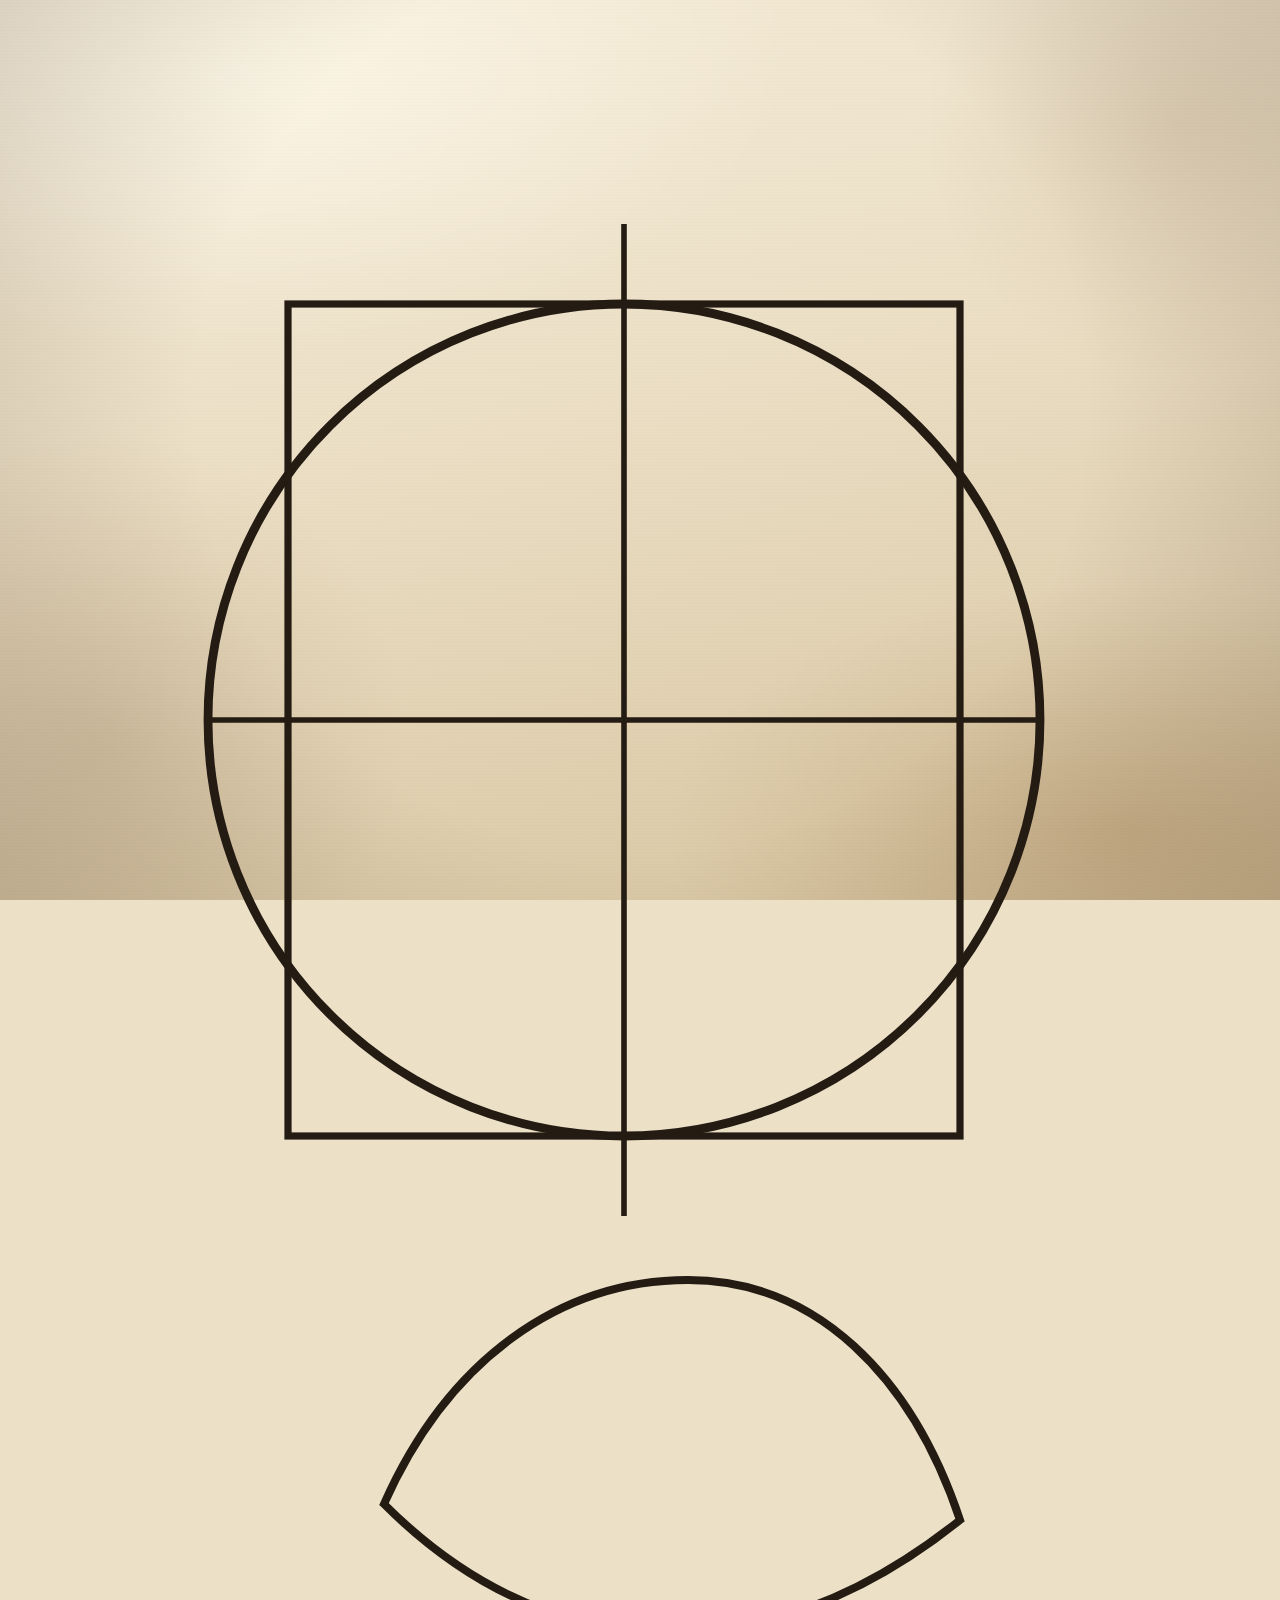
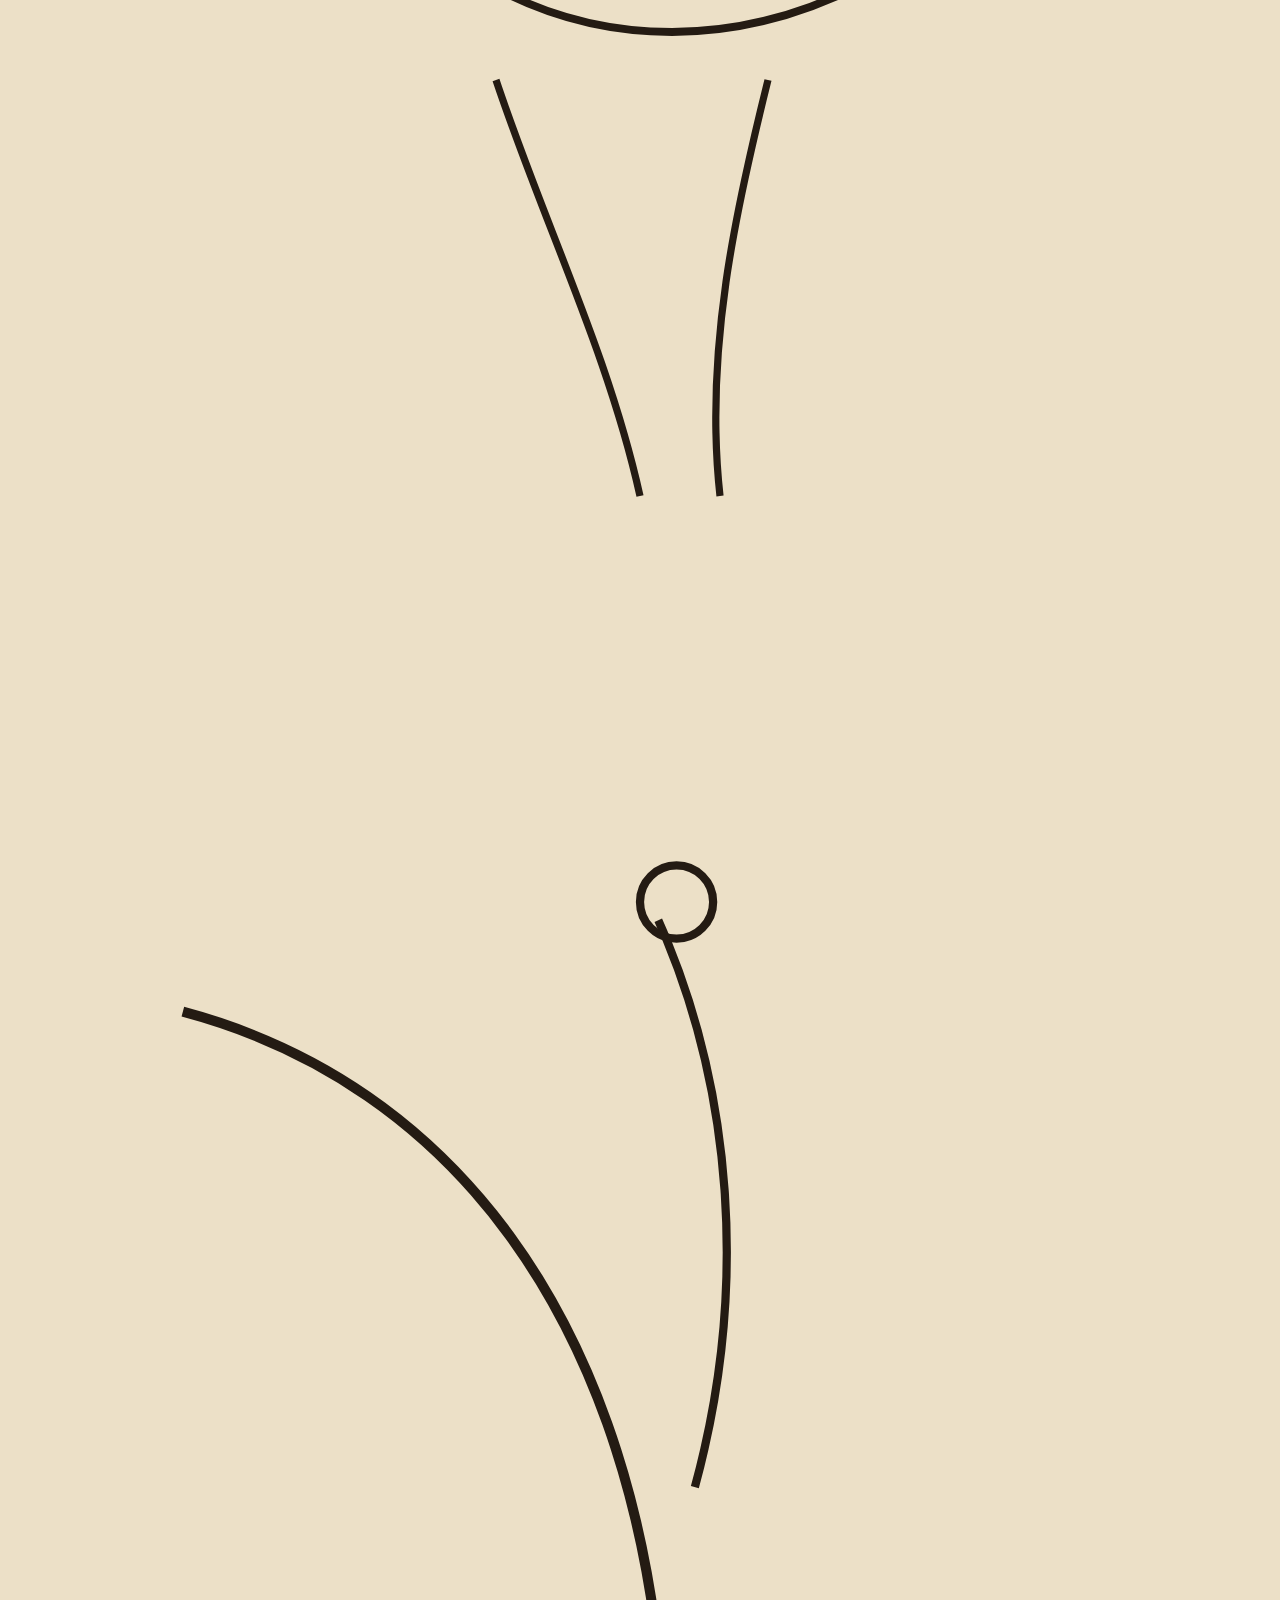
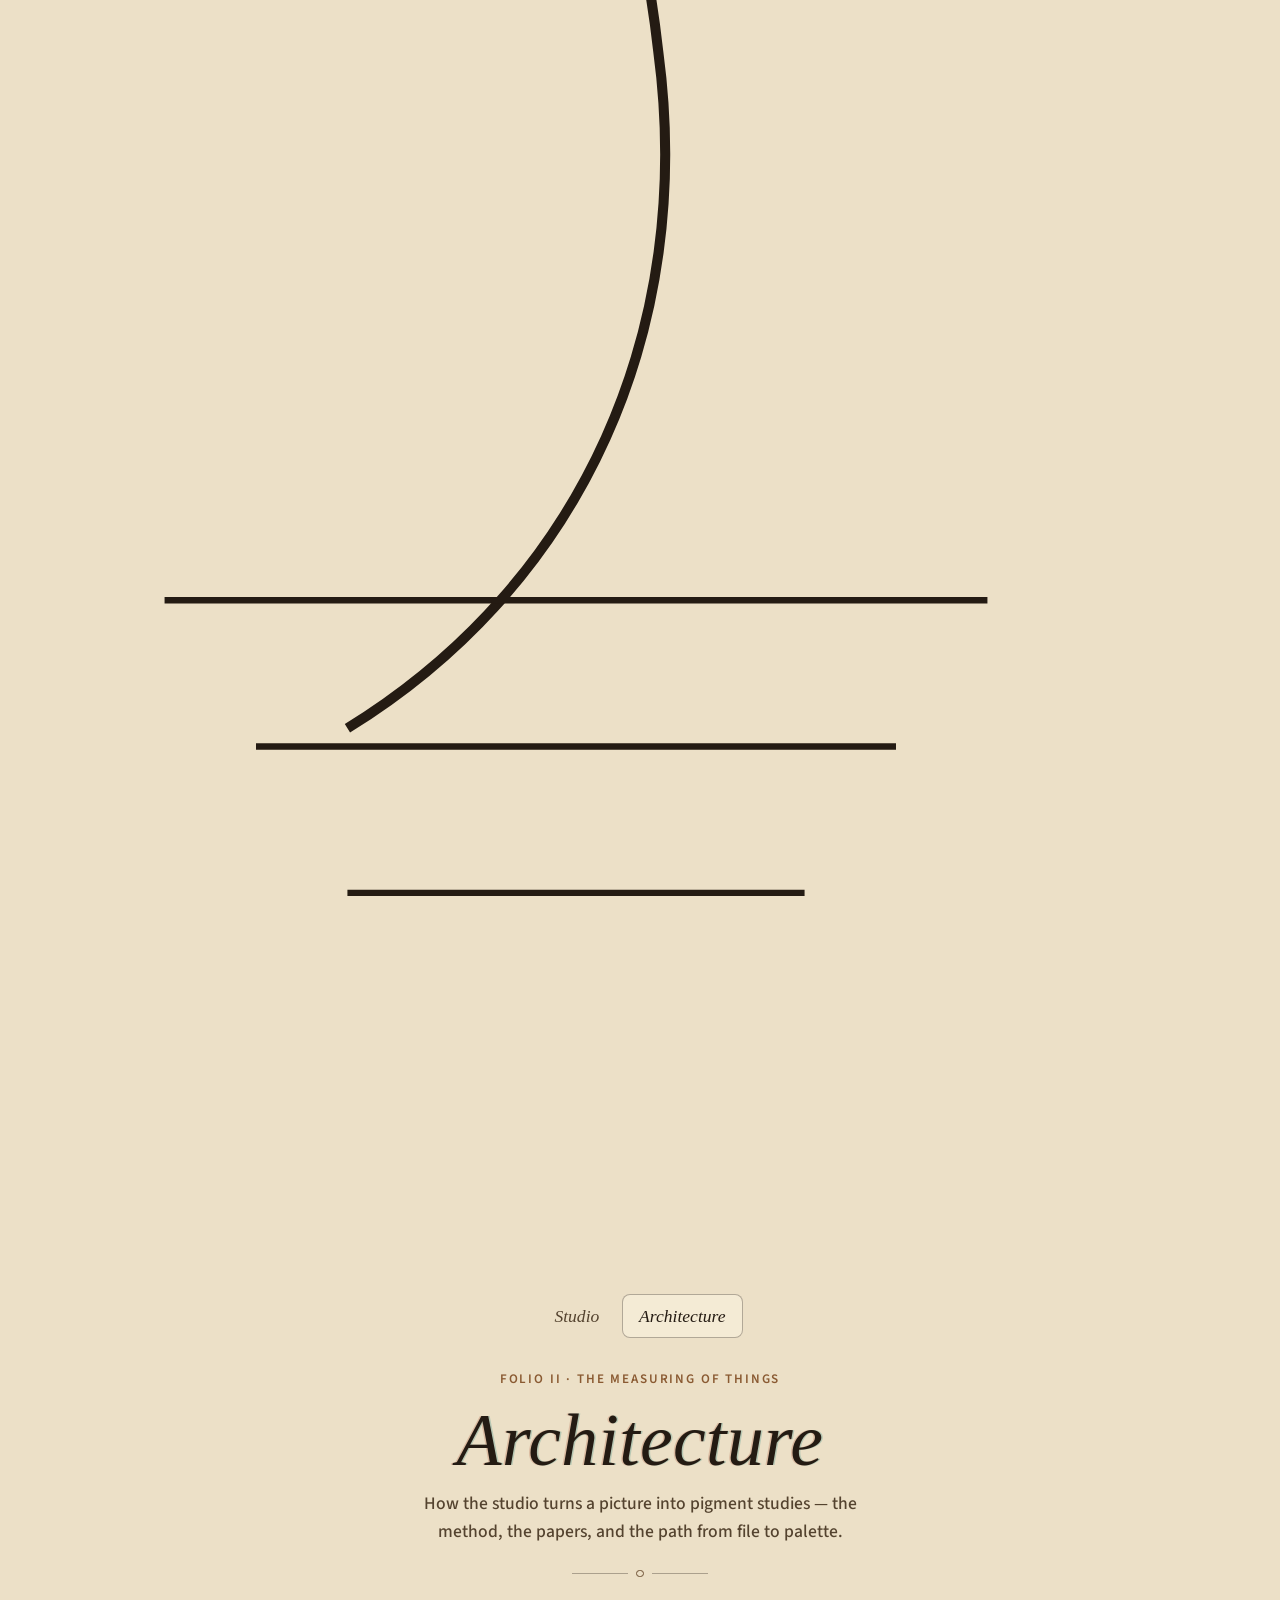
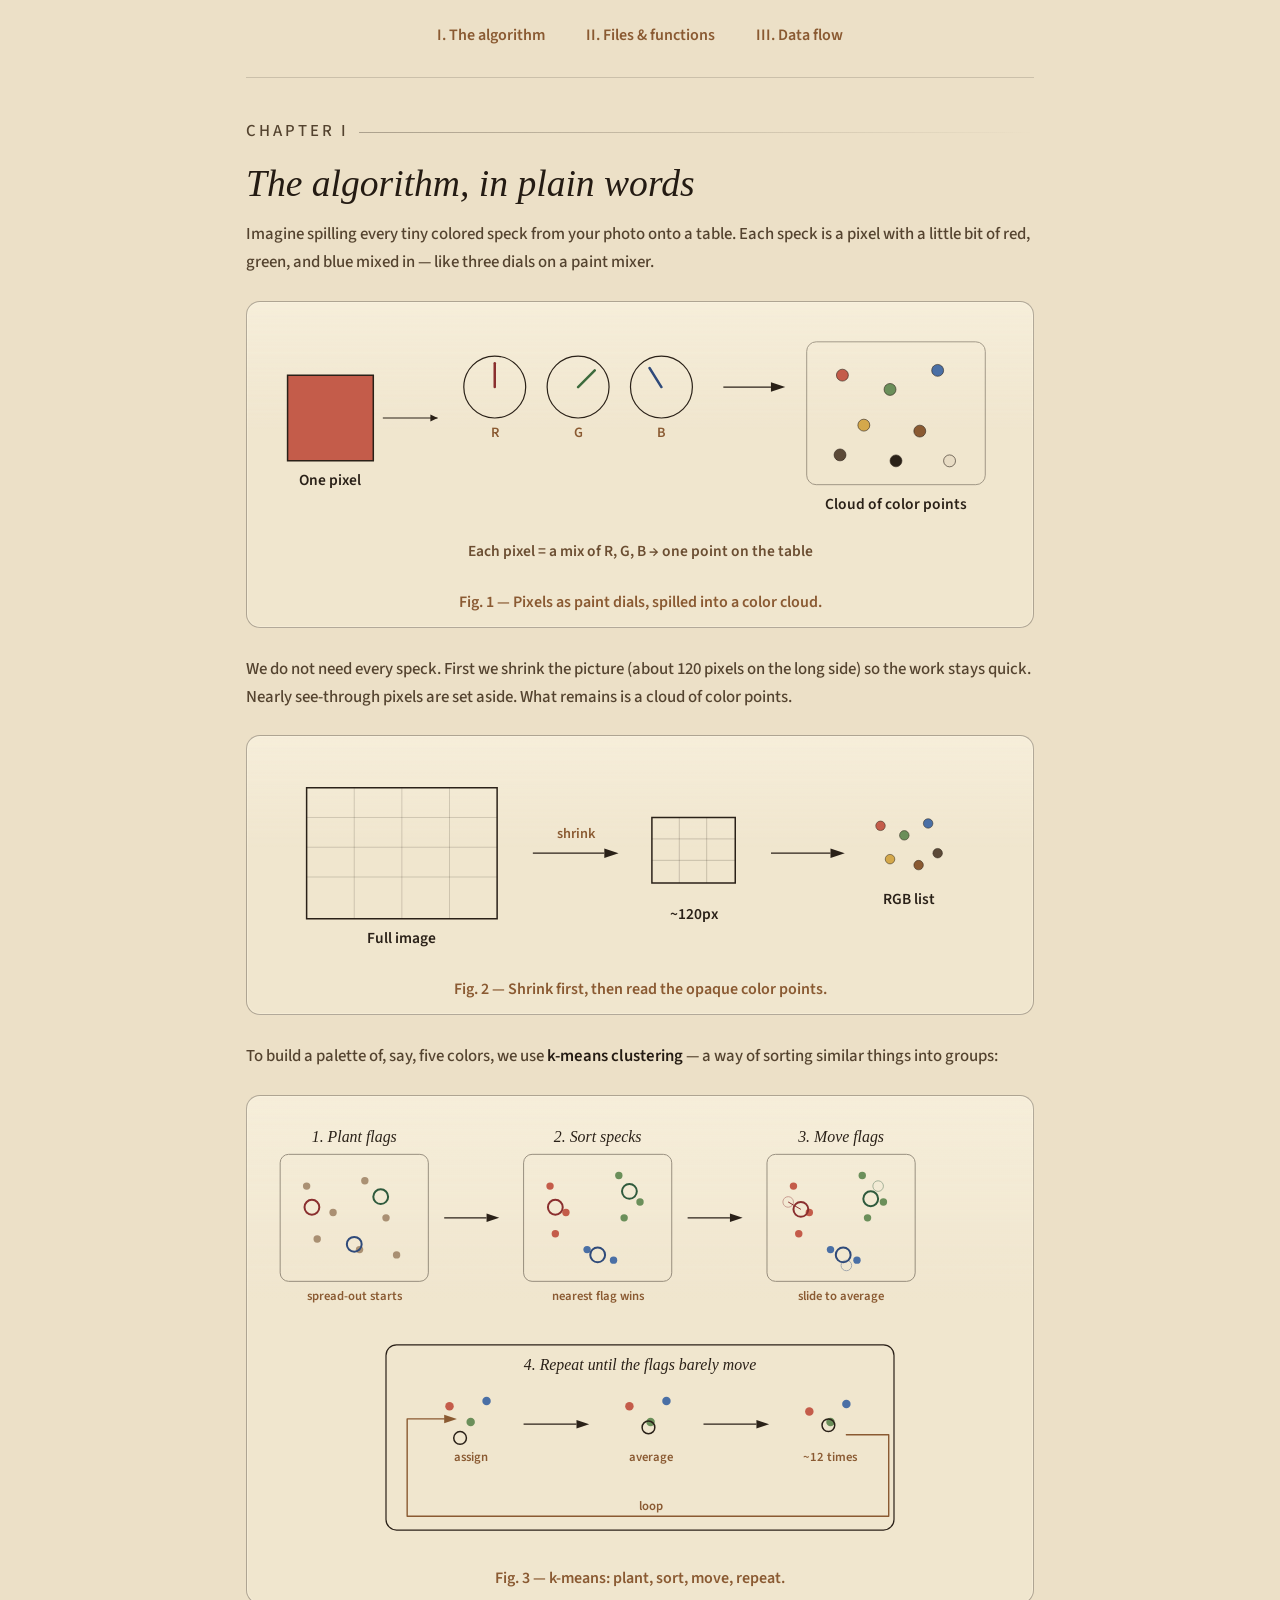
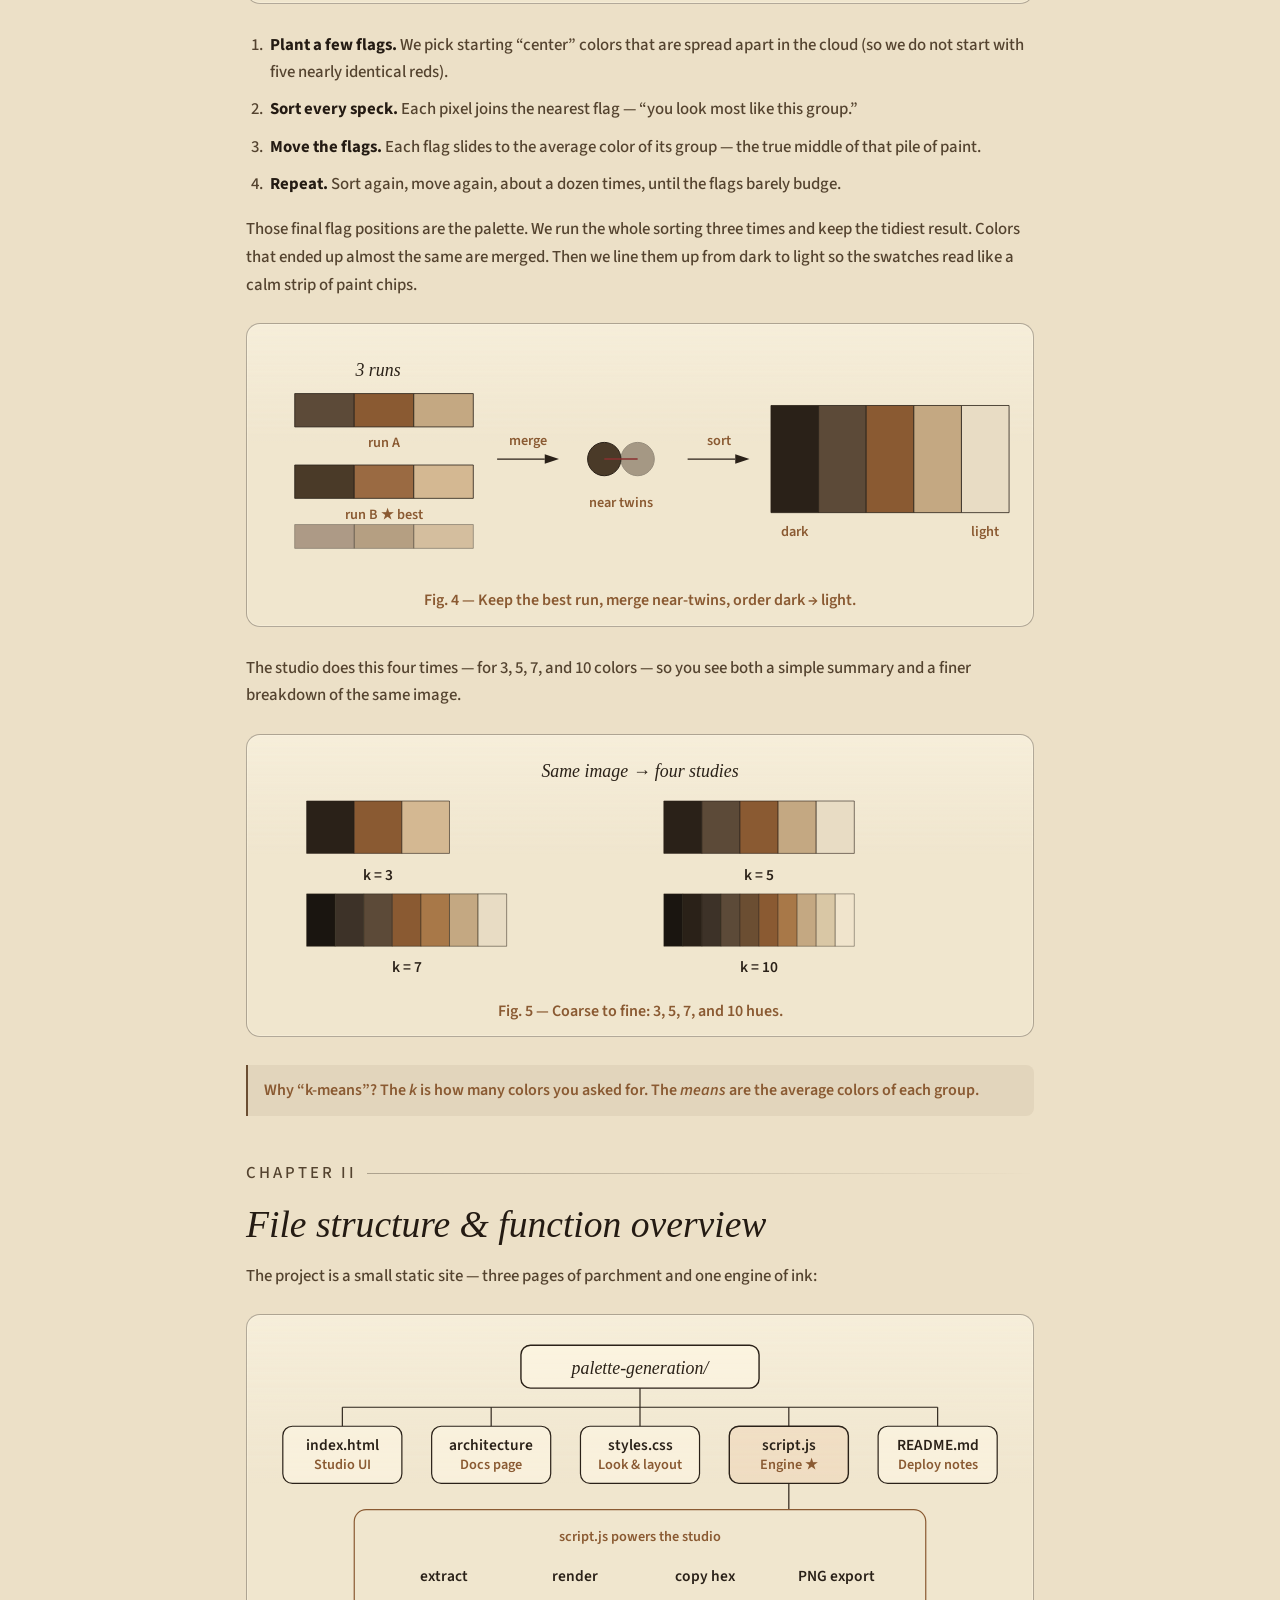
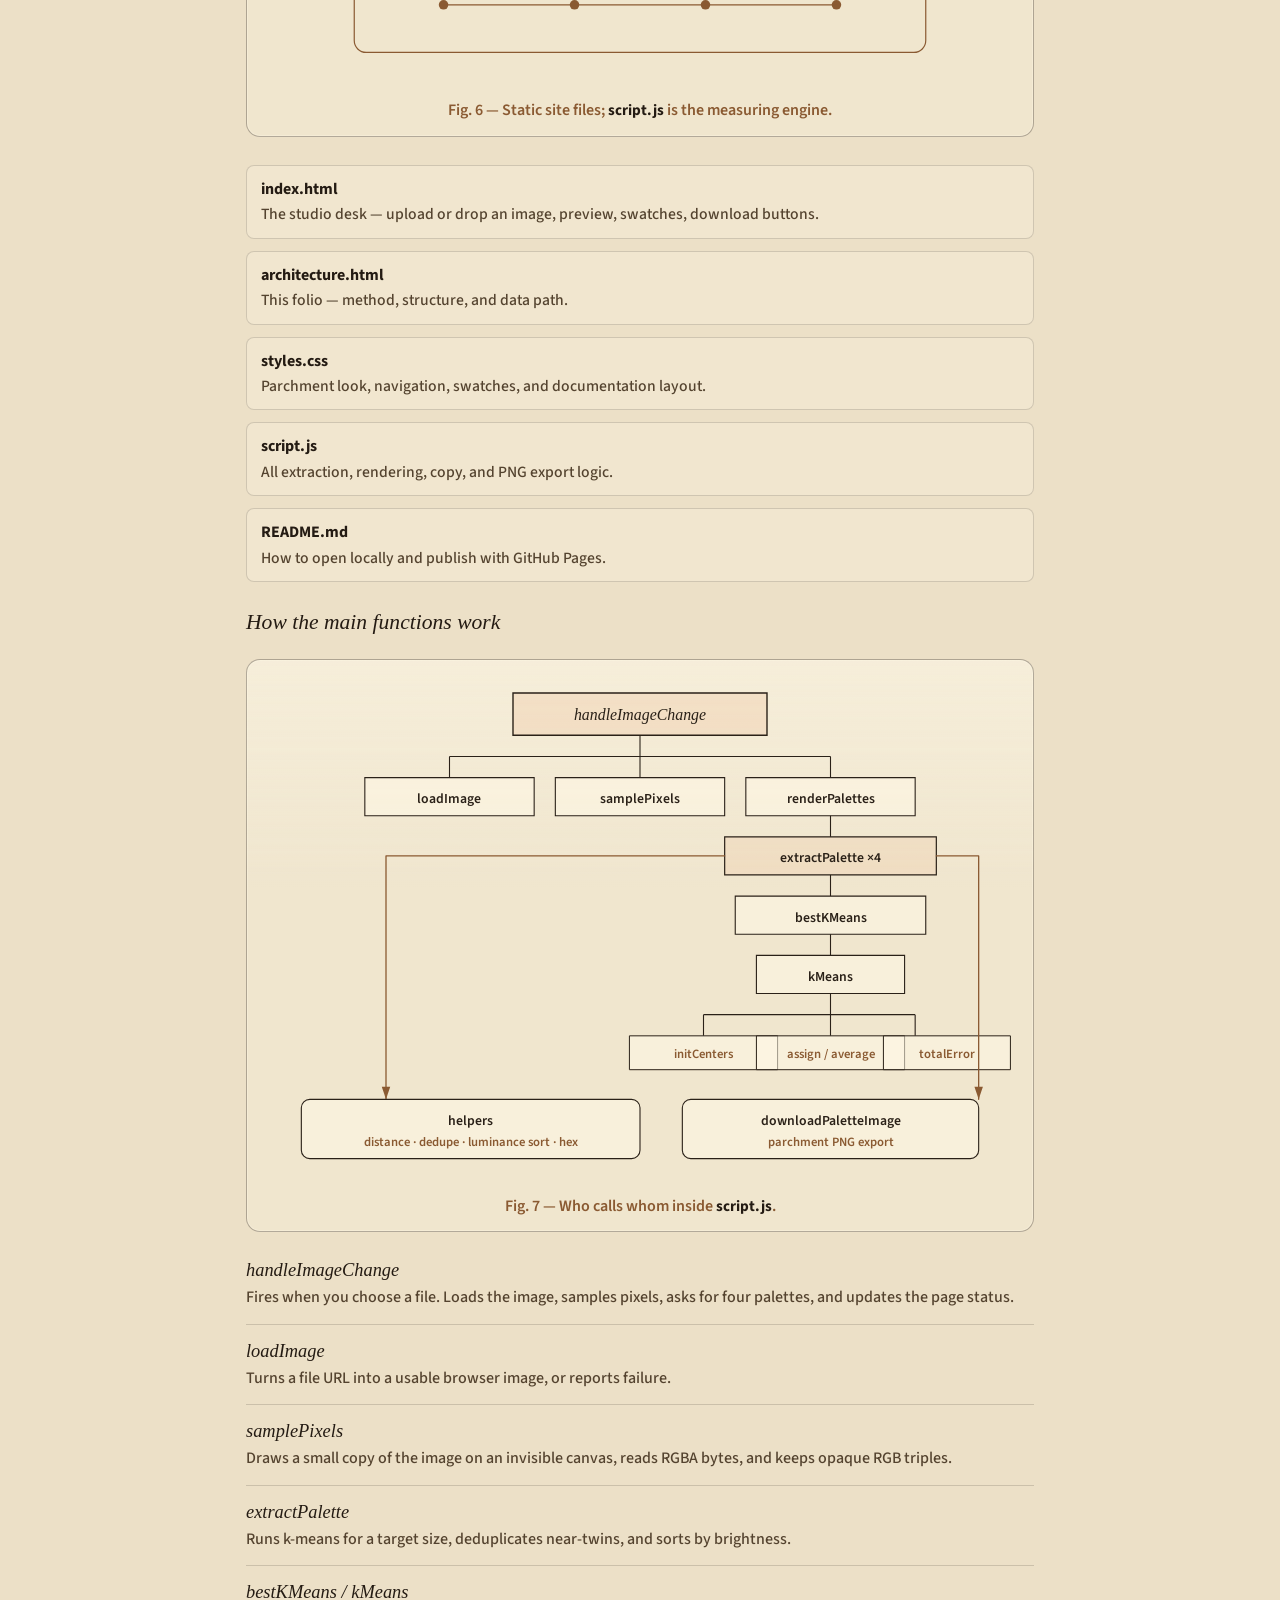
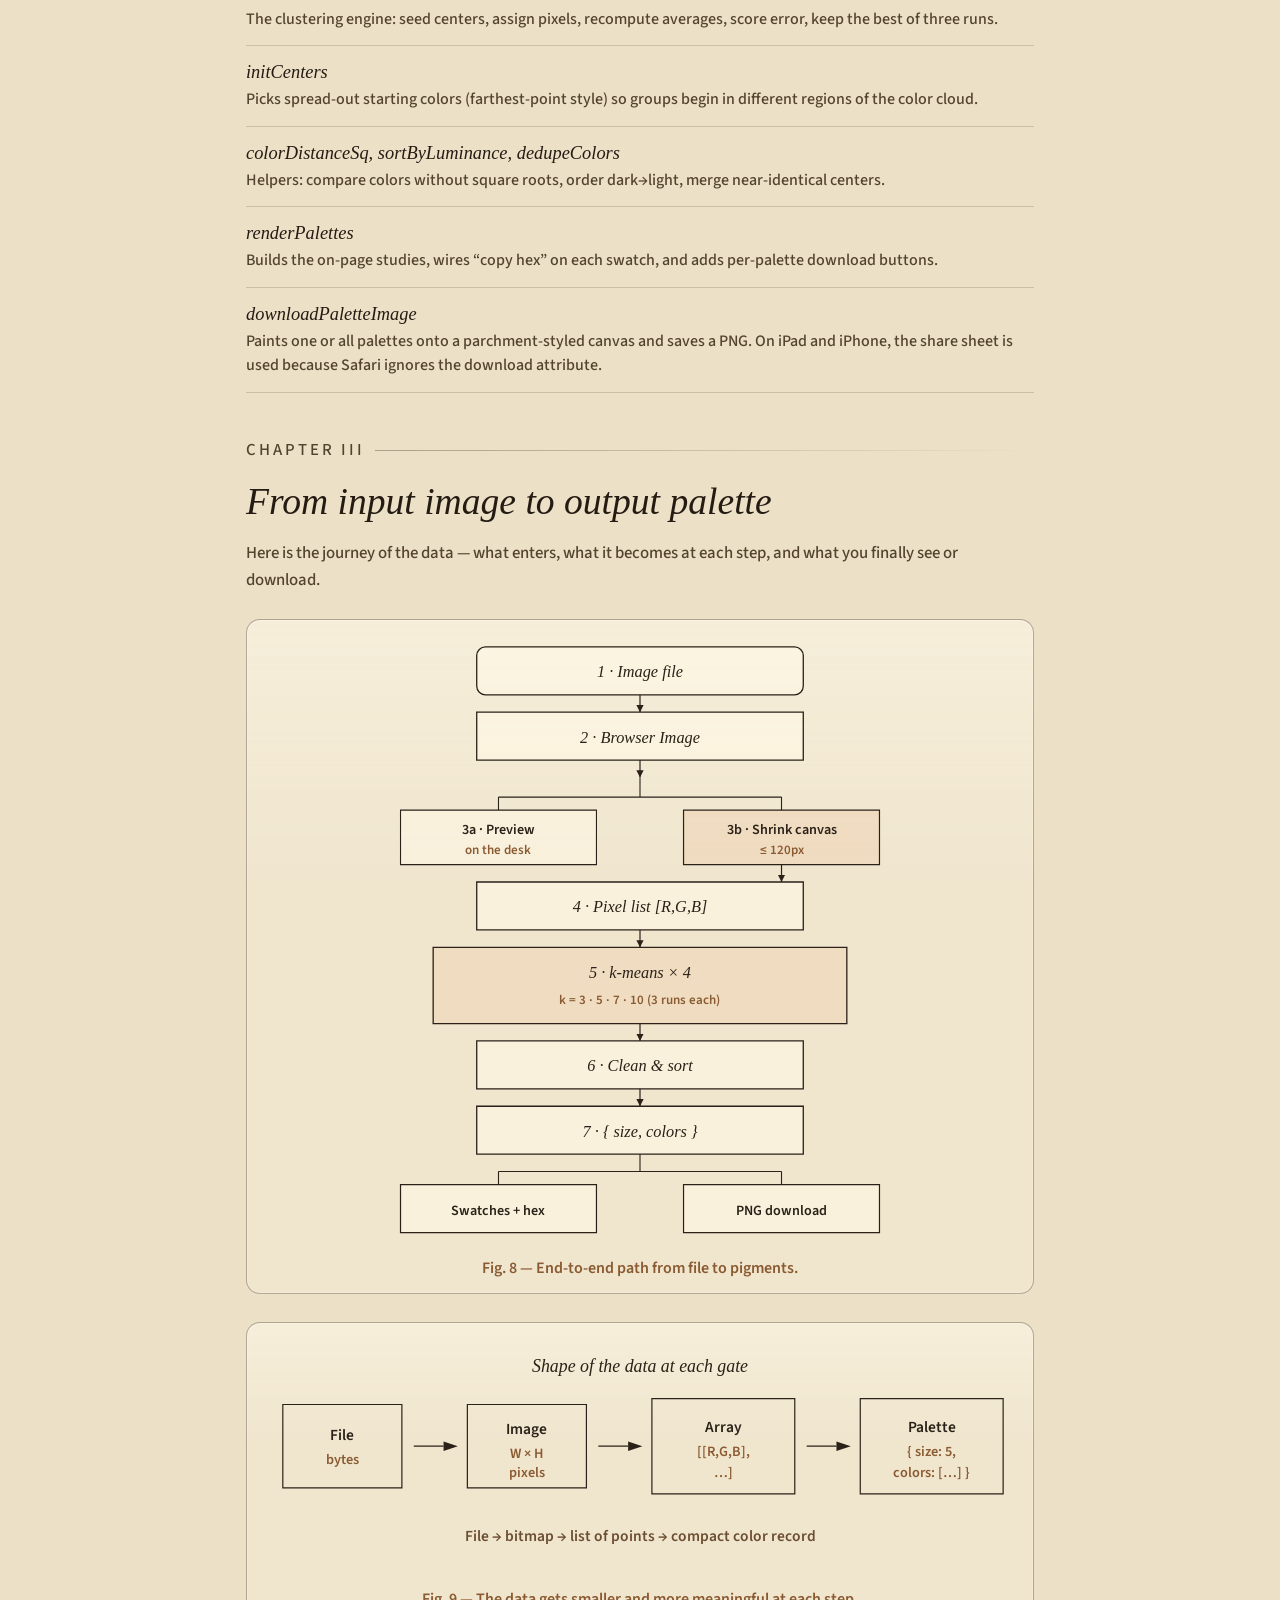
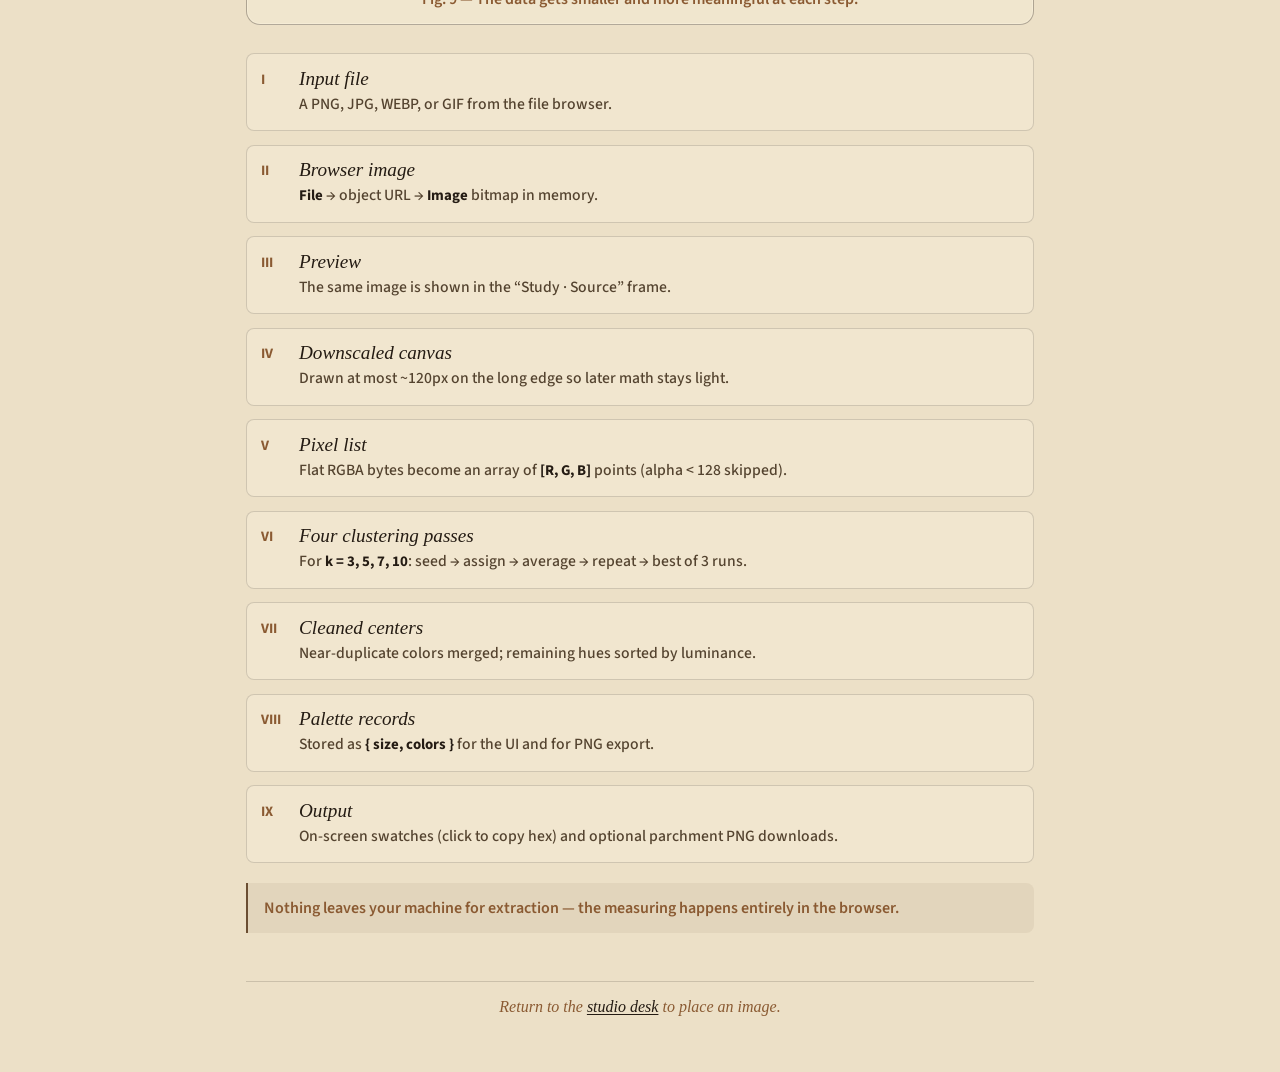
<file: architecture.html>
<!DOCTYPE html>
<html lang="en">
  <head>
    <meta charset="UTF-8" />
    <meta name="viewport" content="width=device-width, initial-scale=1, viewport-fit=cover" />
    <title>Architecture — Codex of Colour</title>
    <link rel="preconnect" href="https://fonts.googleapis.com" />
    <link rel="preconnect" href="https://fonts.gstatic.com" crossorigin />
    <link
      href="https://fonts.googleapis.com/css2?family=IM+Fell+English:ital@0;1&family=Source+Sans+3:ital,wght@0,500;0,600;0,700;1,500;1,600&display=swap"
      rel="stylesheet"
    />
    <link rel="stylesheet" href="styles.css" />
  </head>
  <body>
    <div class="parchment" aria-hidden="true"></div>
    <svg class="sketch-ornament sketch-ornament--left" viewBox="0 0 160 280" aria-hidden="true">
      <circle cx="78" cy="90" r="52" fill="none" stroke="currentColor" stroke-width="1.1" />
      <rect x="36" y="38" width="84" height="104" fill="none" stroke="currentColor" stroke-width="0.9" />
      <line x1="78" y1="28" x2="78" y2="152" stroke="currentColor" stroke-width="0.7" />
      <line x1="26" y1="90" x2="130" y2="90" stroke="currentColor" stroke-width="0.7" />
      <path
        d="M48 188c8-18 22-28 38-28s28 12 34 30c-10 8-22 14-36 14s-26-6-36-16z"
        fill="none"
        stroke="currentColor"
        stroke-width="1"
      />
      <path d="M62 210c6 18 14 34 18 52" fill="none" stroke="currentColor" stroke-width="0.9" />
      <path d="M96 210c-4 16-8 34-6 52" fill="none" stroke="currentColor" stroke-width="0.9" />
    </svg>
    <svg class="sketch-ornament sketch-ornament--right" viewBox="0 0 140 240" aria-hidden="true">
      <path
        d="M20 40c30 8 48 34 52 70 4 30-8 58-34 74"
        fill="none"
        stroke="currentColor"
        stroke-width="1.1"
      />
      <path d="M72 30c8 18 10 40 4 62" fill="none" stroke="currentColor" stroke-width="0.9" />
      <circle cx="74" cy="28" r="4" fill="none" stroke="currentColor" stroke-width="0.9" />
      <path d="M18 170h90M28 186h70M38 202h50" stroke="currentColor" stroke-width="0.7" />
    </svg>

    <div class="page page--docs">
      <nav class="site-nav" aria-label="Primary">
        <a href="index.html">Studio</a>
        <a href="architecture.html" aria-current="page">Architecture</a>
      </nav>

      <header class="header">
        <p class="folio">Folio II · The Measuring of Things</p>
        <h1 class="brand">Architecture</h1>
        <p class="tagline">
          How the studio turns a picture into pigment studies — the method, the papers, and the path
          from file to palette.
        </p>
        <div class="rule" aria-hidden="true">
          <span></span>
          <span></span>
          <span></span>
        </div>
      </header>

      <nav class="toc" aria-label="On this page">
        <a href="#algorithm">I. The algorithm</a>
        <a href="#structure">II. Files &amp; functions</a>
        <a href="#data-flow">III. Data flow</a>
      </nav>

      <main class="docs">
        <section id="algorithm" class="doc-section">
          <p class="section-label">Chapter I</p>
          <h2>The algorithm, in plain words</h2>
          <p>
            Imagine spilling every tiny colored speck from your photo onto a table. Each speck is a
            pixel with a little bit of red, green, and blue mixed in — like three dials on a paint
            mixer.
          </p>

          <figure class="diagram">
            <svg viewBox="0 0 640 220" role="img" aria-labelledby="diag-pixel-title diag-pixel-desc">
              <title id="diag-pixel-title">A pixel as three paint dials</title>
              <desc id="diag-pixel-desc">
                One pixel square connected to red, green, and blue dials that mix into a color point
                on a table of many points.
              </desc>
              <defs>
                <marker id="arrow" markerWidth="8" markerHeight="8" refX="6" refY="3" orient="auto">
                  <path d="M0,0 L6,3 L0,6 Z" fill="#2a2118" />
                </marker>
              </defs>
              <rect x="24" y="48" width="72" height="72" fill="#c45c4a" stroke="#2a2118" stroke-width="1.5" />
              <text x="60" y="140" text-anchor="middle" class="diagram-label">One pixel</text>

              <path d="M104 84 H150" stroke="#2a2118" stroke-width="1.2" fill="none" marker-end="url(#arrow)" />

              <g transform="translate(170,30)">
                <circle cx="28" cy="28" r="26" fill="none" stroke="#2a2118" stroke-width="1.2" />
                <line x1="28" y1="28" x2="28" y2="8" stroke="#8a2f2f" stroke-width="2.5" stroke-linecap="round" />
                <text x="28" y="70" text-anchor="middle" class="diagram-note">R</text>
              </g>
              <g transform="translate(240,30)">
                <circle cx="28" cy="28" r="26" fill="none" stroke="#2a2118" stroke-width="1.2" />
                <line x1="28" y1="28" x2="42" y2="14" stroke="#3d6b3d" stroke-width="2.5" stroke-linecap="round" />
                <text x="28" y="70" text-anchor="middle" class="diagram-note">G</text>
              </g>
              <g transform="translate(310,30)">
                <circle cx="28" cy="28" r="26" fill="none" stroke="#2a2118" stroke-width="1.2" />
                <line x1="28" y1="28" x2="18" y2="12" stroke="#2f4a7a" stroke-width="2.5" stroke-linecap="round" />
                <text x="28" y="70" text-anchor="middle" class="diagram-note">B</text>
              </g>

              <path d="M390 58 H430" stroke="#2a2118" stroke-width="1.2" fill="none" />
              <polygon points="430,54 442,58 430,62" fill="#2a2118" />

              <g transform="translate(460,20)">
                <rect x="0" y="0" width="150" height="120" fill="none" stroke="#2a2118" stroke-width="1" opacity="0.4" rx="8" />
                <circle cx="30" cy="28" r="5" fill="#c45c4a" stroke="#2a2118" stroke-width="0.6" />
                <circle cx="70" cy="40" r="5" fill="#6b8f5a" stroke="#2a2118" stroke-width="0.6" />
                <circle cx="110" cy="24" r="5" fill="#4a6fa5" stroke="#2a2118" stroke-width="0.6" />
                <circle cx="48" cy="70" r="5" fill="#d4a84b" stroke="#2a2118" stroke-width="0.6" />
                <circle cx="95" cy="75" r="5" fill="#8a5a32" stroke="#2a2118" stroke-width="0.6" />
                <circle cx="28" cy="95" r="5" fill="#5c4a38" stroke="#2a2118" stroke-width="0.6" />
                <circle cx="120" cy="100" r="5" fill="#e8dcc4" stroke="#2a2118" stroke-width="0.6" />
                <circle cx="75" cy="100" r="5" fill="#2a2118" stroke="#2a2118" stroke-width="0.6" />
              </g>
              <text x="535" y="160" text-anchor="middle" class="diagram-label">Cloud of color points</text>
              <text x="320" y="200" text-anchor="middle" class="diagram-caption">
                Each pixel = a mix of R, G, B → one point on the table
              </text>
            </svg>
            <figcaption>Fig. 1 — Pixels as paint dials, spilled into a color cloud.</figcaption>
          </figure>

          <p>
            We do not need every speck. First we shrink the picture (about 120 pixels on the long
            side) so the work stays quick. Nearly see-through pixels are set aside. What remains is
            a cloud of color points.
          </p>

          <figure class="diagram">
            <svg viewBox="0 0 640 180" role="img" aria-labelledby="diag-shrink-title">
              <title id="diag-shrink-title">Shrinking the image before sampling</title>
              <rect x="40" y="30" width="160" height="110" fill="none" stroke="#2a2118" stroke-width="1.5" />
              <line x1="40" y1="55" x2="200" y2="55" stroke="#2a2118" stroke-width="0.5" opacity="0.35" />
              <line x1="40" y1="80" x2="200" y2="80" stroke="#2a2118" stroke-width="0.5" opacity="0.35" />
              <line x1="40" y1="105" x2="200" y2="105" stroke="#2a2118" stroke-width="0.5" opacity="0.35" />
              <line x1="80" y1="30" x2="80" y2="140" stroke="#2a2118" stroke-width="0.5" opacity="0.35" />
              <line x1="120" y1="30" x2="120" y2="140" stroke="#2a2118" stroke-width="0.5" opacity="0.35" />
              <line x1="160" y1="30" x2="160" y2="140" stroke="#2a2118" stroke-width="0.5" opacity="0.35" />
              <text x="120" y="160" text-anchor="middle" class="diagram-label">Full image</text>

              <path d="M230 85 H290" stroke="#2a2118" stroke-width="1.3" fill="none" />
              <polygon points="290,81 302,85 290,89" fill="#2a2118" />
              <text x="266" y="72" text-anchor="middle" class="diagram-note">shrink</text>

              <rect x="330" y="55" width="70" height="55" fill="none" stroke="#2a2118" stroke-width="1.5" />
              <line x1="330" y1="73" x2="400" y2="73" stroke="#2a2118" stroke-width="0.5" opacity="0.4" />
              <line x1="330" y1="91" x2="400" y2="91" stroke="#2a2118" stroke-width="0.5" opacity="0.4" />
              <line x1="353" y1="55" x2="353" y2="110" stroke="#2a2118" stroke-width="0.5" opacity="0.4" />
              <line x1="376" y1="55" x2="376" y2="110" stroke="#2a2118" stroke-width="0.5" opacity="0.4" />
              <text x="365" y="140" text-anchor="middle" class="diagram-label">~120px</text>

              <path d="M430 85 H480" stroke="#2a2118" stroke-width="1.3" fill="none" />
              <polygon points="480,81 492,85 480,89" fill="#2a2118" />

              <g transform="translate(510,50)">
                <circle cx="12" cy="12" r="4" fill="#c45c4a" stroke="#2a2118" stroke-width="0.5" />
                <circle cx="32" cy="20" r="4" fill="#6b8f5a" stroke="#2a2118" stroke-width="0.5" />
                <circle cx="52" cy="10" r="4" fill="#4a6fa5" stroke="#2a2118" stroke-width="0.5" />
                <circle cx="20" cy="40" r="4" fill="#d4a84b" stroke="#2a2118" stroke-width="0.5" />
                <circle cx="44" cy="45" r="4" fill="#8a5a32" stroke="#2a2118" stroke-width="0.5" />
                <circle cx="60" cy="35" r="4" fill="#5c4a38" stroke="#2a2118" stroke-width="0.5" />
                <text x="36" y="78" text-anchor="middle" class="diagram-label">RGB list</text>
              </g>
            </svg>
            <figcaption>Fig. 2 — Shrink first, then read the opaque color points.</figcaption>
          </figure>

          <p>
            To build a palette of, say, five colors, we use
            <strong>k-means clustering</strong> — a way of sorting similar things into groups:
          </p>

          <figure class="diagram diagram--wide">
            <svg viewBox="0 0 720 420" role="img" aria-labelledby="diag-kmeans-title diag-kmeans-desc">
              <title id="diag-kmeans-title">Four steps of k-means</title>
              <desc id="diag-kmeans-desc">
                Plant flags, assign points to nearest flag, move flags to group averages, then
                repeat until stable.
              </desc>

              <!-- Step 1 -->
              <text x="90" y="28" text-anchor="middle" class="diagram-step">1. Plant flags</text>
              <rect x="20" y="40" width="140" height="120" fill="none" stroke="#2a2118" stroke-width="1" opacity="0.45" rx="8" />
              <circle cx="45" cy="70" r="3.5" fill="#8a6a4a" opacity="0.7" />
              <circle cx="70" cy="95" r="3.5" fill="#8a6a4a" opacity="0.7" />
              <circle cx="55" cy="120" r="3.5" fill="#8a6a4a" opacity="0.7" />
              <circle cx="100" cy="65" r="3.5" fill="#8a6a4a" opacity="0.7" />
              <circle cx="120" cy="100" r="3.5" fill="#8a6a4a" opacity="0.7" />
              <circle cx="95" cy="130" r="3.5" fill="#8a6a4a" opacity="0.7" />
              <circle cx="130" cy="135" r="3.5" fill="#8a6a4a" opacity="0.7" />
              <circle cx="50" cy="90" r="7" fill="none" stroke="#8a2f2f" stroke-width="2" />
              <circle cx="115" cy="80" r="7" fill="none" stroke="#2f5a3d" stroke-width="2" />
              <circle cx="90" cy="125" r="7" fill="none" stroke="#2f4a7a" stroke-width="2" />
              <text x="90" y="178" text-anchor="middle" class="diagram-note">spread-out starts</text>

              <path d="M175 100 H215" stroke="#2a2118" stroke-width="1.2" />
              <polygon points="215,96 227,100 215,104" fill="#2a2118" />

              <!-- Step 2 -->
              <text x="320" y="28" text-anchor="middle" class="diagram-step">2. Sort specks</text>
              <rect x="250" y="40" width="140" height="120" fill="none" stroke="#2a2118" stroke-width="1" opacity="0.45" rx="8" />
              <circle cx="275" cy="70" r="3.5" fill="#c45c4a" />
              <circle cx="290" cy="95" r="3.5" fill="#c45c4a" />
              <circle cx="280" cy="115" r="3.5" fill="#c45c4a" />
              <circle cx="340" cy="60" r="3.5" fill="#6b8f5a" />
              <circle cx="360" cy="85" r="3.5" fill="#6b8f5a" />
              <circle cx="345" cy="100" r="3.5" fill="#6b8f5a" />
              <circle cx="310" cy="130" r="3.5" fill="#4a6fa5" />
              <circle cx="335" cy="140" r="3.5" fill="#4a6fa5" />
              <circle cx="280" cy="90" r="7" fill="none" stroke="#8a2f2f" stroke-width="2" />
              <circle cx="350" cy="75" r="7" fill="none" stroke="#2f5a3d" stroke-width="2" />
              <circle cx="320" cy="135" r="7" fill="none" stroke="#2f4a7a" stroke-width="2" />
              <text x="320" y="178" text-anchor="middle" class="diagram-note">nearest flag wins</text>

              <path d="M405 100 H445" stroke="#2a2118" stroke-width="1.2" />
              <polygon points="445,96 457,100 445,104" fill="#2a2118" />

              <!-- Step 3 -->
              <text x="550" y="28" text-anchor="middle" class="diagram-step">3. Move flags</text>
              <rect x="480" y="40" width="140" height="120" fill="none" stroke="#2a2118" stroke-width="1" opacity="0.45" rx="8" />
              <circle cx="505" cy="70" r="3.5" fill="#c45c4a" />
              <circle cx="520" cy="95" r="3.5" fill="#c45c4a" />
              <circle cx="510" cy="115" r="3.5" fill="#c45c4a" />
              <circle cx="570" cy="60" r="3.5" fill="#6b8f5a" />
              <circle cx="590" cy="85" r="3.5" fill="#6b8f5a" />
              <circle cx="575" cy="100" r="3.5" fill="#6b8f5a" />
              <circle cx="540" cy="130" r="3.5" fill="#4a6fa5" />
              <circle cx="565" cy="140" r="3.5" fill="#4a6fa5" />
              <circle cx="500" cy="85" r="5" fill="none" stroke="#8a2f2f" stroke-width="1" opacity="0.4" />
              <circle cx="512" cy="92" r="7" fill="none" stroke="#8a2f2f" stroke-width="2" />
              <path d="M500 85 L512 92" stroke="#8a2f2f" stroke-width="1" />
              <circle cx="585" cy="70" r="5" fill="none" stroke="#2f5a3d" stroke-width="1" opacity="0.4" />
              <circle cx="578" cy="82" r="7" fill="none" stroke="#2f5a3d" stroke-width="2" />
              <circle cx="555" cy="145" r="5" fill="none" stroke="#2f4a7a" stroke-width="1" opacity="0.4" />
              <circle cx="552" cy="135" r="7" fill="none" stroke="#2f4a7a" stroke-width="2" />
              <text x="550" y="178" text-anchor="middle" class="diagram-note">slide to average</text>

              <!-- Step 4 loop -->
              <rect x="120" y="220" width="480" height="175" fill="none" stroke="#2a2118" stroke-width="1.2" rx="10" />
              <text x="360" y="244" text-anchor="middle" class="diagram-step">4. Repeat until the flags barely move</text>

              <g transform="translate(160,258)">
                <circle cx="20" cy="20" r="4" fill="#c45c4a" />
                <circle cx="40" cy="35" r="4" fill="#6b8f5a" />
                <circle cx="55" cy="15" r="4" fill="#4a6fa5" />
                <circle cx="30" cy="50" r="6" fill="none" stroke="#2a2118" stroke-width="1.5" />
                <text x="40" y="72" text-anchor="middle" class="diagram-note">assign</text>
              </g>
              <path d="M250 295 H300" stroke="#2a2118" stroke-width="1.2" />
              <polygon points="300,291 312,295 300,299" fill="#2a2118" />
              <g transform="translate(330,258)">
                <circle cx="20" cy="20" r="4" fill="#c45c4a" />
                <circle cx="40" cy="35" r="4" fill="#6b8f5a" />
                <circle cx="55" cy="15" r="4" fill="#4a6fa5" />
                <circle cx="38" cy="40" r="6" fill="none" stroke="#2a2118" stroke-width="1.5" />
                <text x="40" y="72" text-anchor="middle" class="diagram-note">average</text>
              </g>
              <path d="M420 295 H470" stroke="#2a2118" stroke-width="1.2" />
              <polygon points="470,291 482,295 470,299" fill="#2a2118" />
              <g transform="translate(500,258)">
                <circle cx="20" cy="25" r="4" fill="#c45c4a" />
                <circle cx="40" cy="35" r="4" fill="#6b8f5a" />
                <circle cx="55" cy="18" r="4" fill="#4a6fa5" />
                <circle cx="38" cy="38" r="6" fill="none" stroke="#2a2118" stroke-width="1.5" />
                <text x="40" y="72" text-anchor="middle" class="diagram-note">~12 times</text>
              </g>

              <!-- Return path runs under the labels, then up beside "assign" -->
              <path
                d="M555 305 H595 V382 H140 V290 H175"
                fill="none"
                stroke="#8a5a32"
                stroke-width="1.4"
                stroke-linecap="round"
                stroke-linejoin="round"
              />
              <polygon points="175,286 187,290 175,294" fill="#8a5a32" />
              <text x="370" y="376" text-anchor="middle" class="diagram-note">loop</text>
            </svg>
            <figcaption>Fig. 3 — k-means: plant, sort, move, repeat.</figcaption>
          </figure>

          <ol class="ink-list">
            <li>
              <strong>Plant a few flags.</strong> We pick starting “center” colors that are spread
              apart in the cloud (so we do not start with five nearly identical reds).
            </li>
            <li>
              <strong>Sort every speck.</strong> Each pixel joins the nearest flag — “you look most
              like this group.”
            </li>
            <li>
              <strong>Move the flags.</strong> Each flag slides to the average color of its group —
              the true middle of that pile of paint.
            </li>
            <li>
              <strong>Repeat.</strong> Sort again, move again, about a dozen times, until the flags
              barely budge.
            </li>
          </ol>

          <p>
            Those final flag positions are the palette. We run the whole sorting three times and
            keep the tidiest result. Colors that ended up almost the same are merged. Then we line
            them up from dark to light so the swatches read like a calm strip of paint chips.
          </p>

          <figure class="diagram">
            <svg viewBox="0 0 640 200" role="img" aria-labelledby="diag-finish-title">
              <title id="diag-finish-title">Best of three runs, dedupe, then sort dark to light</title>
              <text x="100" y="30" text-anchor="middle" class="diagram-step">3 runs</text>
              <rect x="30" y="45" width="50" height="28" fill="#5c4a38" stroke="#2a2118" stroke-width="0.8" />
              <rect x="80" y="45" width="50" height="28" fill="#8a5a32" stroke="#2a2118" stroke-width="0.8" />
              <rect x="130" y="45" width="50" height="28" fill="#c4a882" stroke="#2a2118" stroke-width="0.8" />
              <text x="105" y="90" text-anchor="middle" class="diagram-note">run A</text>
              <rect x="30" y="105" width="50" height="28" fill="#4a3a28" stroke="#2a2118" stroke-width="0.8" />
              <rect x="80" y="105" width="50" height="28" fill="#9a6a42" stroke="#2a2118" stroke-width="0.8" />
              <rect x="130" y="105" width="50" height="28" fill="#d4b892" stroke="#2a2118" stroke-width="0.8" />
              <text x="105" y="150" text-anchor="middle" class="diagram-note">run B ★ best</text>
              <rect x="30" y="155" width="50" height="20" fill="#6a5040" stroke="#2a2118" stroke-width="0.8" opacity="0.5" />
              <rect x="80" y="155" width="50" height="20" fill="#7a5a38" stroke="#2a2118" stroke-width="0.8" opacity="0.5" />
              <rect x="130" y="155" width="50" height="20" fill="#b89870" stroke="#2a2118" stroke-width="0.8" opacity="0.5" />

              <path d="M200 100 H240" stroke="#2a2118" stroke-width="1.2" />
              <polygon points="240,96 252,100 240,104" fill="#2a2118" />
              <text x="226" y="88" text-anchor="middle" class="diagram-note">merge</text>

              <g transform="translate(270,70)">
                <circle cx="20" cy="30" r="14" fill="#4a3a28" stroke="#2a2118" stroke-width="1" />
                <circle cx="48" cy="30" r="14" fill="#4a3a2c" stroke="#2a2118" stroke-width="1" opacity="0.45" />
                <text x="34" y="70" text-anchor="middle" class="diagram-note">near twins</text>
                <path d="M20 30 L48 30" stroke="#8a2f2f" stroke-width="1.5" />
              </g>

              <path d="M360 100 H400" stroke="#2a2118" stroke-width="1.2" />
              <polygon points="400,96 412,100 400,104" fill="#2a2118" />
              <text x="386" y="88" text-anchor="middle" class="diagram-note">sort</text>

              <g transform="translate(430,55)">
                <rect x="0" y="0" width="40" height="90" fill="#2a2118" stroke="#2a2118" stroke-width="0.8" />
                <rect x="40" y="0" width="40" height="90" fill="#5c4a38" stroke="#2a2118" stroke-width="0.8" />
                <rect x="80" y="0" width="40" height="90" fill="#8a5a32" stroke="#2a2118" stroke-width="0.8" />
                <rect x="120" y="0" width="40" height="90" fill="#c4a882" stroke="#2a2118" stroke-width="0.8" />
                <rect x="160" y="0" width="40" height="90" fill="#e8dcc4" stroke="#2a2118" stroke-width="0.8" />
                <text x="20" y="110" text-anchor="middle" class="diagram-note">dark</text>
                <text x="180" y="110" text-anchor="middle" class="diagram-note">light</text>
              </g>
            </svg>
            <figcaption>Fig. 4 — Keep the best run, merge near-twins, order dark → light.</figcaption>
          </figure>

          <p>
            The studio does this four times — for 3, 5, 7, and 10 colors — so you see both a simple
            summary and a finer breakdown of the same image.
          </p>

          <figure class="diagram">
            <svg viewBox="0 0 640 200" role="img" aria-labelledby="diag-sizes-title">
              <title id="diag-sizes-title">Four palette sizes from the same cloud</title>
              <text x="320" y="22" text-anchor="middle" class="diagram-step">Same image → four studies</text>

              <!-- 2×2 grid so every strip stays inside the frame -->
              <g transform="translate(40,42)">
                <rect width="40" height="44" fill="#2a2118" stroke="#2a2118" stroke-width="0.6" />
                <rect x="40" width="40" height="44" fill="#8a5a32" stroke="#2a2118" stroke-width="0.6" />
                <rect x="80" width="40" height="44" fill="#d4b892" stroke="#2a2118" stroke-width="0.6" />
                <text x="60" y="66" text-anchor="middle" class="diagram-label">k = 3</text>
              </g>

              <g transform="translate(340,42)">
                <rect width="32" height="44" fill="#2a2118" stroke="#2a2118" stroke-width="0.6" />
                <rect x="32" width="32" height="44" fill="#5c4a38" stroke="#2a2118" stroke-width="0.6" />
                <rect x="64" width="32" height="44" fill="#8a5a32" stroke="#2a2118" stroke-width="0.6" />
                <rect x="96" width="32" height="44" fill="#c4a882" stroke="#2a2118" stroke-width="0.6" />
                <rect x="128" width="32" height="44" fill="#e8dcc4" stroke="#2a2118" stroke-width="0.6" />
                <text x="80" y="66" text-anchor="middle" class="diagram-label">k = 5</text>
              </g>

              <g transform="translate(40,120)">
                <rect width="24" height="44" fill="#1a1510" stroke="#2a2118" stroke-width="0.5" />
                <rect x="24" width="24" height="44" fill="#3d3228" stroke="#2a2118" stroke-width="0.5" />
                <rect x="48" width="24" height="44" fill="#5c4a38" stroke="#2a2118" stroke-width="0.5" />
                <rect x="72" width="24" height="44" fill="#8a5a32" stroke="#2a2118" stroke-width="0.5" />
                <rect x="96" width="24" height="44" fill="#a87848" stroke="#2a2118" stroke-width="0.5" />
                <rect x="120" width="24" height="44" fill="#c4a882" stroke="#2a2118" stroke-width="0.5" />
                <rect x="144" width="24" height="44" fill="#e8dcc4" stroke="#2a2118" stroke-width="0.5" />
                <text x="84" y="66" text-anchor="middle" class="diagram-label">k = 7</text>
              </g>

              <g transform="translate(340,120)">
                <rect width="16" height="44" fill="#1a1510" stroke="#2a2118" stroke-width="0.4" />
                <rect x="16" width="16" height="44" fill="#2a2118" stroke="#2a2118" stroke-width="0.4" />
                <rect x="32" width="16" height="44" fill="#3d3228" stroke="#2a2118" stroke-width="0.4" />
                <rect x="48" width="16" height="44" fill="#5c4a38" stroke="#2a2118" stroke-width="0.4" />
                <rect x="64" width="16" height="44" fill="#6b4e32" stroke="#2a2118" stroke-width="0.4" />
                <rect x="80" width="16" height="44" fill="#8a5a32" stroke="#2a2118" stroke-width="0.4" />
                <rect x="96" width="16" height="44" fill="#a87848" stroke="#2a2118" stroke-width="0.4" />
                <rect x="112" width="16" height="44" fill="#c4a882" stroke="#2a2118" stroke-width="0.4" />
                <rect x="128" width="16" height="44" fill="#d9c7a5" stroke="#2a2118" stroke-width="0.4" />
                <rect x="144" width="16" height="44" fill="#f0e4cc" stroke="#2a2118" stroke-width="0.4" />
                <text x="80" y="66" text-anchor="middle" class="diagram-label">k = 10</text>
              </g>
            </svg>
            <figcaption>Fig. 5 — Coarse to fine: 3, 5, 7, and 10 hues.</figcaption>
          </figure>

          <aside class="marginalia">
            Why “k-means”? The <em>k</em> is how many colors you asked for. The
            <em>means</em> are the average colors of each group.
          </aside>
        </section>

        <section id="structure" class="doc-section">
          <p class="section-label">Chapter II</p>
          <h2>File structure &amp; function overview</h2>
          <p>The project is a small static site — three pages of parchment and one engine of ink:</p>

          <figure class="diagram">
            <svg viewBox="0 0 640 300" role="img" aria-labelledby="diag-files-title">
              <title id="diag-files-title">Project files as a tree</title>
              <rect x="220" y="12" width="200" height="36" fill="rgba(255,248,230,0.55)" stroke="#2a2118" stroke-width="1.4" rx="8" />
              <text x="320" y="36" text-anchor="middle" class="diagram-step">palette-generation/</text>

              <path d="M320 48 V64" stroke="#2a2118" stroke-width="1.15" fill="none" />
              <path d="M70 64 H570" stroke="#2a2118" stroke-width="1.15" fill="none" />
              <path d="M70 64 V80 M195 64 V80 M320 64 V80 M445 64 V80 M570 64 V80" stroke="#2a2118" stroke-width="1.15" fill="none" />

              <rect x="20" y="80" width="100" height="48" fill="rgba(255,248,230,0.55)" stroke="#2a2118" stroke-width="1.2" rx="8" />
              <text x="70" y="100" text-anchor="middle" class="diagram-label">index.html</text>
              <text x="70" y="116" text-anchor="middle" class="diagram-note">Studio UI</text>

              <rect x="145" y="80" width="100" height="48" fill="rgba(255,248,230,0.55)" stroke="#2a2118" stroke-width="1.2" rx="8" />
              <text x="195" y="100" text-anchor="middle" class="diagram-label">architecture</text>
              <text x="195" y="116" text-anchor="middle" class="diagram-note">Docs page</text>

              <rect x="270" y="80" width="100" height="48" fill="rgba(255,248,230,0.55)" stroke="#2a2118" stroke-width="1.2" rx="8" />
              <text x="320" y="100" text-anchor="middle" class="diagram-label">styles.css</text>
              <text x="320" y="116" text-anchor="middle" class="diagram-note">Look &amp; layout</text>

              <rect x="395" y="80" width="100" height="48" fill="rgba(232,168,124,0.15)" stroke="#2a2118" stroke-width="1.4" rx="8" />
              <text x="445" y="100" text-anchor="middle" class="diagram-label">script.js</text>
              <text x="445" y="116" text-anchor="middle" class="diagram-note">Engine ★</text>

              <rect x="520" y="80" width="100" height="48" fill="rgba(255,248,230,0.55)" stroke="#2a2118" stroke-width="1.2" rx="8" />
              <text x="570" y="100" text-anchor="middle" class="diagram-label">README.md</text>
              <text x="570" y="116" text-anchor="middle" class="diagram-note">Deploy notes</text>

              <path d="M445 128 V150" stroke="#2a2118" stroke-width="1.2" />
              <rect x="80" y="150" width="480" height="120" fill="none" stroke="#8a5a32" stroke-width="1.2" rx="10" />
              <text x="320" y="176" text-anchor="middle" class="diagram-note">script.js powers the studio</text>

              <text x="155" y="210" text-anchor="middle" class="diagram-label">extract</text>
              <text x="265" y="210" text-anchor="middle" class="diagram-label">render</text>
              <text x="375" y="210" text-anchor="middle" class="diagram-label">copy hex</text>
              <text x="485" y="210" text-anchor="middle" class="diagram-label">PNG export</text>
              <circle cx="155" cy="230" r="4" fill="#8a5a32" />
              <circle cx="265" cy="230" r="4" fill="#8a5a32" />
              <circle cx="375" cy="230" r="4" fill="#8a5a32" />
              <circle cx="485" cy="230" r="4" fill="#8a5a32" />
              <path d="M155 230 H485" stroke="#8a5a32" stroke-width="1.2" stroke-linecap="round" />
            </svg>
            <figcaption>Fig. 6 — Static site files; <code>script.js</code> is the measuring engine.</figcaption>
          </figure>

          <div class="file-tree" role="list">
            <div class="file-tree__item" role="listitem">
              <code>index.html</code>
              <span>The studio desk — upload or drop an image, preview, swatches, download buttons.</span>
            </div>
            <div class="file-tree__item" role="listitem">
              <code>architecture.html</code>
              <span>This folio — method, structure, and data path.</span>
            </div>
            <div class="file-tree__item" role="listitem">
              <code>styles.css</code>
              <span>Parchment look, navigation, swatches, and documentation layout.</span>
            </div>
            <div class="file-tree__item" role="listitem">
              <code>script.js</code>
              <span>All extraction, rendering, copy, and PNG export logic.</span>
            </div>
            <div class="file-tree__item" role="listitem">
              <code>README.md</code>
              <span>How to open locally and publish with GitHub Pages.</span>
            </div>
          </div>

          <h3>How the main functions work</h3>

          <figure class="diagram diagram--wide">
            <svg viewBox="0 0 720 480" role="img" aria-labelledby="diag-fn-title diag-fn-desc">
              <title id="diag-fn-title">Function call map</title>
              <desc id="diag-fn-desc">
                handleImageChange calls loadImage, samplePixels, and renderPalettes. renderPalettes
                calls extractPalette, which uses bestKMeans and helpers. Downloads use
                downloadPaletteImage.
              </desc>

              <rect x="240" y="16" width="240" height="40" fill="rgba(232,168,124,0.2)" stroke="#2a2118" stroke-width="1.4" />
              <text x="360" y="42" text-anchor="middle" class="diagram-step">handleImageChange</text>

              <path d="M360 56 V76 M180 76 H540 M180 76 V96 M360 76 V96 M540 76 V96" stroke="#2a2118" stroke-width="1.1" fill="none" />

              <rect x="100" y="96" width="160" height="36" fill="rgba(255,248,230,0.55)" stroke="#2a2118" stroke-width="1.1" />
              <text x="180" y="120" text-anchor="middle" class="diagram-label">loadImage</text>

              <rect x="280" y="96" width="160" height="36" fill="rgba(255,248,230,0.55)" stroke="#2a2118" stroke-width="1.1" />
              <text x="360" y="120" text-anchor="middle" class="diagram-label">samplePixels</text>

              <rect x="460" y="96" width="160" height="36" fill="rgba(255,248,230,0.55)" stroke="#2a2118" stroke-width="1.1" />
              <text x="540" y="120" text-anchor="middle" class="diagram-label">renderPalettes</text>

              <path d="M540 132 V152" stroke="#2a2118" stroke-width="1.1" />
              <rect x="440" y="152" width="200" height="36" fill="rgba(232,168,124,0.15)" stroke="#2a2118" stroke-width="1.2" />
              <text x="540" y="176" text-anchor="middle" class="diagram-label">extractPalette ×4</text>

              <path d="M540 188 V208" stroke="#2a2118" stroke-width="1.1" />
              <rect x="450" y="208" width="180" height="36" fill="rgba(255,248,230,0.55)" stroke="#2a2118" stroke-width="1.1" />
              <text x="540" y="232" text-anchor="middle" class="diagram-label">bestKMeans</text>

              <path d="M540 244 V264" stroke="#2a2118" stroke-width="1.1" />
              <rect x="470" y="264" width="140" height="36" fill="rgba(255,248,230,0.55)" stroke="#2a2118" stroke-width="1.1" />
              <text x="540" y="288" text-anchor="middle" class="diagram-label">kMeans</text>

              <path d="M540 300 V320 M420 320 H620 M420 320 V340 M540 320 V340 M620 320 V340" stroke="#2a2118" stroke-width="1.1" fill="none" />

              <rect x="350" y="340" width="140" height="32" fill="rgba(255,248,230,0.55)" stroke="#2a2118" stroke-width="1" />
              <text x="420" y="361" text-anchor="middle" class="diagram-note">initCenters</text>

              <rect x="470" y="340" width="140" height="32" fill="rgba(255,248,230,0.55)" stroke="#2a2118" stroke-width="1" />
              <text x="540" y="361" text-anchor="middle" class="diagram-note">assign / average</text>

              <rect x="590" y="340" width="120" height="32" fill="rgba(255,248,230,0.55)" stroke="#2a2118" stroke-width="1" />
              <text x="650" y="361" text-anchor="middle" class="diagram-note">totalError</text>

              <!-- Side links: keep clear of the main trunk -->
              <path
                d="M440 170 H120 V400"
                stroke="#8a5a32"
                stroke-width="1.3"
                fill="none"
                stroke-linecap="round"
                stroke-linejoin="round"
              />
              <polygon points="120,400 116,388 124,388" fill="#8a5a32" />
              <rect x="40" y="400" width="320" height="56" fill="rgba(255,248,230,0.55)" stroke="#2a2118" stroke-width="1.1" rx="8" />
              <text x="200" y="424" text-anchor="middle" class="diagram-label">helpers</text>
              <text x="200" y="444" text-anchor="middle" class="diagram-note">
                distance · dedupe · luminance sort · hex
              </text>

              <path
                d="M640 170 H680 V400"
                stroke="#8a5a32"
                stroke-width="1.3"
                fill="none"
                stroke-linecap="round"
                stroke-linejoin="round"
              />
              <polygon points="680,400 676,388 684,388" fill="#8a5a32" />
              <rect x="400" y="400" width="280" height="56" fill="rgba(255,248,230,0.55)" stroke="#2a2118" stroke-width="1.1" rx="8" />
              <text x="540" y="424" text-anchor="middle" class="diagram-label">downloadPaletteImage</text>
              <text x="540" y="444" text-anchor="middle" class="diagram-note">parchment PNG export</text>
            </svg>
            <figcaption>Fig. 7 — Who calls whom inside <code>script.js</code>.</figcaption>
          </figure>

          <dl class="fn-list">
            <div>
              <dt><code>handleImageChange</code></dt>
              <dd>
                Fires when you choose a file. Loads the image, samples pixels, asks for four
                palettes, and updates the page status.
              </dd>
            </div>
            <div>
              <dt><code>loadImage</code></dt>
              <dd>Turns a file URL into a usable browser image, or reports failure.</dd>
            </div>
            <div>
              <dt><code>samplePixels</code></dt>
              <dd>
                Draws a small copy of the image on an invisible canvas, reads RGBA bytes, and keeps
                opaque RGB triples.
              </dd>
            </div>
            <div>
              <dt><code>extractPalette</code></dt>
              <dd>
                Runs k-means for a target size, deduplicates near-twins, and sorts by brightness.
              </dd>
            </div>
            <div>
              <dt><code>bestKMeans</code> / <code>kMeans</code></dt>
              <dd>
                The clustering engine: seed centers, assign pixels, recompute averages, score error,
                keep the best of three runs.
              </dd>
            </div>
            <div>
              <dt><code>initCenters</code></dt>
              <dd>
                Picks spread-out starting colors (farthest-point style) so groups begin in different
                regions of the color cloud.
              </dd>
            </div>
            <div>
              <dt>
                <code>colorDistanceSq</code>, <code>sortByLuminance</code>,
                <code>dedupeColors</code>
              </dt>
              <dd>
                Helpers: compare colors without square roots, order dark→light, merge near-identical
                centers.
              </dd>
            </div>
            <div>
              <dt><code>renderPalettes</code></dt>
              <dd>
                Builds the on-page studies, wires “copy hex” on each swatch, and adds per-palette
                download buttons.
              </dd>
            </div>
            <div>
              <dt><code>downloadPaletteImage</code></dt>
              <dd>
                Paints one or all palettes onto a parchment-styled canvas and saves a PNG. On iPad
                and iPhone, the share sheet is used because Safari ignores the download attribute.
              </dd>
            </div>
          </dl>
        </section>

        <section id="data-flow" class="doc-section">
          <p class="section-label">Chapter III</p>
          <h2>From input image to output palette</h2>
          <p>
            Here is the journey of the data — what enters, what it becomes at each step, and what
            you finally see or download.
          </p>

          <figure class="diagram diagram--wide">
            <svg viewBox="0 0 700 560" role="img" aria-labelledby="diag-pipeline-title diag-pipeline-desc">
              <title id="diag-pipeline-title">Full data pipeline</title>
              <desc id="diag-pipeline-desc">
                Vertical flow from image file through pixels and k-means to swatches and PNG
                download.
              </desc>

              <defs>
                <marker id="flow-arrow" markerWidth="8" markerHeight="8" refX="6" refY="3" orient="auto">
                  <path d="M0,0 L6,3 L0,6 Z" fill="#2a2118" />
                </marker>
              </defs>

              <!-- Column of stages -->
              <g transform="translate(200,10)">
                <rect width="300" height="44" fill="rgba(255,248,230,0.6)" stroke="#2a2118" stroke-width="1.3" rx="8" />
                <text x="150" y="28" text-anchor="middle" class="diagram-step">1 · Image file</text>
              </g>
              <path d="M350 54 V70" stroke="#2a2118" stroke-width="1.2" marker-end="url(#flow-arrow)" />

              <g transform="translate(200,70)">
                <rect width="300" height="44" fill="rgba(255,248,230,0.6)" stroke="#2a2118" stroke-width="1.3" />
                <text x="150" y="28" text-anchor="middle" class="diagram-step">2 · Browser Image</text>
              </g>
              <path d="M350 114 V130" stroke="#2a2118" stroke-width="1.2" marker-end="url(#flow-arrow)" />

              <!-- split preview / sample -->
              <path d="M350 130 V148 M220 148 H480 M220 148 V160 M480 148 V160" stroke="#2a2118" stroke-width="1.1" fill="none" />
              <g transform="translate(130,160)">
                <rect width="180" height="50" fill="rgba(255,248,230,0.55)" stroke="#2a2118" stroke-width="1.1" />
                <text x="90" y="22" text-anchor="middle" class="diagram-label">3a · Preview</text>
                <text x="90" y="40" text-anchor="middle" class="diagram-note">on the desk</text>
              </g>
              <g transform="translate(390,160)">
                <rect width="180" height="50" fill="rgba(232,168,124,0.18)" stroke="#2a2118" stroke-width="1.2" />
                <text x="90" y="22" text-anchor="middle" class="diagram-label">3b · Shrink canvas</text>
                <text x="90" y="40" text-anchor="middle" class="diagram-note">≤ 120px</text>
              </g>
              <path d="M480 210 V226" stroke="#2a2118" stroke-width="1.2" marker-end="url(#flow-arrow)" />

              <g transform="translate(200,226)">
                <rect width="300" height="44" fill="rgba(255,248,230,0.6)" stroke="#2a2118" stroke-width="1.3" />
                <text x="150" y="28" text-anchor="middle" class="diagram-step">4 · Pixel list [R,G,B]</text>
              </g>
              <path d="M350 270 V286" stroke="#2a2118" stroke-width="1.2" marker-end="url(#flow-arrow)" />

              <g transform="translate(160,286)">
                <rect width="380" height="70" fill="rgba(232,168,124,0.15)" stroke="#2a2118" stroke-width="1.3" />
                <text x="190" y="28" text-anchor="middle" class="diagram-step">5 · k-means × 4</text>
                <text x="190" y="52" text-anchor="middle" class="diagram-note">k = 3 · 5 · 7 · 10  (3 runs each)</text>
              </g>
              <path d="M350 356 V372" stroke="#2a2118" stroke-width="1.2" marker-end="url(#flow-arrow)" />

              <g transform="translate(200,372)">
                <rect width="300" height="44" fill="rgba(255,248,230,0.6)" stroke="#2a2118" stroke-width="1.3" />
                <text x="150" y="28" text-anchor="middle" class="diagram-step">6 · Clean &amp; sort</text>
              </g>
              <path d="M350 416 V432" stroke="#2a2118" stroke-width="1.2" marker-end="url(#flow-arrow)" />

              <g transform="translate(200,432)">
                <rect width="300" height="44" fill="rgba(255,248,230,0.6)" stroke="#2a2118" stroke-width="1.3" />
                <text x="150" y="28" text-anchor="middle" class="diagram-step">7 · { size, colors }</text>
              </g>
              <path d="M350 476 V492 M220 492 H480 M220 492 V504 M480 492 V504" stroke="#2a2118" stroke-width="1.1" fill="none" />

              <g transform="translate(130,504)">
                <rect width="180" height="44" fill="rgba(255,248,230,0.6)" stroke="#2a2118" stroke-width="1.2" />
                <text x="90" y="28" text-anchor="middle" class="diagram-label">Swatches + hex</text>
              </g>
              <g transform="translate(390,504)">
                <rect width="180" height="44" fill="rgba(255,248,230,0.6)" stroke="#2a2118" stroke-width="1.2" />
                <text x="90" y="28" text-anchor="middle" class="diagram-label">PNG download</text>
              </g>
            </svg>
            <figcaption>Fig. 8 — End-to-end path from file to pigments.</figcaption>
          </figure>

          <figure class="diagram">
            <svg viewBox="0 0 640 200" role="img" aria-labelledby="diag-shapes-title">
              <title id="diag-shapes-title">How the data shape changes</title>
              <text x="320" y="28" text-anchor="middle" class="diagram-step">Shape of the data at each gate</text>

              <rect x="20" y="55" width="100" height="70" fill="none" stroke="#2a2118" stroke-width="1.2" />
              <text x="70" y="85" text-anchor="middle" class="diagram-label">File</text>
              <text x="70" y="105" text-anchor="middle" class="diagram-note">bytes</text>

              <path d="M130 90 H155" stroke="#2a2118" stroke-width="1.1" />
              <polygon points="155,86 167,90 155,94" fill="#2a2118" />

              <rect x="175" y="55" width="100" height="70" fill="none" stroke="#2a2118" stroke-width="1.2" />
              <text x="225" y="80" text-anchor="middle" class="diagram-label">Image</text>
              <text x="225" y="100" text-anchor="middle" class="diagram-note">W × H</text>
              <text x="225" y="116" text-anchor="middle" class="diagram-note">pixels</text>

              <path d="M285 90 H310" stroke="#2a2118" stroke-width="1.1" />
              <polygon points="310,86 322,90 310,94" fill="#2a2118" />

              <rect x="330" y="50" width="120" height="80" fill="none" stroke="#2a2118" stroke-width="1.2" />
              <text x="390" y="78" text-anchor="middle" class="diagram-label">Array</text>
              <text x="390" y="98" text-anchor="middle" class="diagram-note">[[R,G,B],</text>
              <text x="390" y="116" text-anchor="middle" class="diagram-note">…]</text>

              <path d="M460 90 H485" stroke="#2a2118" stroke-width="1.1" />
              <polygon points="485,86 497,90 485,94" fill="#2a2118" />

              <rect x="505" y="50" width="120" height="80" fill="none" stroke="#2a2118" stroke-width="1.2" />
              <text x="565" y="78" text-anchor="middle" class="diagram-label">Palette</text>
              <text x="565" y="98" text-anchor="middle" class="diagram-note">{ size: 5,</text>
              <text x="565" y="116" text-anchor="middle" class="diagram-note">colors: […] }</text>

              <text x="320" y="170" text-anchor="middle" class="diagram-caption">
                File → bitmap → list of points → compact color record
              </text>
            </svg>
            <figcaption>Fig. 9 — The data gets smaller and more meaningful at each step.</figcaption>
          </figure>

          <ol class="flow-steps">
            <li>
              <strong>Input file</strong>
              <span>A PNG, JPG, WEBP, or GIF from the file browser.</span>
            </li>
            <li>
              <strong>Browser image</strong>
              <span><code>File</code> → object URL → <code>Image</code> bitmap in memory.</span>
            </li>
            <li>
              <strong>Preview</strong>
              <span>The same image is shown in the “Study · Source” frame.</span>
            </li>
            <li>
              <strong>Downscaled canvas</strong>
              <span>
                Drawn at most ~120px on the long edge so later math stays light.
              </span>
            </li>
            <li>
              <strong>Pixel list</strong>
              <span>
                Flat RGBA bytes become an array of <code>[R, G, B]</code> points (alpha &lt; 128
                skipped).
              </span>
            </li>
            <li>
              <strong>Four clustering passes</strong>
              <span>
                For <code>k = 3, 5, 7, 10</code>: seed → assign → average → repeat → best of 3 runs.
              </span>
            </li>
            <li>
              <strong>Cleaned centers</strong>
              <span>
                Near-duplicate colors merged; remaining hues sorted by luminance.
              </span>
            </li>
            <li>
              <strong>Palette records</strong>
              <span>
                Stored as <code>{ size, colors }</code> for the UI and for PNG export.
              </span>
            </li>
            <li>
              <strong>Output</strong>
              <span>
                On-screen swatches (click to copy hex) and optional parchment PNG downloads.
              </span>
            </li>
          </ol>

          <aside class="marginalia">
            Nothing leaves your machine for extraction — the measuring happens entirely in the
            browser.
          </aside>
        </section>
      </main>

      <footer class="footer">
        <p>Return to the <a href="index.html">studio desk</a> to place an image.</p>
      </footer>
    </div>
  </body>
</html>
</file>
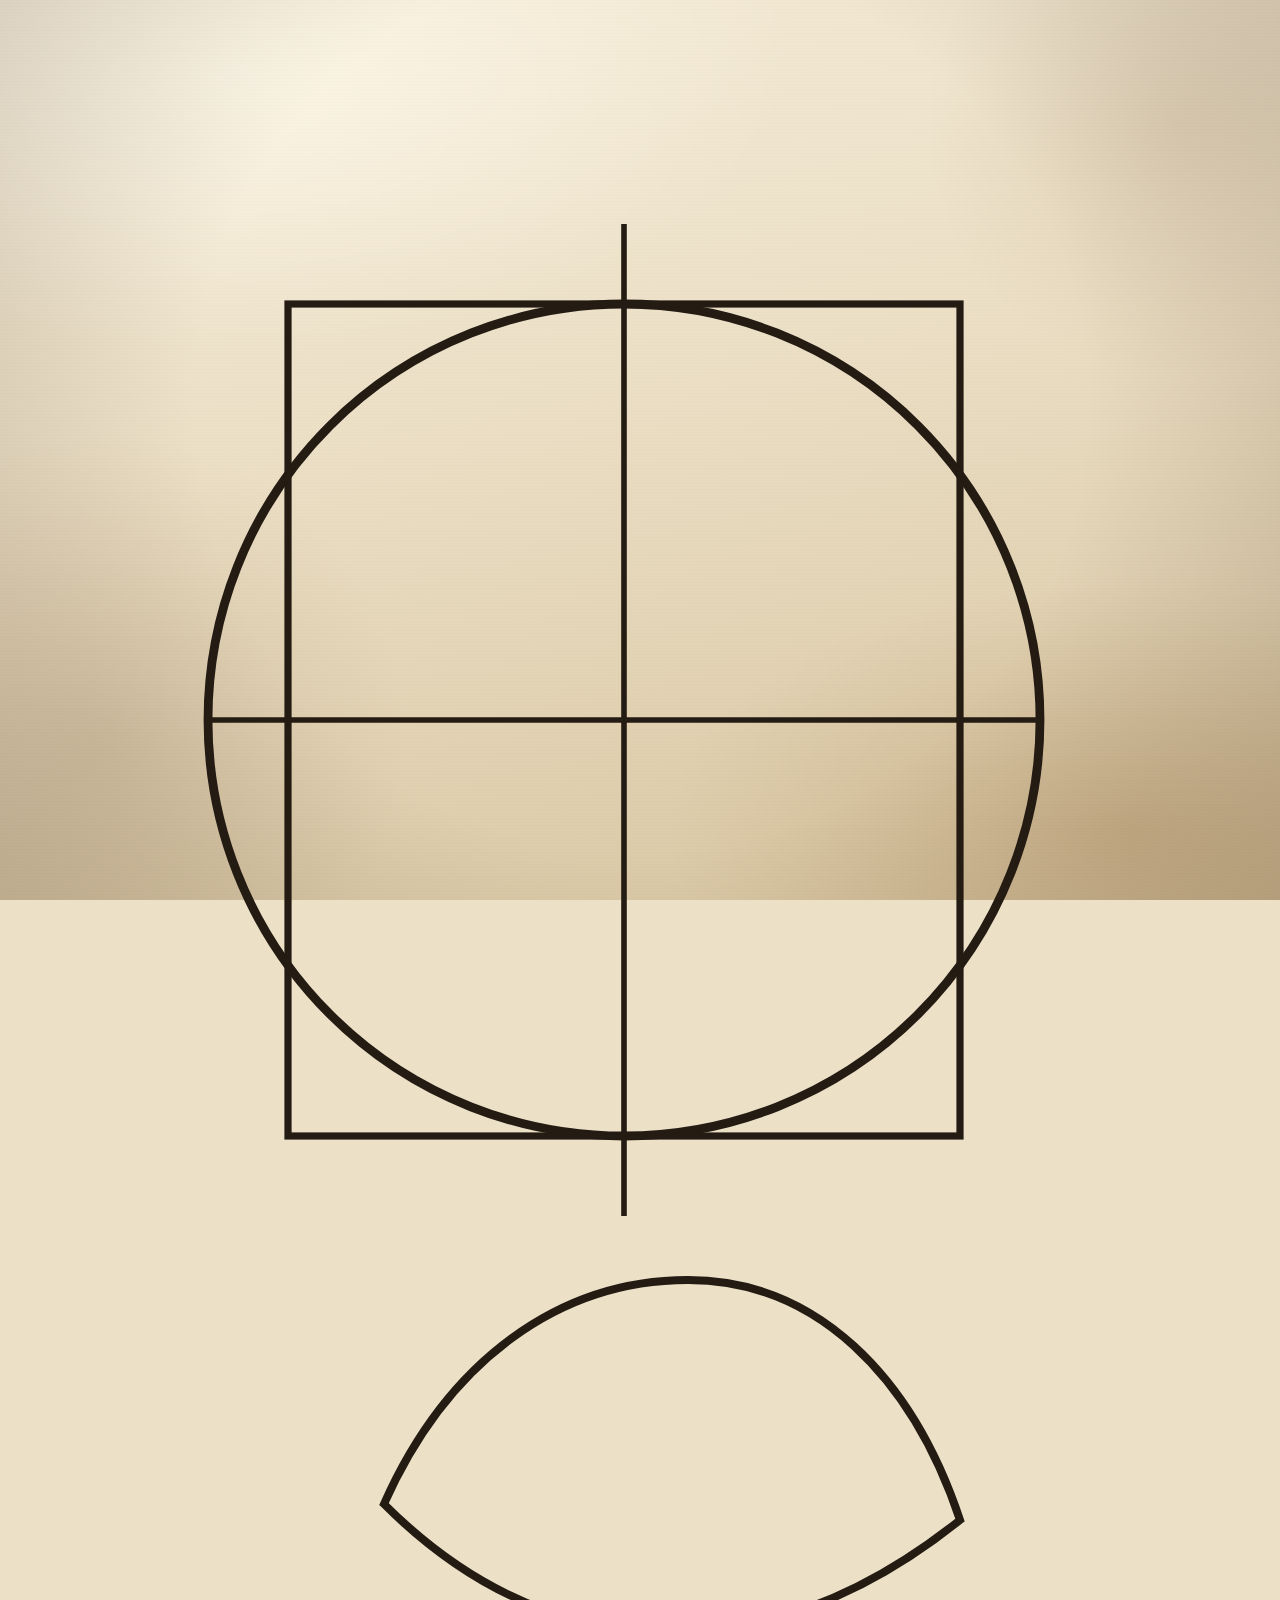
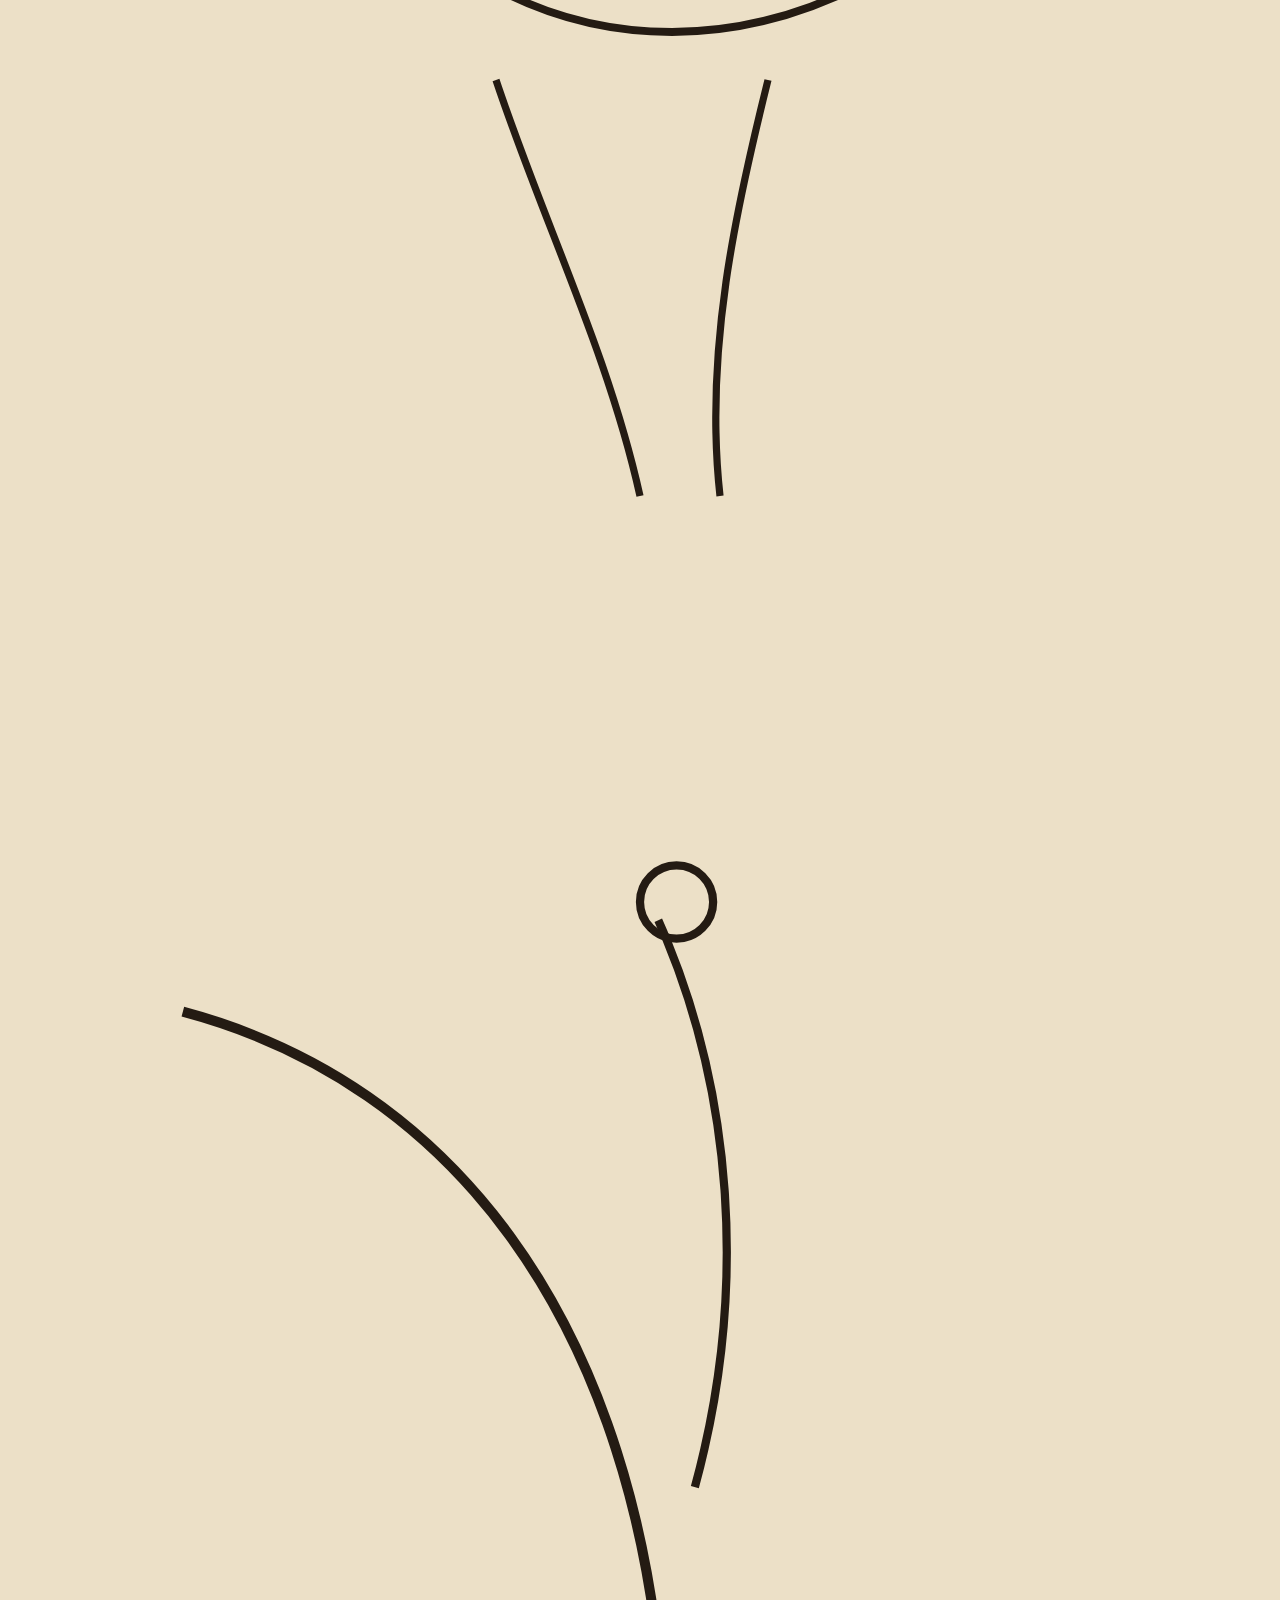
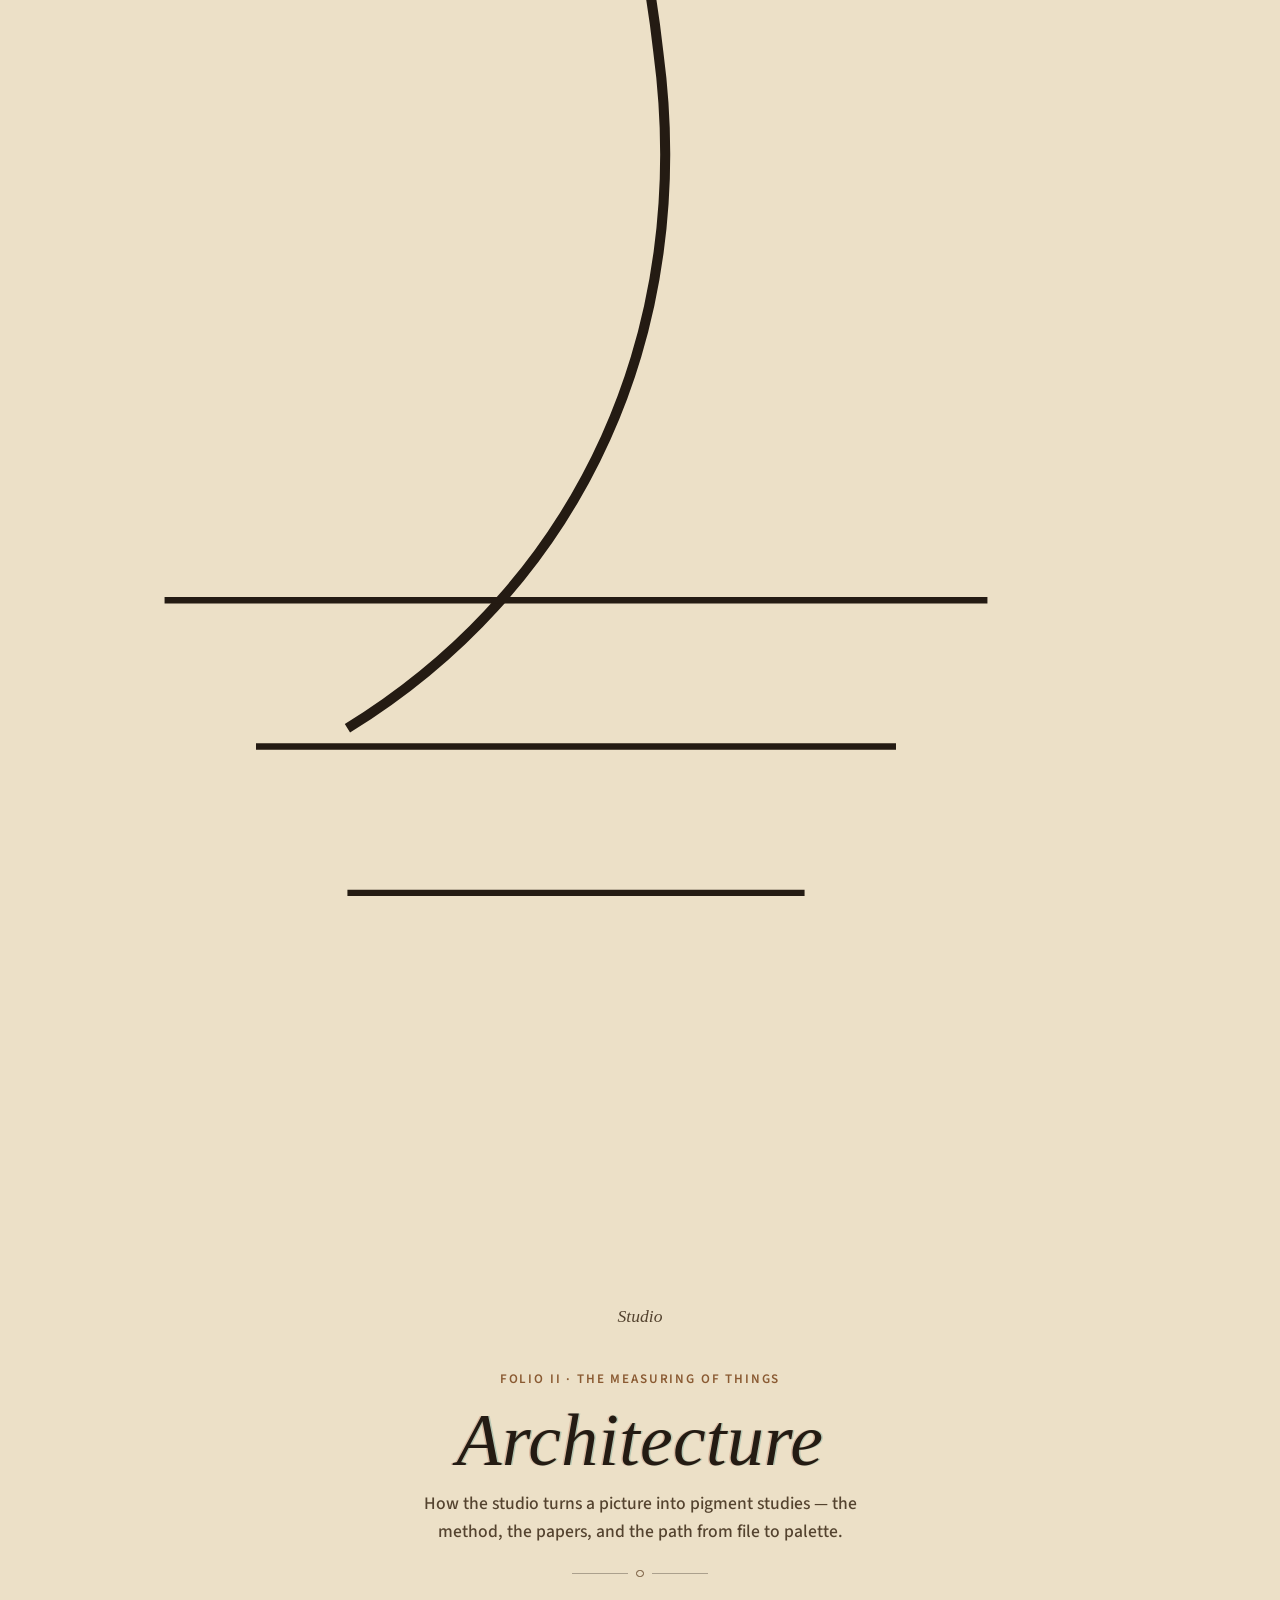
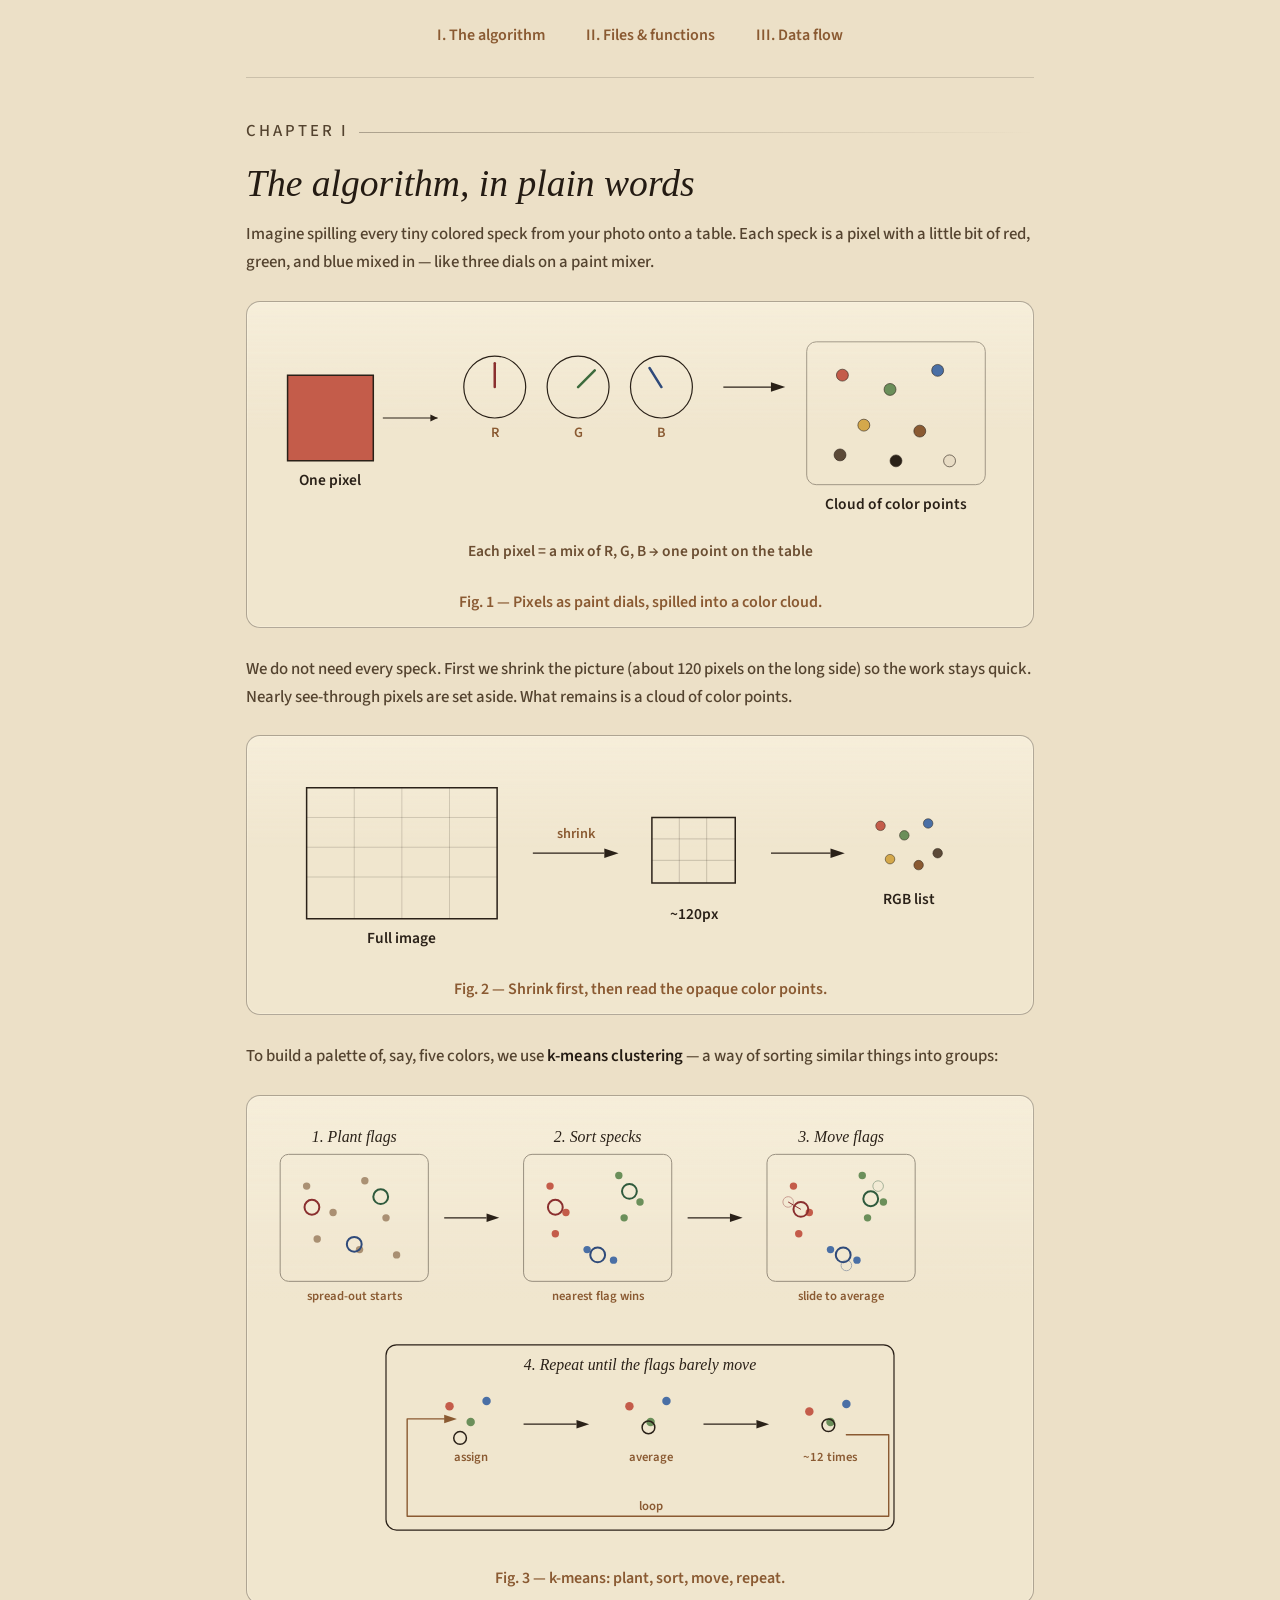
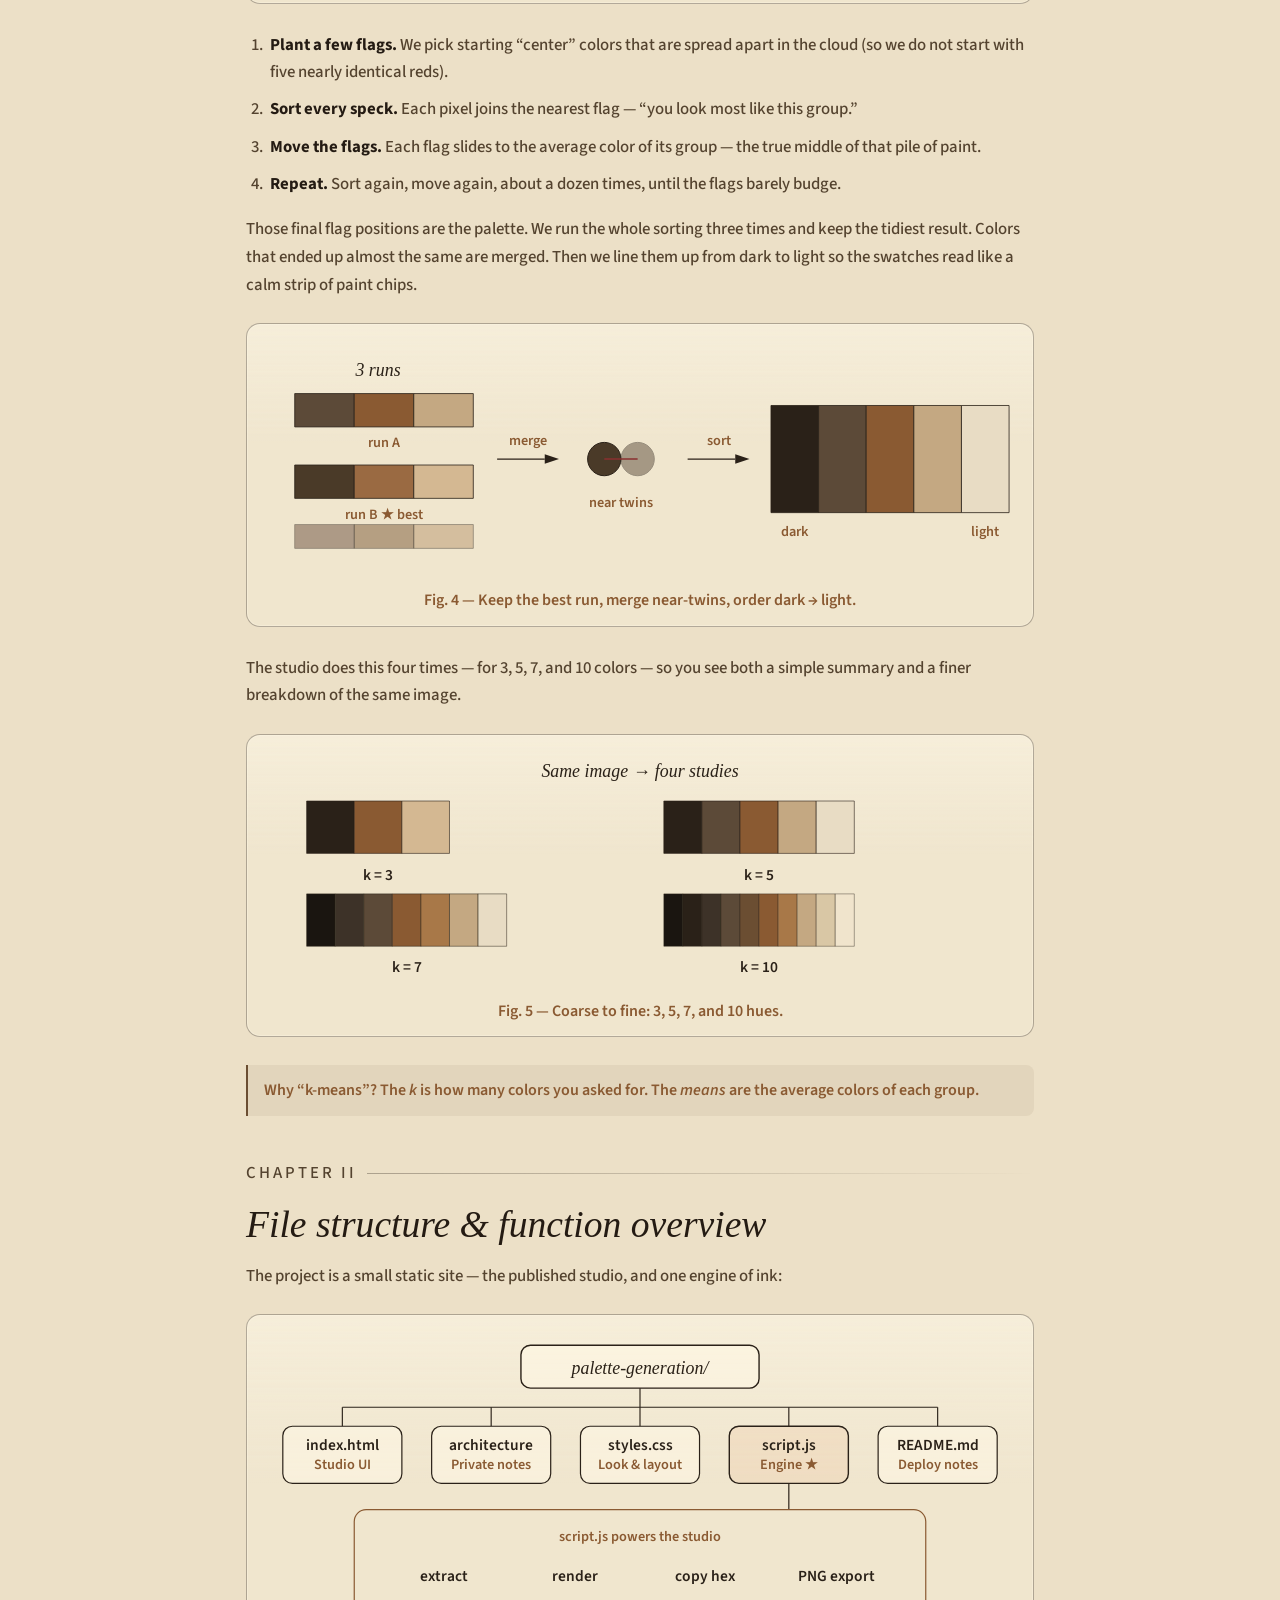
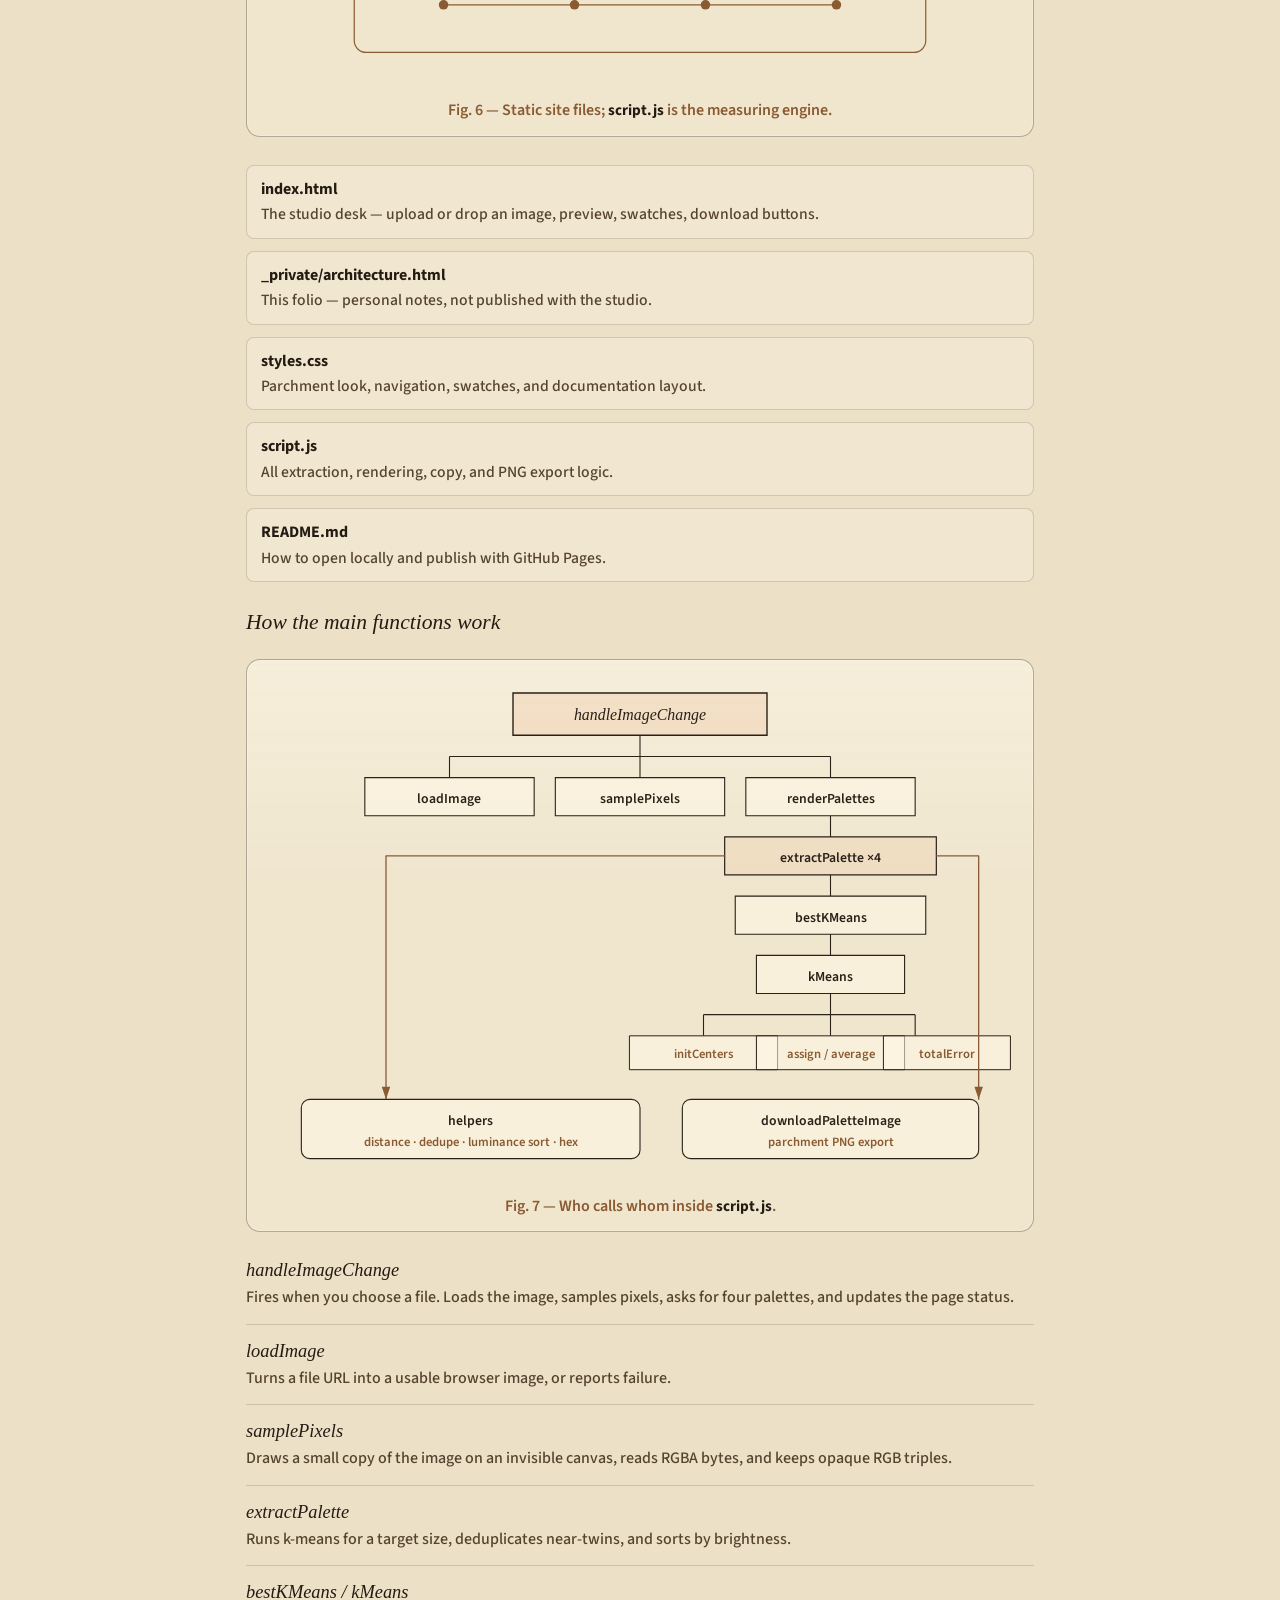
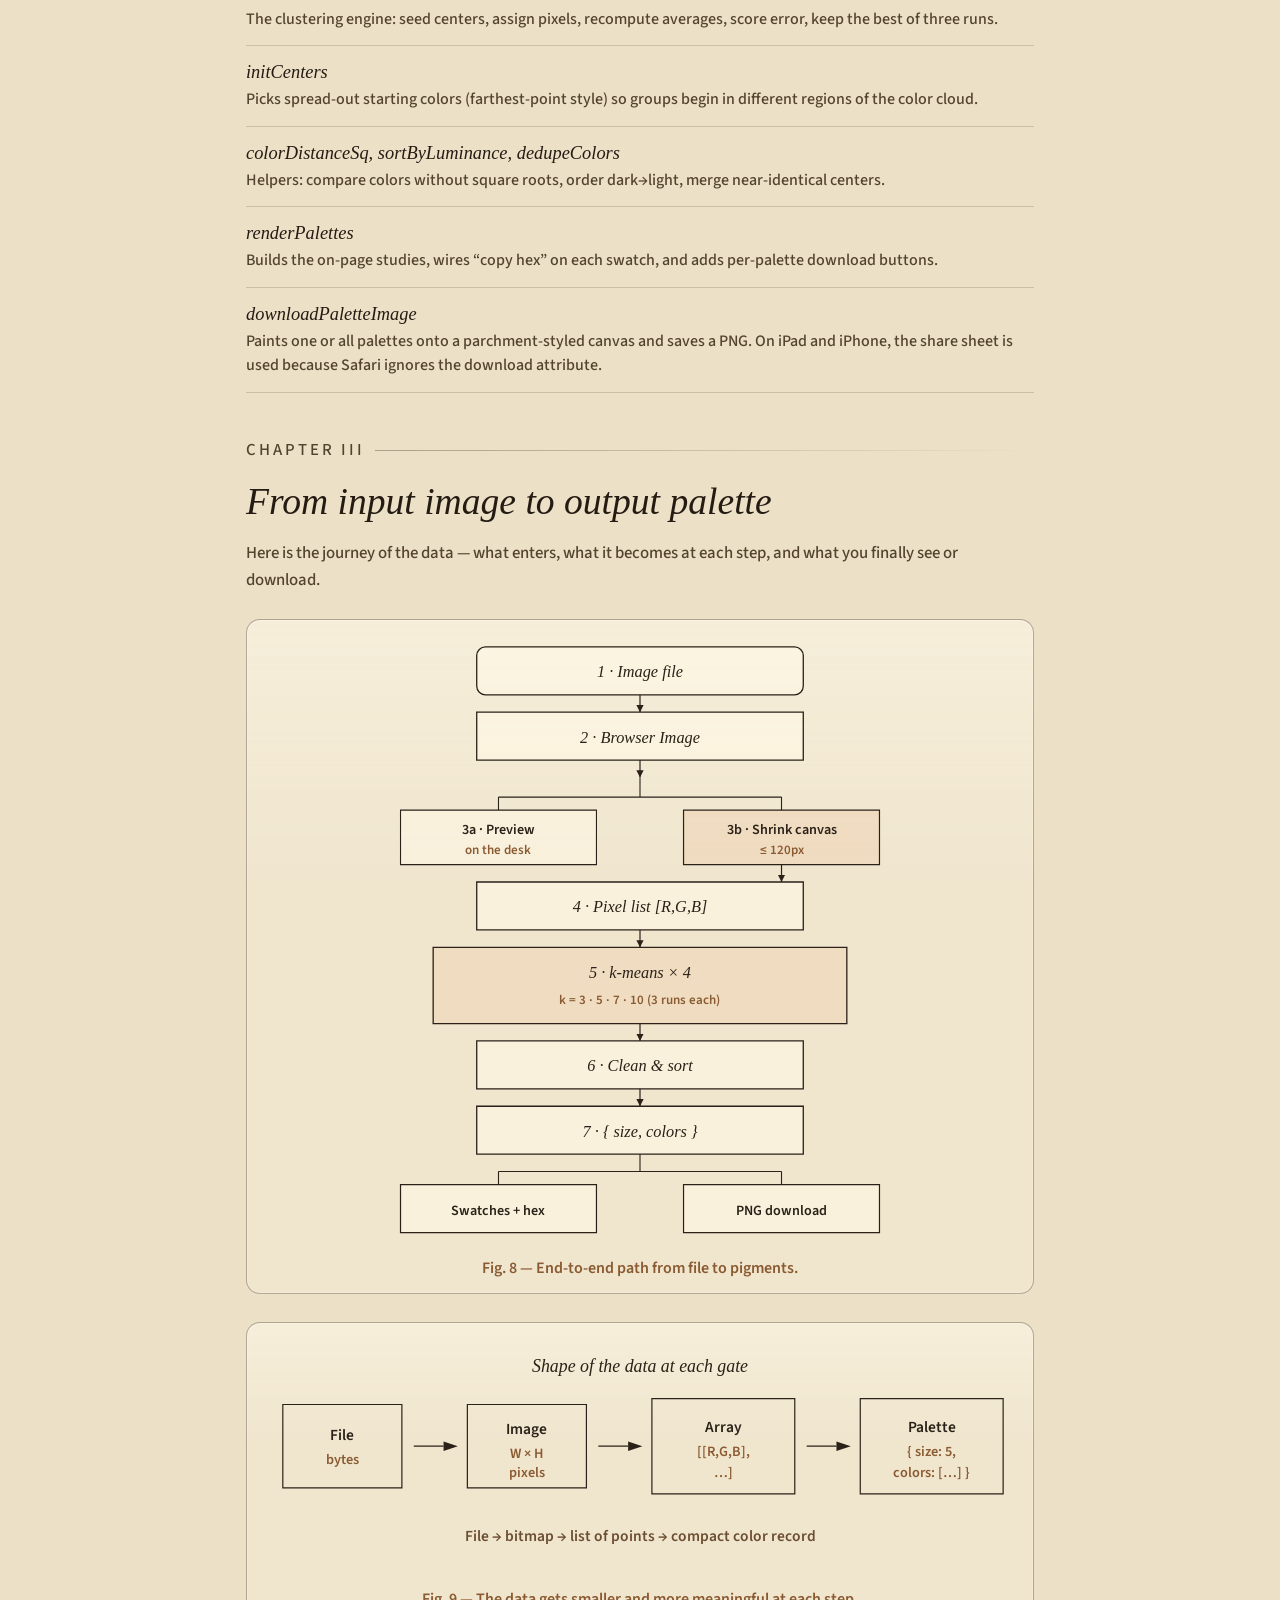
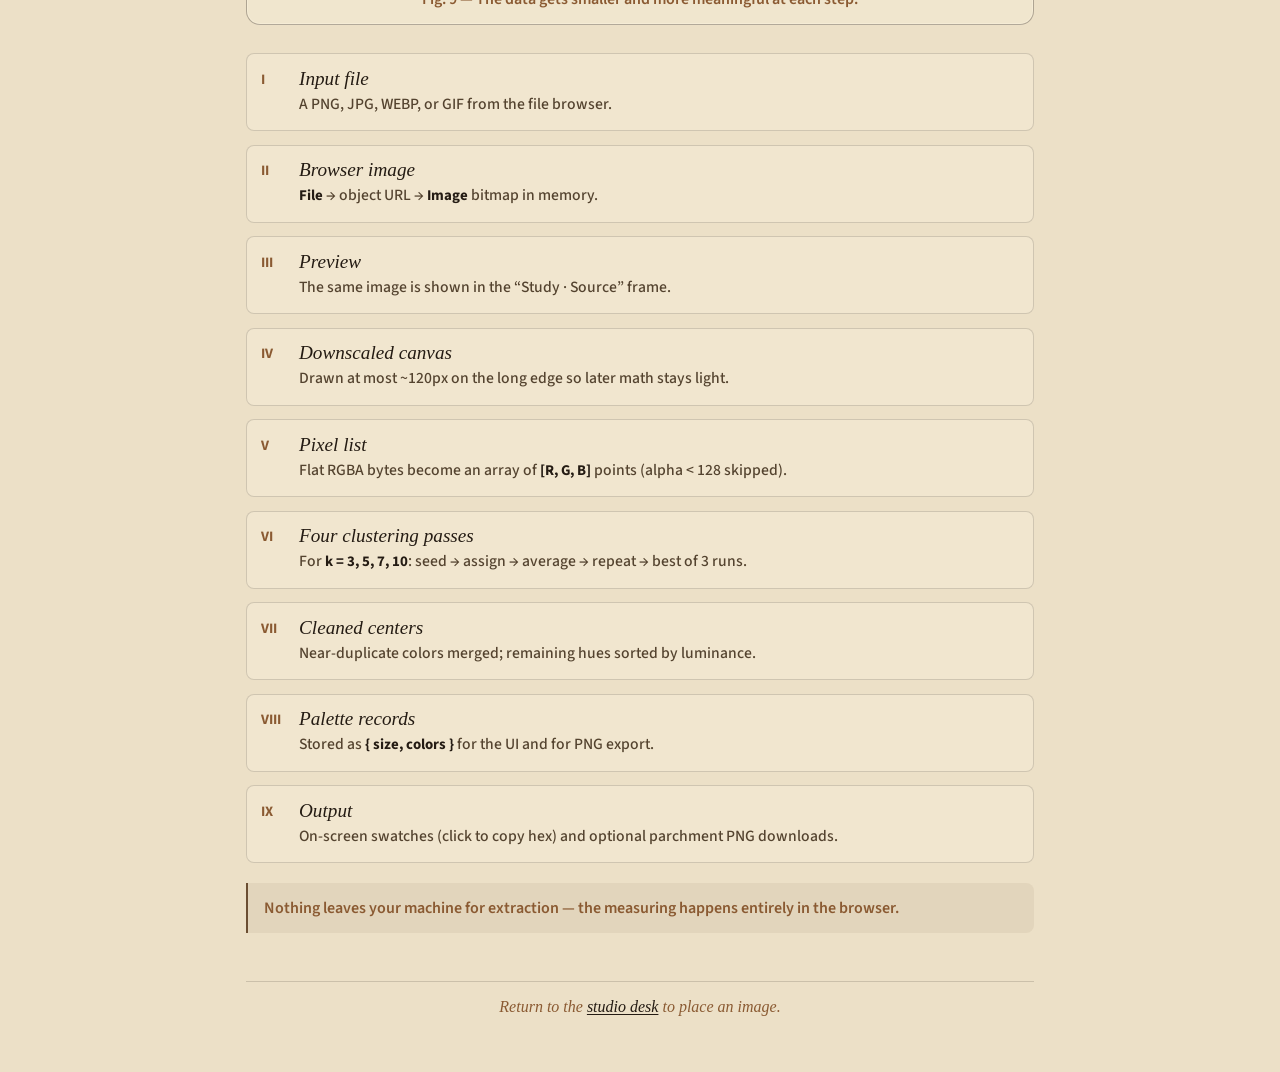
<file: _private/architecture.html>
<!DOCTYPE html>
<html lang="en">
  <head>
    <meta charset="UTF-8" />
    <meta name="viewport" content="width=device-width, initial-scale=1, viewport-fit=cover" />
    <title>Architecture — Codex of Colour</title>
    <link rel="preconnect" href="https://fonts.googleapis.com" />
    <link rel="preconnect" href="https://fonts.gstatic.com" crossorigin />
    <link
      href="https://fonts.googleapis.com/css2?family=IM+Fell+English:ital@0;1&family=Source+Sans+3:ital,wght@0,500;0,600;0,700;1,500;1,600&display=swap"
      rel="stylesheet"
    />
    <link rel="stylesheet" href="../styles.css" />
  </head>
  <body>
    <div class="parchment" aria-hidden="true"></div>
    <svg class="sketch-ornament sketch-ornament--left" viewBox="0 0 160 280" aria-hidden="true">
      <circle cx="78" cy="90" r="52" fill="none" stroke="currentColor" stroke-width="1.1" />
      <rect x="36" y="38" width="84" height="104" fill="none" stroke="currentColor" stroke-width="0.9" />
      <line x1="78" y1="28" x2="78" y2="152" stroke="currentColor" stroke-width="0.7" />
      <line x1="26" y1="90" x2="130" y2="90" stroke="currentColor" stroke-width="0.7" />
      <path
        d="M48 188c8-18 22-28 38-28s28 12 34 30c-10 8-22 14-36 14s-26-6-36-16z"
        fill="none"
        stroke="currentColor"
        stroke-width="1"
      />
      <path d="M62 210c6 18 14 34 18 52" fill="none" stroke="currentColor" stroke-width="0.9" />
      <path d="M96 210c-4 16-8 34-6 52" fill="none" stroke="currentColor" stroke-width="0.9" />
    </svg>
    <svg class="sketch-ornament sketch-ornament--right" viewBox="0 0 140 240" aria-hidden="true">
      <path
        d="M20 40c30 8 48 34 52 70 4 30-8 58-34 74"
        fill="none"
        stroke="currentColor"
        stroke-width="1.1"
      />
      <path d="M72 30c8 18 10 40 4 62" fill="none" stroke="currentColor" stroke-width="0.9" />
      <circle cx="74" cy="28" r="4" fill="none" stroke="currentColor" stroke-width="0.9" />
      <path d="M18 170h90M28 186h70M38 202h50" stroke="currentColor" stroke-width="0.7" />
    </svg>

    <div class="page page--docs">
      <nav class="site-nav" aria-label="Primary">
        <a href="../index.html">Studio</a>
      </nav>

      <header class="header">
        <p class="folio">Folio II · The Measuring of Things</p>
        <h1 class="brand">Architecture</h1>
        <p class="tagline">
          How the studio turns a picture into pigment studies — the method, the papers, and the path
          from file to palette.
        </p>
        <div class="rule" aria-hidden="true">
          <span></span>
          <span></span>
          <span></span>
        </div>
      </header>

      <nav class="toc" aria-label="On this page">
        <a href="#algorithm">I. The algorithm</a>
        <a href="#structure">II. Files &amp; functions</a>
        <a href="#data-flow">III. Data flow</a>
      </nav>

      <main class="docs">
        <section id="algorithm" class="doc-section">
          <p class="section-label">Chapter I</p>
          <h2>The algorithm, in plain words</h2>
          <p>
            Imagine spilling every tiny colored speck from your photo onto a table. Each speck is a
            pixel with a little bit of red, green, and blue mixed in — like three dials on a paint
            mixer.
          </p>

          <figure class="diagram">
            <svg viewBox="0 0 640 220" role="img" aria-labelledby="diag-pixel-title diag-pixel-desc">
              <title id="diag-pixel-title">A pixel as three paint dials</title>
              <desc id="diag-pixel-desc">
                One pixel square connected to red, green, and blue dials that mix into a color point
                on a table of many points.
              </desc>
              <defs>
                <marker id="arrow" markerWidth="8" markerHeight="8" refX="6" refY="3" orient="auto">
                  <path d="M0,0 L6,3 L0,6 Z" fill="#2a2118" />
                </marker>
              </defs>
              <rect x="24" y="48" width="72" height="72" fill="#c45c4a" stroke="#2a2118" stroke-width="1.5" />
              <text x="60" y="140" text-anchor="middle" class="diagram-label">One pixel</text>

              <path d="M104 84 H150" stroke="#2a2118" stroke-width="1.2" fill="none" marker-end="url(#arrow)" />

              <g transform="translate(170,30)">
                <circle cx="28" cy="28" r="26" fill="none" stroke="#2a2118" stroke-width="1.2" />
                <line x1="28" y1="28" x2="28" y2="8" stroke="#8a2f2f" stroke-width="2.5" stroke-linecap="round" />
                <text x="28" y="70" text-anchor="middle" class="diagram-note">R</text>
              </g>
              <g transform="translate(240,30)">
                <circle cx="28" cy="28" r="26" fill="none" stroke="#2a2118" stroke-width="1.2" />
                <line x1="28" y1="28" x2="42" y2="14" stroke="#3d6b3d" stroke-width="2.5" stroke-linecap="round" />
                <text x="28" y="70" text-anchor="middle" class="diagram-note">G</text>
              </g>
              <g transform="translate(310,30)">
                <circle cx="28" cy="28" r="26" fill="none" stroke="#2a2118" stroke-width="1.2" />
                <line x1="28" y1="28" x2="18" y2="12" stroke="#2f4a7a" stroke-width="2.5" stroke-linecap="round" />
                <text x="28" y="70" text-anchor="middle" class="diagram-note">B</text>
              </g>

              <path d="M390 58 H430" stroke="#2a2118" stroke-width="1.2" fill="none" />
              <polygon points="430,54 442,58 430,62" fill="#2a2118" />

              <g transform="translate(460,20)">
                <rect x="0" y="0" width="150" height="120" fill="none" stroke="#2a2118" stroke-width="1" opacity="0.4" rx="8" />
                <circle cx="30" cy="28" r="5" fill="#c45c4a" stroke="#2a2118" stroke-width="0.6" />
                <circle cx="70" cy="40" r="5" fill="#6b8f5a" stroke="#2a2118" stroke-width="0.6" />
                <circle cx="110" cy="24" r="5" fill="#4a6fa5" stroke="#2a2118" stroke-width="0.6" />
                <circle cx="48" cy="70" r="5" fill="#d4a84b" stroke="#2a2118" stroke-width="0.6" />
                <circle cx="95" cy="75" r="5" fill="#8a5a32" stroke="#2a2118" stroke-width="0.6" />
                <circle cx="28" cy="95" r="5" fill="#5c4a38" stroke="#2a2118" stroke-width="0.6" />
                <circle cx="120" cy="100" r="5" fill="#e8dcc4" stroke="#2a2118" stroke-width="0.6" />
                <circle cx="75" cy="100" r="5" fill="#2a2118" stroke="#2a2118" stroke-width="0.6" />
              </g>
              <text x="535" y="160" text-anchor="middle" class="diagram-label">Cloud of color points</text>
              <text x="320" y="200" text-anchor="middle" class="diagram-caption">
                Each pixel = a mix of R, G, B → one point on the table
              </text>
            </svg>
            <figcaption>Fig. 1 — Pixels as paint dials, spilled into a color cloud.</figcaption>
          </figure>

          <p>
            We do not need every speck. First we shrink the picture (about 120 pixels on the long
            side) so the work stays quick. Nearly see-through pixels are set aside. What remains is
            a cloud of color points.
          </p>

          <figure class="diagram">
            <svg viewBox="0 0 640 180" role="img" aria-labelledby="diag-shrink-title">
              <title id="diag-shrink-title">Shrinking the image before sampling</title>
              <rect x="40" y="30" width="160" height="110" fill="none" stroke="#2a2118" stroke-width="1.5" />
              <line x1="40" y1="55" x2="200" y2="55" stroke="#2a2118" stroke-width="0.5" opacity="0.35" />
              <line x1="40" y1="80" x2="200" y2="80" stroke="#2a2118" stroke-width="0.5" opacity="0.35" />
              <line x1="40" y1="105" x2="200" y2="105" stroke="#2a2118" stroke-width="0.5" opacity="0.35" />
              <line x1="80" y1="30" x2="80" y2="140" stroke="#2a2118" stroke-width="0.5" opacity="0.35" />
              <line x1="120" y1="30" x2="120" y2="140" stroke="#2a2118" stroke-width="0.5" opacity="0.35" />
              <line x1="160" y1="30" x2="160" y2="140" stroke="#2a2118" stroke-width="0.5" opacity="0.35" />
              <text x="120" y="160" text-anchor="middle" class="diagram-label">Full image</text>

              <path d="M230 85 H290" stroke="#2a2118" stroke-width="1.3" fill="none" />
              <polygon points="290,81 302,85 290,89" fill="#2a2118" />
              <text x="266" y="72" text-anchor="middle" class="diagram-note">shrink</text>

              <rect x="330" y="55" width="70" height="55" fill="none" stroke="#2a2118" stroke-width="1.5" />
              <line x1="330" y1="73" x2="400" y2="73" stroke="#2a2118" stroke-width="0.5" opacity="0.4" />
              <line x1="330" y1="91" x2="400" y2="91" stroke="#2a2118" stroke-width="0.5" opacity="0.4" />
              <line x1="353" y1="55" x2="353" y2="110" stroke="#2a2118" stroke-width="0.5" opacity="0.4" />
              <line x1="376" y1="55" x2="376" y2="110" stroke="#2a2118" stroke-width="0.5" opacity="0.4" />
              <text x="365" y="140" text-anchor="middle" class="diagram-label">~120px</text>

              <path d="M430 85 H480" stroke="#2a2118" stroke-width="1.3" fill="none" />
              <polygon points="480,81 492,85 480,89" fill="#2a2118" />

              <g transform="translate(510,50)">
                <circle cx="12" cy="12" r="4" fill="#c45c4a" stroke="#2a2118" stroke-width="0.5" />
                <circle cx="32" cy="20" r="4" fill="#6b8f5a" stroke="#2a2118" stroke-width="0.5" />
                <circle cx="52" cy="10" r="4" fill="#4a6fa5" stroke="#2a2118" stroke-width="0.5" />
                <circle cx="20" cy="40" r="4" fill="#d4a84b" stroke="#2a2118" stroke-width="0.5" />
                <circle cx="44" cy="45" r="4" fill="#8a5a32" stroke="#2a2118" stroke-width="0.5" />
                <circle cx="60" cy="35" r="4" fill="#5c4a38" stroke="#2a2118" stroke-width="0.5" />
                <text x="36" y="78" text-anchor="middle" class="diagram-label">RGB list</text>
              </g>
            </svg>
            <figcaption>Fig. 2 — Shrink first, then read the opaque color points.</figcaption>
          </figure>

          <p>
            To build a palette of, say, five colors, we use
            <strong>k-means clustering</strong> — a way of sorting similar things into groups:
          </p>

          <figure class="diagram diagram--wide">
            <svg viewBox="0 0 720 420" role="img" aria-labelledby="diag-kmeans-title diag-kmeans-desc">
              <title id="diag-kmeans-title">Four steps of k-means</title>
              <desc id="diag-kmeans-desc">
                Plant flags, assign points to nearest flag, move flags to group averages, then
                repeat until stable.
              </desc>

              <!-- Step 1 -->
              <text x="90" y="28" text-anchor="middle" class="diagram-step">1. Plant flags</text>
              <rect x="20" y="40" width="140" height="120" fill="none" stroke="#2a2118" stroke-width="1" opacity="0.45" rx="8" />
              <circle cx="45" cy="70" r="3.5" fill="#8a6a4a" opacity="0.7" />
              <circle cx="70" cy="95" r="3.5" fill="#8a6a4a" opacity="0.7" />
              <circle cx="55" cy="120" r="3.5" fill="#8a6a4a" opacity="0.7" />
              <circle cx="100" cy="65" r="3.5" fill="#8a6a4a" opacity="0.7" />
              <circle cx="120" cy="100" r="3.5" fill="#8a6a4a" opacity="0.7" />
              <circle cx="95" cy="130" r="3.5" fill="#8a6a4a" opacity="0.7" />
              <circle cx="130" cy="135" r="3.5" fill="#8a6a4a" opacity="0.7" />
              <circle cx="50" cy="90" r="7" fill="none" stroke="#8a2f2f" stroke-width="2" />
              <circle cx="115" cy="80" r="7" fill="none" stroke="#2f5a3d" stroke-width="2" />
              <circle cx="90" cy="125" r="7" fill="none" stroke="#2f4a7a" stroke-width="2" />
              <text x="90" y="178" text-anchor="middle" class="diagram-note">spread-out starts</text>

              <path d="M175 100 H215" stroke="#2a2118" stroke-width="1.2" />
              <polygon points="215,96 227,100 215,104" fill="#2a2118" />

              <!-- Step 2 -->
              <text x="320" y="28" text-anchor="middle" class="diagram-step">2. Sort specks</text>
              <rect x="250" y="40" width="140" height="120" fill="none" stroke="#2a2118" stroke-width="1" opacity="0.45" rx="8" />
              <circle cx="275" cy="70" r="3.5" fill="#c45c4a" />
              <circle cx="290" cy="95" r="3.5" fill="#c45c4a" />
              <circle cx="280" cy="115" r="3.5" fill="#c45c4a" />
              <circle cx="340" cy="60" r="3.5" fill="#6b8f5a" />
              <circle cx="360" cy="85" r="3.5" fill="#6b8f5a" />
              <circle cx="345" cy="100" r="3.5" fill="#6b8f5a" />
              <circle cx="310" cy="130" r="3.5" fill="#4a6fa5" />
              <circle cx="335" cy="140" r="3.5" fill="#4a6fa5" />
              <circle cx="280" cy="90" r="7" fill="none" stroke="#8a2f2f" stroke-width="2" />
              <circle cx="350" cy="75" r="7" fill="none" stroke="#2f5a3d" stroke-width="2" />
              <circle cx="320" cy="135" r="7" fill="none" stroke="#2f4a7a" stroke-width="2" />
              <text x="320" y="178" text-anchor="middle" class="diagram-note">nearest flag wins</text>

              <path d="M405 100 H445" stroke="#2a2118" stroke-width="1.2" />
              <polygon points="445,96 457,100 445,104" fill="#2a2118" />

              <!-- Step 3 -->
              <text x="550" y="28" text-anchor="middle" class="diagram-step">3. Move flags</text>
              <rect x="480" y="40" width="140" height="120" fill="none" stroke="#2a2118" stroke-width="1" opacity="0.45" rx="8" />
              <circle cx="505" cy="70" r="3.5" fill="#c45c4a" />
              <circle cx="520" cy="95" r="3.5" fill="#c45c4a" />
              <circle cx="510" cy="115" r="3.5" fill="#c45c4a" />
              <circle cx="570" cy="60" r="3.5" fill="#6b8f5a" />
              <circle cx="590" cy="85" r="3.5" fill="#6b8f5a" />
              <circle cx="575" cy="100" r="3.5" fill="#6b8f5a" />
              <circle cx="540" cy="130" r="3.5" fill="#4a6fa5" />
              <circle cx="565" cy="140" r="3.5" fill="#4a6fa5" />
              <circle cx="500" cy="85" r="5" fill="none" stroke="#8a2f2f" stroke-width="1" opacity="0.4" />
              <circle cx="512" cy="92" r="7" fill="none" stroke="#8a2f2f" stroke-width="2" />
              <path d="M500 85 L512 92" stroke="#8a2f2f" stroke-width="1" />
              <circle cx="585" cy="70" r="5" fill="none" stroke="#2f5a3d" stroke-width="1" opacity="0.4" />
              <circle cx="578" cy="82" r="7" fill="none" stroke="#2f5a3d" stroke-width="2" />
              <circle cx="555" cy="145" r="5" fill="none" stroke="#2f4a7a" stroke-width="1" opacity="0.4" />
              <circle cx="552" cy="135" r="7" fill="none" stroke="#2f4a7a" stroke-width="2" />
              <text x="550" y="178" text-anchor="middle" class="diagram-note">slide to average</text>

              <!-- Step 4 loop -->
              <rect x="120" y="220" width="480" height="175" fill="none" stroke="#2a2118" stroke-width="1.2" rx="10" />
              <text x="360" y="244" text-anchor="middle" class="diagram-step">4. Repeat until the flags barely move</text>

              <g transform="translate(160,258)">
                <circle cx="20" cy="20" r="4" fill="#c45c4a" />
                <circle cx="40" cy="35" r="4" fill="#6b8f5a" />
                <circle cx="55" cy="15" r="4" fill="#4a6fa5" />
                <circle cx="30" cy="50" r="6" fill="none" stroke="#2a2118" stroke-width="1.5" />
                <text x="40" y="72" text-anchor="middle" class="diagram-note">assign</text>
              </g>
              <path d="M250 295 H300" stroke="#2a2118" stroke-width="1.2" />
              <polygon points="300,291 312,295 300,299" fill="#2a2118" />
              <g transform="translate(330,258)">
                <circle cx="20" cy="20" r="4" fill="#c45c4a" />
                <circle cx="40" cy="35" r="4" fill="#6b8f5a" />
                <circle cx="55" cy="15" r="4" fill="#4a6fa5" />
                <circle cx="38" cy="40" r="6" fill="none" stroke="#2a2118" stroke-width="1.5" />
                <text x="40" y="72" text-anchor="middle" class="diagram-note">average</text>
              </g>
              <path d="M420 295 H470" stroke="#2a2118" stroke-width="1.2" />
              <polygon points="470,291 482,295 470,299" fill="#2a2118" />
              <g transform="translate(500,258)">
                <circle cx="20" cy="25" r="4" fill="#c45c4a" />
                <circle cx="40" cy="35" r="4" fill="#6b8f5a" />
                <circle cx="55" cy="18" r="4" fill="#4a6fa5" />
                <circle cx="38" cy="38" r="6" fill="none" stroke="#2a2118" stroke-width="1.5" />
                <text x="40" y="72" text-anchor="middle" class="diagram-note">~12 times</text>
              </g>

              <!-- Return path runs under the labels, then up beside "assign" -->
              <path
                d="M555 305 H595 V382 H140 V290 H175"
                fill="none"
                stroke="#8a5a32"
                stroke-width="1.4"
                stroke-linecap="round"
                stroke-linejoin="round"
              />
              <polygon points="175,286 187,290 175,294" fill="#8a5a32" />
              <text x="370" y="376" text-anchor="middle" class="diagram-note">loop</text>
            </svg>
            <figcaption>Fig. 3 — k-means: plant, sort, move, repeat.</figcaption>
          </figure>

          <ol class="ink-list">
            <li>
              <strong>Plant a few flags.</strong> We pick starting “center” colors that are spread
              apart in the cloud (so we do not start with five nearly identical reds).
            </li>
            <li>
              <strong>Sort every speck.</strong> Each pixel joins the nearest flag — “you look most
              like this group.”
            </li>
            <li>
              <strong>Move the flags.</strong> Each flag slides to the average color of its group —
              the true middle of that pile of paint.
            </li>
            <li>
              <strong>Repeat.</strong> Sort again, move again, about a dozen times, until the flags
              barely budge.
            </li>
          </ol>

          <p>
            Those final flag positions are the palette. We run the whole sorting three times and
            keep the tidiest result. Colors that ended up almost the same are merged. Then we line
            them up from dark to light so the swatches read like a calm strip of paint chips.
          </p>

          <figure class="diagram">
            <svg viewBox="0 0 640 200" role="img" aria-labelledby="diag-finish-title">
              <title id="diag-finish-title">Best of three runs, dedupe, then sort dark to light</title>
              <text x="100" y="30" text-anchor="middle" class="diagram-step">3 runs</text>
              <rect x="30" y="45" width="50" height="28" fill="#5c4a38" stroke="#2a2118" stroke-width="0.8" />
              <rect x="80" y="45" width="50" height="28" fill="#8a5a32" stroke="#2a2118" stroke-width="0.8" />
              <rect x="130" y="45" width="50" height="28" fill="#c4a882" stroke="#2a2118" stroke-width="0.8" />
              <text x="105" y="90" text-anchor="middle" class="diagram-note">run A</text>
              <rect x="30" y="105" width="50" height="28" fill="#4a3a28" stroke="#2a2118" stroke-width="0.8" />
              <rect x="80" y="105" width="50" height="28" fill="#9a6a42" stroke="#2a2118" stroke-width="0.8" />
              <rect x="130" y="105" width="50" height="28" fill="#d4b892" stroke="#2a2118" stroke-width="0.8" />
              <text x="105" y="150" text-anchor="middle" class="diagram-note">run B ★ best</text>
              <rect x="30" y="155" width="50" height="20" fill="#6a5040" stroke="#2a2118" stroke-width="0.8" opacity="0.5" />
              <rect x="80" y="155" width="50" height="20" fill="#7a5a38" stroke="#2a2118" stroke-width="0.8" opacity="0.5" />
              <rect x="130" y="155" width="50" height="20" fill="#b89870" stroke="#2a2118" stroke-width="0.8" opacity="0.5" />

              <path d="M200 100 H240" stroke="#2a2118" stroke-width="1.2" />
              <polygon points="240,96 252,100 240,104" fill="#2a2118" />
              <text x="226" y="88" text-anchor="middle" class="diagram-note">merge</text>

              <g transform="translate(270,70)">
                <circle cx="20" cy="30" r="14" fill="#4a3a28" stroke="#2a2118" stroke-width="1" />
                <circle cx="48" cy="30" r="14" fill="#4a3a2c" stroke="#2a2118" stroke-width="1" opacity="0.45" />
                <text x="34" y="70" text-anchor="middle" class="diagram-note">near twins</text>
                <path d="M20 30 L48 30" stroke="#8a2f2f" stroke-width="1.5" />
              </g>

              <path d="M360 100 H400" stroke="#2a2118" stroke-width="1.2" />
              <polygon points="400,96 412,100 400,104" fill="#2a2118" />
              <text x="386" y="88" text-anchor="middle" class="diagram-note">sort</text>

              <g transform="translate(430,55)">
                <rect x="0" y="0" width="40" height="90" fill="#2a2118" stroke="#2a2118" stroke-width="0.8" />
                <rect x="40" y="0" width="40" height="90" fill="#5c4a38" stroke="#2a2118" stroke-width="0.8" />
                <rect x="80" y="0" width="40" height="90" fill="#8a5a32" stroke="#2a2118" stroke-width="0.8" />
                <rect x="120" y="0" width="40" height="90" fill="#c4a882" stroke="#2a2118" stroke-width="0.8" />
                <rect x="160" y="0" width="40" height="90" fill="#e8dcc4" stroke="#2a2118" stroke-width="0.8" />
                <text x="20" y="110" text-anchor="middle" class="diagram-note">dark</text>
                <text x="180" y="110" text-anchor="middle" class="diagram-note">light</text>
              </g>
            </svg>
            <figcaption>Fig. 4 — Keep the best run, merge near-twins, order dark → light.</figcaption>
          </figure>

          <p>
            The studio does this four times — for 3, 5, 7, and 10 colors — so you see both a simple
            summary and a finer breakdown of the same image.
          </p>

          <figure class="diagram">
            <svg viewBox="0 0 640 200" role="img" aria-labelledby="diag-sizes-title">
              <title id="diag-sizes-title">Four palette sizes from the same cloud</title>
              <text x="320" y="22" text-anchor="middle" class="diagram-step">Same image → four studies</text>

              <!-- 2×2 grid so every strip stays inside the frame -->
              <g transform="translate(40,42)">
                <rect width="40" height="44" fill="#2a2118" stroke="#2a2118" stroke-width="0.6" />
                <rect x="40" width="40" height="44" fill="#8a5a32" stroke="#2a2118" stroke-width="0.6" />
                <rect x="80" width="40" height="44" fill="#d4b892" stroke="#2a2118" stroke-width="0.6" />
                <text x="60" y="66" text-anchor="middle" class="diagram-label">k = 3</text>
              </g>

              <g transform="translate(340,42)">
                <rect width="32" height="44" fill="#2a2118" stroke="#2a2118" stroke-width="0.6" />
                <rect x="32" width="32" height="44" fill="#5c4a38" stroke="#2a2118" stroke-width="0.6" />
                <rect x="64" width="32" height="44" fill="#8a5a32" stroke="#2a2118" stroke-width="0.6" />
                <rect x="96" width="32" height="44" fill="#c4a882" stroke="#2a2118" stroke-width="0.6" />
                <rect x="128" width="32" height="44" fill="#e8dcc4" stroke="#2a2118" stroke-width="0.6" />
                <text x="80" y="66" text-anchor="middle" class="diagram-label">k = 5</text>
              </g>

              <g transform="translate(40,120)">
                <rect width="24" height="44" fill="#1a1510" stroke="#2a2118" stroke-width="0.5" />
                <rect x="24" width="24" height="44" fill="#3d3228" stroke="#2a2118" stroke-width="0.5" />
                <rect x="48" width="24" height="44" fill="#5c4a38" stroke="#2a2118" stroke-width="0.5" />
                <rect x="72" width="24" height="44" fill="#8a5a32" stroke="#2a2118" stroke-width="0.5" />
                <rect x="96" width="24" height="44" fill="#a87848" stroke="#2a2118" stroke-width="0.5" />
                <rect x="120" width="24" height="44" fill="#c4a882" stroke="#2a2118" stroke-width="0.5" />
                <rect x="144" width="24" height="44" fill="#e8dcc4" stroke="#2a2118" stroke-width="0.5" />
                <text x="84" y="66" text-anchor="middle" class="diagram-label">k = 7</text>
              </g>

              <g transform="translate(340,120)">
                <rect width="16" height="44" fill="#1a1510" stroke="#2a2118" stroke-width="0.4" />
                <rect x="16" width="16" height="44" fill="#2a2118" stroke="#2a2118" stroke-width="0.4" />
                <rect x="32" width="16" height="44" fill="#3d3228" stroke="#2a2118" stroke-width="0.4" />
                <rect x="48" width="16" height="44" fill="#5c4a38" stroke="#2a2118" stroke-width="0.4" />
                <rect x="64" width="16" height="44" fill="#6b4e32" stroke="#2a2118" stroke-width="0.4" />
                <rect x="80" width="16" height="44" fill="#8a5a32" stroke="#2a2118" stroke-width="0.4" />
                <rect x="96" width="16" height="44" fill="#a87848" stroke="#2a2118" stroke-width="0.4" />
                <rect x="112" width="16" height="44" fill="#c4a882" stroke="#2a2118" stroke-width="0.4" />
                <rect x="128" width="16" height="44" fill="#d9c7a5" stroke="#2a2118" stroke-width="0.4" />
                <rect x="144" width="16" height="44" fill="#f0e4cc" stroke="#2a2118" stroke-width="0.4" />
                <text x="80" y="66" text-anchor="middle" class="diagram-label">k = 10</text>
              </g>
            </svg>
            <figcaption>Fig. 5 — Coarse to fine: 3, 5, 7, and 10 hues.</figcaption>
          </figure>

          <aside class="marginalia">
            Why “k-means”? The <em>k</em> is how many colors you asked for. The
            <em>means</em> are the average colors of each group.
          </aside>
        </section>

        <section id="structure" class="doc-section">
          <p class="section-label">Chapter II</p>
          <h2>File structure &amp; function overview</h2>
          <p>The project is a small static site — the published studio, and one engine of ink:</p>

          <figure class="diagram">
            <svg viewBox="0 0 640 300" role="img" aria-labelledby="diag-files-title">
              <title id="diag-files-title">Project files as a tree</title>
              <rect x="220" y="12" width="200" height="36" fill="rgba(255,248,230,0.55)" stroke="#2a2118" stroke-width="1.4" rx="8" />
              <text x="320" y="36" text-anchor="middle" class="diagram-step">palette-generation/</text>

              <path d="M320 48 V64" stroke="#2a2118" stroke-width="1.15" fill="none" />
              <path d="M70 64 H570" stroke="#2a2118" stroke-width="1.15" fill="none" />
              <path d="M70 64 V80 M195 64 V80 M320 64 V80 M445 64 V80 M570 64 V80" stroke="#2a2118" stroke-width="1.15" fill="none" />

              <rect x="20" y="80" width="100" height="48" fill="rgba(255,248,230,0.55)" stroke="#2a2118" stroke-width="1.2" rx="8" />
              <text x="70" y="100" text-anchor="middle" class="diagram-label">index.html</text>
              <text x="70" y="116" text-anchor="middle" class="diagram-note">Studio UI</text>

              <rect x="145" y="80" width="100" height="48" fill="rgba(255,248,230,0.55)" stroke="#2a2118" stroke-width="1.2" rx="8" />
              <text x="195" y="100" text-anchor="middle" class="diagram-label">architecture</text>
              <text x="195" y="116" text-anchor="middle" class="diagram-note">Private notes</text>

              <rect x="270" y="80" width="100" height="48" fill="rgba(255,248,230,0.55)" stroke="#2a2118" stroke-width="1.2" rx="8" />
              <text x="320" y="100" text-anchor="middle" class="diagram-label">styles.css</text>
              <text x="320" y="116" text-anchor="middle" class="diagram-note">Look &amp; layout</text>

              <rect x="395" y="80" width="100" height="48" fill="rgba(232,168,124,0.15)" stroke="#2a2118" stroke-width="1.4" rx="8" />
              <text x="445" y="100" text-anchor="middle" class="diagram-label">script.js</text>
              <text x="445" y="116" text-anchor="middle" class="diagram-note">Engine ★</text>

              <rect x="520" y="80" width="100" height="48" fill="rgba(255,248,230,0.55)" stroke="#2a2118" stroke-width="1.2" rx="8" />
              <text x="570" y="100" text-anchor="middle" class="diagram-label">README.md</text>
              <text x="570" y="116" text-anchor="middle" class="diagram-note">Deploy notes</text>

              <path d="M445 128 V150" stroke="#2a2118" stroke-width="1.2" />
              <rect x="80" y="150" width="480" height="120" fill="none" stroke="#8a5a32" stroke-width="1.2" rx="10" />
              <text x="320" y="176" text-anchor="middle" class="diagram-note">script.js powers the studio</text>

              <text x="155" y="210" text-anchor="middle" class="diagram-label">extract</text>
              <text x="265" y="210" text-anchor="middle" class="diagram-label">render</text>
              <text x="375" y="210" text-anchor="middle" class="diagram-label">copy hex</text>
              <text x="485" y="210" text-anchor="middle" class="diagram-label">PNG export</text>
              <circle cx="155" cy="230" r="4" fill="#8a5a32" />
              <circle cx="265" cy="230" r="4" fill="#8a5a32" />
              <circle cx="375" cy="230" r="4" fill="#8a5a32" />
              <circle cx="485" cy="230" r="4" fill="#8a5a32" />
              <path d="M155 230 H485" stroke="#8a5a32" stroke-width="1.2" stroke-linecap="round" />
            </svg>
            <figcaption>Fig. 6 — Static site files; <code>script.js</code> is the measuring engine.</figcaption>
          </figure>

          <div class="file-tree" role="list">
            <div class="file-tree__item" role="listitem">
              <code>index.html</code>
              <span>The studio desk — upload or drop an image, preview, swatches, download buttons.</span>
            </div>
            <div class="file-tree__item" role="listitem">
              <code>_private/architecture.html</code>
              <span>This folio — personal notes, not published with the studio.</span>
            </div>
            <div class="file-tree__item" role="listitem">
              <code>styles.css</code>
              <span>Parchment look, navigation, swatches, and documentation layout.</span>
            </div>
            <div class="file-tree__item" role="listitem">
              <code>script.js</code>
              <span>All extraction, rendering, copy, and PNG export logic.</span>
            </div>
            <div class="file-tree__item" role="listitem">
              <code>README.md</code>
              <span>How to open locally and publish with GitHub Pages.</span>
            </div>
          </div>

          <h3>How the main functions work</h3>

          <figure class="diagram diagram--wide">
            <svg viewBox="0 0 720 480" role="img" aria-labelledby="diag-fn-title diag-fn-desc">
              <title id="diag-fn-title">Function call map</title>
              <desc id="diag-fn-desc">
                handleImageChange calls loadImage, samplePixels, and renderPalettes. renderPalettes
                calls extractPalette, which uses bestKMeans and helpers. Downloads use
                downloadPaletteImage.
              </desc>

              <rect x="240" y="16" width="240" height="40" fill="rgba(232,168,124,0.2)" stroke="#2a2118" stroke-width="1.4" />
              <text x="360" y="42" text-anchor="middle" class="diagram-step">handleImageChange</text>

              <path d="M360 56 V76 M180 76 H540 M180 76 V96 M360 76 V96 M540 76 V96" stroke="#2a2118" stroke-width="1.1" fill="none" />

              <rect x="100" y="96" width="160" height="36" fill="rgba(255,248,230,0.55)" stroke="#2a2118" stroke-width="1.1" />
              <text x="180" y="120" text-anchor="middle" class="diagram-label">loadImage</text>

              <rect x="280" y="96" width="160" height="36" fill="rgba(255,248,230,0.55)" stroke="#2a2118" stroke-width="1.1" />
              <text x="360" y="120" text-anchor="middle" class="diagram-label">samplePixels</text>

              <rect x="460" y="96" width="160" height="36" fill="rgba(255,248,230,0.55)" stroke="#2a2118" stroke-width="1.1" />
              <text x="540" y="120" text-anchor="middle" class="diagram-label">renderPalettes</text>

              <path d="M540 132 V152" stroke="#2a2118" stroke-width="1.1" />
              <rect x="440" y="152" width="200" height="36" fill="rgba(232,168,124,0.15)" stroke="#2a2118" stroke-width="1.2" />
              <text x="540" y="176" text-anchor="middle" class="diagram-label">extractPalette ×4</text>

              <path d="M540 188 V208" stroke="#2a2118" stroke-width="1.1" />
              <rect x="450" y="208" width="180" height="36" fill="rgba(255,248,230,0.55)" stroke="#2a2118" stroke-width="1.1" />
              <text x="540" y="232" text-anchor="middle" class="diagram-label">bestKMeans</text>

              <path d="M540 244 V264" stroke="#2a2118" stroke-width="1.1" />
              <rect x="470" y="264" width="140" height="36" fill="rgba(255,248,230,0.55)" stroke="#2a2118" stroke-width="1.1" />
              <text x="540" y="288" text-anchor="middle" class="diagram-label">kMeans</text>

              <path d="M540 300 V320 M420 320 H620 M420 320 V340 M540 320 V340 M620 320 V340" stroke="#2a2118" stroke-width="1.1" fill="none" />

              <rect x="350" y="340" width="140" height="32" fill="rgba(255,248,230,0.55)" stroke="#2a2118" stroke-width="1" />
              <text x="420" y="361" text-anchor="middle" class="diagram-note">initCenters</text>

              <rect x="470" y="340" width="140" height="32" fill="rgba(255,248,230,0.55)" stroke="#2a2118" stroke-width="1" />
              <text x="540" y="361" text-anchor="middle" class="diagram-note">assign / average</text>

              <rect x="590" y="340" width="120" height="32" fill="rgba(255,248,230,0.55)" stroke="#2a2118" stroke-width="1" />
              <text x="650" y="361" text-anchor="middle" class="diagram-note">totalError</text>

              <!-- Side links: keep clear of the main trunk -->
              <path
                d="M440 170 H120 V400"
                stroke="#8a5a32"
                stroke-width="1.3"
                fill="none"
                stroke-linecap="round"
                stroke-linejoin="round"
              />
              <polygon points="120,400 116,388 124,388" fill="#8a5a32" />
              <rect x="40" y="400" width="320" height="56" fill="rgba(255,248,230,0.55)" stroke="#2a2118" stroke-width="1.1" rx="8" />
              <text x="200" y="424" text-anchor="middle" class="diagram-label">helpers</text>
              <text x="200" y="444" text-anchor="middle" class="diagram-note">
                distance · dedupe · luminance sort · hex
              </text>

              <path
                d="M640 170 H680 V400"
                stroke="#8a5a32"
                stroke-width="1.3"
                fill="none"
                stroke-linecap="round"
                stroke-linejoin="round"
              />
              <polygon points="680,400 676,388 684,388" fill="#8a5a32" />
              <rect x="400" y="400" width="280" height="56" fill="rgba(255,248,230,0.55)" stroke="#2a2118" stroke-width="1.1" rx="8" />
              <text x="540" y="424" text-anchor="middle" class="diagram-label">downloadPaletteImage</text>
              <text x="540" y="444" text-anchor="middle" class="diagram-note">parchment PNG export</text>
            </svg>
            <figcaption>Fig. 7 — Who calls whom inside <code>script.js</code>.</figcaption>
          </figure>

          <dl class="fn-list">
            <div>
              <dt><code>handleImageChange</code></dt>
              <dd>
                Fires when you choose a file. Loads the image, samples pixels, asks for four
                palettes, and updates the page status.
              </dd>
            </div>
            <div>
              <dt><code>loadImage</code></dt>
              <dd>Turns a file URL into a usable browser image, or reports failure.</dd>
            </div>
            <div>
              <dt><code>samplePixels</code></dt>
              <dd>
                Draws a small copy of the image on an invisible canvas, reads RGBA bytes, and keeps
                opaque RGB triples.
              </dd>
            </div>
            <div>
              <dt><code>extractPalette</code></dt>
              <dd>
                Runs k-means for a target size, deduplicates near-twins, and sorts by brightness.
              </dd>
            </div>
            <div>
              <dt><code>bestKMeans</code> / <code>kMeans</code></dt>
              <dd>
                The clustering engine: seed centers, assign pixels, recompute averages, score error,
                keep the best of three runs.
              </dd>
            </div>
            <div>
              <dt><code>initCenters</code></dt>
              <dd>
                Picks spread-out starting colors (farthest-point style) so groups begin in different
                regions of the color cloud.
              </dd>
            </div>
            <div>
              <dt>
                <code>colorDistanceSq</code>, <code>sortByLuminance</code>,
                <code>dedupeColors</code>
              </dt>
              <dd>
                Helpers: compare colors without square roots, order dark→light, merge near-identical
                centers.
              </dd>
            </div>
            <div>
              <dt><code>renderPalettes</code></dt>
              <dd>
                Builds the on-page studies, wires “copy hex” on each swatch, and adds per-palette
                download buttons.
              </dd>
            </div>
            <div>
              <dt><code>downloadPaletteImage</code></dt>
              <dd>
                Paints one or all palettes onto a parchment-styled canvas and saves a PNG. On iPad
                and iPhone, the share sheet is used because Safari ignores the download attribute.
              </dd>
            </div>
          </dl>
        </section>

        <section id="data-flow" class="doc-section">
          <p class="section-label">Chapter III</p>
          <h2>From input image to output palette</h2>
          <p>
            Here is the journey of the data — what enters, what it becomes at each step, and what
            you finally see or download.
          </p>

          <figure class="diagram diagram--wide">
            <svg viewBox="0 0 700 560" role="img" aria-labelledby="diag-pipeline-title diag-pipeline-desc">
              <title id="diag-pipeline-title">Full data pipeline</title>
              <desc id="diag-pipeline-desc">
                Vertical flow from image file through pixels and k-means to swatches and PNG
                download.
              </desc>

              <defs>
                <marker id="flow-arrow" markerWidth="8" markerHeight="8" refX="6" refY="3" orient="auto">
                  <path d="M0,0 L6,3 L0,6 Z" fill="#2a2118" />
                </marker>
              </defs>

              <!-- Column of stages -->
              <g transform="translate(200,10)">
                <rect width="300" height="44" fill="rgba(255,248,230,0.6)" stroke="#2a2118" stroke-width="1.3" rx="8" />
                <text x="150" y="28" text-anchor="middle" class="diagram-step">1 · Image file</text>
              </g>
              <path d="M350 54 V70" stroke="#2a2118" stroke-width="1.2" marker-end="url(#flow-arrow)" />

              <g transform="translate(200,70)">
                <rect width="300" height="44" fill="rgba(255,248,230,0.6)" stroke="#2a2118" stroke-width="1.3" />
                <text x="150" y="28" text-anchor="middle" class="diagram-step">2 · Browser Image</text>
              </g>
              <path d="M350 114 V130" stroke="#2a2118" stroke-width="1.2" marker-end="url(#flow-arrow)" />

              <!-- split preview / sample -->
              <path d="M350 130 V148 M220 148 H480 M220 148 V160 M480 148 V160" stroke="#2a2118" stroke-width="1.1" fill="none" />
              <g transform="translate(130,160)">
                <rect width="180" height="50" fill="rgba(255,248,230,0.55)" stroke="#2a2118" stroke-width="1.1" />
                <text x="90" y="22" text-anchor="middle" class="diagram-label">3a · Preview</text>
                <text x="90" y="40" text-anchor="middle" class="diagram-note">on the desk</text>
              </g>
              <g transform="translate(390,160)">
                <rect width="180" height="50" fill="rgba(232,168,124,0.18)" stroke="#2a2118" stroke-width="1.2" />
                <text x="90" y="22" text-anchor="middle" class="diagram-label">3b · Shrink canvas</text>
                <text x="90" y="40" text-anchor="middle" class="diagram-note">≤ 120px</text>
              </g>
              <path d="M480 210 V226" stroke="#2a2118" stroke-width="1.2" marker-end="url(#flow-arrow)" />

              <g transform="translate(200,226)">
                <rect width="300" height="44" fill="rgba(255,248,230,0.6)" stroke="#2a2118" stroke-width="1.3" />
                <text x="150" y="28" text-anchor="middle" class="diagram-step">4 · Pixel list [R,G,B]</text>
              </g>
              <path d="M350 270 V286" stroke="#2a2118" stroke-width="1.2" marker-end="url(#flow-arrow)" />

              <g transform="translate(160,286)">
                <rect width="380" height="70" fill="rgba(232,168,124,0.15)" stroke="#2a2118" stroke-width="1.3" />
                <text x="190" y="28" text-anchor="middle" class="diagram-step">5 · k-means × 4</text>
                <text x="190" y="52" text-anchor="middle" class="diagram-note">k = 3 · 5 · 7 · 10  (3 runs each)</text>
              </g>
              <path d="M350 356 V372" stroke="#2a2118" stroke-width="1.2" marker-end="url(#flow-arrow)" />

              <g transform="translate(200,372)">
                <rect width="300" height="44" fill="rgba(255,248,230,0.6)" stroke="#2a2118" stroke-width="1.3" />
                <text x="150" y="28" text-anchor="middle" class="diagram-step">6 · Clean &amp; sort</text>
              </g>
              <path d="M350 416 V432" stroke="#2a2118" stroke-width="1.2" marker-end="url(#flow-arrow)" />

              <g transform="translate(200,432)">
                <rect width="300" height="44" fill="rgba(255,248,230,0.6)" stroke="#2a2118" stroke-width="1.3" />
                <text x="150" y="28" text-anchor="middle" class="diagram-step">7 · { size, colors }</text>
              </g>
              <path d="M350 476 V492 M220 492 H480 M220 492 V504 M480 492 V504" stroke="#2a2118" stroke-width="1.1" fill="none" />

              <g transform="translate(130,504)">
                <rect width="180" height="44" fill="rgba(255,248,230,0.6)" stroke="#2a2118" stroke-width="1.2" />
                <text x="90" y="28" text-anchor="middle" class="diagram-label">Swatches + hex</text>
              </g>
              <g transform="translate(390,504)">
                <rect width="180" height="44" fill="rgba(255,248,230,0.6)" stroke="#2a2118" stroke-width="1.2" />
                <text x="90" y="28" text-anchor="middle" class="diagram-label">PNG download</text>
              </g>
            </svg>
            <figcaption>Fig. 8 — End-to-end path from file to pigments.</figcaption>
          </figure>

          <figure class="diagram">
            <svg viewBox="0 0 640 200" role="img" aria-labelledby="diag-shapes-title">
              <title id="diag-shapes-title">How the data shape changes</title>
              <text x="320" y="28" text-anchor="middle" class="diagram-step">Shape of the data at each gate</text>

              <rect x="20" y="55" width="100" height="70" fill="none" stroke="#2a2118" stroke-width="1.2" />
              <text x="70" y="85" text-anchor="middle" class="diagram-label">File</text>
              <text x="70" y="105" text-anchor="middle" class="diagram-note">bytes</text>

              <path d="M130 90 H155" stroke="#2a2118" stroke-width="1.1" />
              <polygon points="155,86 167,90 155,94" fill="#2a2118" />

              <rect x="175" y="55" width="100" height="70" fill="none" stroke="#2a2118" stroke-width="1.2" />
              <text x="225" y="80" text-anchor="middle" class="diagram-label">Image</text>
              <text x="225" y="100" text-anchor="middle" class="diagram-note">W × H</text>
              <text x="225" y="116" text-anchor="middle" class="diagram-note">pixels</text>

              <path d="M285 90 H310" stroke="#2a2118" stroke-width="1.1" />
              <polygon points="310,86 322,90 310,94" fill="#2a2118" />

              <rect x="330" y="50" width="120" height="80" fill="none" stroke="#2a2118" stroke-width="1.2" />
              <text x="390" y="78" text-anchor="middle" class="diagram-label">Array</text>
              <text x="390" y="98" text-anchor="middle" class="diagram-note">[[R,G,B],</text>
              <text x="390" y="116" text-anchor="middle" class="diagram-note">…]</text>

              <path d="M460 90 H485" stroke="#2a2118" stroke-width="1.1" />
              <polygon points="485,86 497,90 485,94" fill="#2a2118" />

              <rect x="505" y="50" width="120" height="80" fill="none" stroke="#2a2118" stroke-width="1.2" />
              <text x="565" y="78" text-anchor="middle" class="diagram-label">Palette</text>
              <text x="565" y="98" text-anchor="middle" class="diagram-note">{ size: 5,</text>
              <text x="565" y="116" text-anchor="middle" class="diagram-note">colors: […] }</text>

              <text x="320" y="170" text-anchor="middle" class="diagram-caption">
                File → bitmap → list of points → compact color record
              </text>
            </svg>
            <figcaption>Fig. 9 — The data gets smaller and more meaningful at each step.</figcaption>
          </figure>

          <ol class="flow-steps">
            <li>
              <strong>Input file</strong>
              <span>A PNG, JPG, WEBP, or GIF from the file browser.</span>
            </li>
            <li>
              <strong>Browser image</strong>
              <span><code>File</code> → object URL → <code>Image</code> bitmap in memory.</span>
            </li>
            <li>
              <strong>Preview</strong>
              <span>The same image is shown in the “Study · Source” frame.</span>
            </li>
            <li>
              <strong>Downscaled canvas</strong>
              <span>
                Drawn at most ~120px on the long edge so later math stays light.
              </span>
            </li>
            <li>
              <strong>Pixel list</strong>
              <span>
                Flat RGBA bytes become an array of <code>[R, G, B]</code> points (alpha &lt; 128
                skipped).
              </span>
            </li>
            <li>
              <strong>Four clustering passes</strong>
              <span>
                For <code>k = 3, 5, 7, 10</code>: seed → assign → average → repeat → best of 3 runs.
              </span>
            </li>
            <li>
              <strong>Cleaned centers</strong>
              <span>
                Near-duplicate colors merged; remaining hues sorted by luminance.
              </span>
            </li>
            <li>
              <strong>Palette records</strong>
              <span>
                Stored as <code>{ size, colors }</code> for the UI and for PNG export.
              </span>
            </li>
            <li>
              <strong>Output</strong>
              <span>
                On-screen swatches (click to copy hex) and optional parchment PNG downloads.
              </span>
            </li>
          </ol>

          <aside class="marginalia">
            Nothing leaves your machine for extraction — the measuring happens entirely in the
            browser.
          </aside>
        </section>
      </main>

      <footer class="footer">
        <p>Return to the <a href="../index.html">studio desk</a> to place an image.</p>
      </footer>
    </div>
  </body>
</html>
</file>
<file: styles.css>
/* ==========================================================================
   Codex of Colour — a Leonardo notebook, fitted with instruments.
   Iron-gall ink, red chalk (sanguine), verdigris and gold leaf on parchment.
   ========================================================================== */

:root {
  --parchment: #ece0c7;
  --parchment-hi: #f5ecd8;
  --parchment-deep: #d8c5a0;
  --ink: #241b13;
  --ink-soft: #54432f;
  --ink-faint: rgba(36, 27, 19, 0.16);
  --sepia: #6b4e32;
  --umber: #8a5a32;
  --sanguine: #a8452b;
  --verdigris: #2f8a80;
  --verdigris-glow: rgba(47, 138, 128, 0.32);
  --gold: #b8893a;
  --wash: rgba(106, 78, 50, 0.07);
  --line: rgba(36, 27, 19, 0.32);
  --font-display: "IM Fell English", "Times New Roman", serif;
  --font-body: "Source Sans 3", "Segoe UI", sans-serif;
  --font-hud: "Chakra Petch", "Source Sans 3", "Segoe UI", sans-serif;
  --font-note: "Source Sans 3", "Segoe UI", sans-serif;
  --font-credit: "Fredoka", "Avenir Next Rounded", "Segoe UI", sans-serif;
  --credit: #e85d4c;
  --radius: 14px;
  --radius-sm: 8px;
  --radius-xs: 6px;
  --cut: 12px;
}

*,
*::before,
*::after {
  box-sizing: border-box;
}

html {
  color-scheme: light;
  max-width: 100%;
  overflow-x: hidden;
  overflow-x: clip;
  -webkit-text-size-adjust: 100%;
  text-size-adjust: 100%;
}

body {
  margin: 0;
  min-height: 100vh;
  max-width: 100%;
  font-family: var(--font-body);
  font-weight: 500;
  color: var(--ink);
  background: var(--parchment);
  overflow-x: hidden;
  overflow-x: clip;
  -webkit-font-smoothing: antialiased;
  padding-left: env(safe-area-inset-left, 0);
  padding-right: env(safe-area-inset-right, 0);
  padding-bottom: env(safe-area-inset-bottom, 0);
}

[hidden] {
  display: none !important;
}

::selection {
  background: rgba(47, 138, 128, 0.25);
}

/* ---------------------------------------------------------------- paper */

.parchment {
  position: fixed;
  inset: 0;
  z-index: -3;
  background:
    radial-gradient(ellipse 80% 55% at 18% 8%, rgba(255, 250, 236, 0.75), transparent 55%),
    radial-gradient(ellipse 60% 45% at 88% 92%, rgba(150, 105, 55, 0.24), transparent 60%),
    radial-gradient(circle at 8% 82%, rgba(110, 70, 30, 0.12), transparent 22%),
    radial-gradient(circle at 92% 14%, rgba(110, 70, 30, 0.1), transparent 18%),
    linear-gradient(168deg, var(--parchment-hi) 0%, var(--parchment) 42%, var(--parchment-deep) 100%);
}

.parchment::before {
  content: "";
  position: absolute;
  inset: 0;
  opacity: 0.5;
  background-image:
    repeating-linear-gradient(0deg, transparent 0 2px, rgba(36, 27, 19, 0.014) 2px 3px),
    repeating-linear-gradient(90deg, transparent 0 3px, rgba(36, 27, 19, 0.012) 3px 4px);
}

.parchment::after {
  content: "";
  position: absolute;
  inset: 0;
  background: radial-gradient(circle at 50% 45%, transparent 55%, rgba(60, 38, 18, 0.18) 100%);
}

/* Drafting grid, fading towards the edges of the sheet. */
.grid-veil {
  position: fixed;
  inset: 0;
  z-index: -2;
  pointer-events: none;
  background-image:
    linear-gradient(rgba(107, 78, 50, 0.09) 1px, transparent 1px),
    linear-gradient(90deg, rgba(107, 78, 50, 0.09) 1px, transparent 1px),
    linear-gradient(rgba(107, 78, 50, 0.045) 1px, transparent 1px),
    linear-gradient(90deg, rgba(107, 78, 50, 0.045) 1px, transparent 1px);
  background-size: 120px 120px, 120px 120px, 24px 24px, 24px 24px;
  background-position: center top;
  -webkit-mask-image: radial-gradient(ellipse 70% 65% at 50% 35%, #000 20%, transparent 80%);
  mask-image: radial-gradient(ellipse 70% 65% at 50% 35%, #000 20%, transparent 80%);
}

/* Leonardo wrote his notes right-to-left; so do the margins here. */
.marginalia-mirror {
  position: fixed;
  top: 50%;
  z-index: -1;
  display: flex;
  flex-direction: column;
  gap: 0.6rem;
  font-family: var(--font-display);
  font-style: italic;
  font-size: 1.05rem;
  color: var(--sanguine);
  opacity: 0.38;
  pointer-events: none;
  white-space: nowrap;
}

.marginalia-mirror--left {
  left: max(0.5rem, calc(50% - 40rem));
  transform: translateY(-50%) rotate(-90deg) scaleX(-1) translateX(50%);
  transform-origin: left center;
}

.marginalia-mirror--right {
  right: max(0.5rem, calc(50% - 40rem));
  transform: translateY(-50%) rotate(90deg) scaleX(-1) translateX(-50%);
  transform-origin: right center;
  text-align: right;
}

/* ---------------------------------------------------------------- page */

.page {
  width: 100%;
  max-width: 880px;
  min-width: 0;
  margin: 0 auto;
  padding: clamp(1.5rem, 4vw, 3rem) 1rem clamp(2rem, 5vw, 3.5rem);
}

.page--docs {
  max-width: 820px;
}

main,
.docs,
.doc-section,
.diagram,
.file-tree,
.fn-list,
.flow-steps,
.palette-sheet {
  min-width: 0;
  max-width: 100%;
}

/* ---------------------------------------------------------------- header */

.header {
  display: grid;
  grid-template-columns: minmax(0, 1.15fr) minmax(0, 0.85fr);
  align-items: center;
  gap: clamp(1rem, 3vw, 2.5rem);
  margin-bottom: clamp(1.75rem, 4vw, 2.75rem);
  animation: rise 0.85s ease both;
}

.page--docs .header {
  display: block;
  text-align: center;
}

.folio {
  display: flex;
  align-items: center;
  flex-wrap: wrap;
  gap: 0.6rem;
  margin: 0 0 1rem;
  font-family: var(--font-hud);
  font-size: 0.82rem;
  font-weight: 600;
  letter-spacing: 0.14em;
  text-transform: uppercase;
  color: var(--umber);
}

.page--docs .folio {
  justify-content: center;
}

.hud-chip {
  display: inline-flex;
  align-items: center;
  gap: 0.45rem;
  padding: 0.28rem 0.6rem 0.28rem 0.5rem;
  border: 1px solid rgba(47, 138, 128, 0.55);
  color: var(--verdigris);
  background: rgba(47, 138, 128, 0.07);
  clip-path: polygon(0 0, calc(100% - 7px) 0, 100% 7px, 100% 100%, 7px 100%, 0 calc(100% - 7px));
}

.hud-chip::before {
  content: "";
  width: 6px;
  height: 6px;
  border-radius: 50%;
  background: var(--verdigris);
  box-shadow: 0 0 0 3px var(--verdigris-glow);
  animation: pulse 2.4s ease-in-out infinite;
}

.folio__sep {
  width: 2rem;
  height: 1px;
  background: var(--line);
}

.brand {
  margin: 0 0 0.85rem;
  font-family: var(--font-display);
  font-size: clamp(2.4rem, 8vw, 4.6rem);
  font-weight: 400;
  font-style: italic;
  line-height: 0.98;
  letter-spacing: 0.005em;
  color: var(--ink);
  text-shadow:
    1.5px 0 0 rgba(47, 138, 128, 0.28),
    -1.5px 0 0 rgba(168, 69, 43, 0.24);
  overflow-wrap: anywhere;
}

.brand em {
  color: var(--sanguine);
  font-size: 0.62em;
  vertical-align: 0.12em;
}

.tagline {
  margin: 0;
  max-width: 30rem;
  font-size: clamp(1rem, 2.4vw, 1.1rem);
  font-weight: 500;
  line-height: 1.6;
  color: var(--ink-soft);
}

.page--docs .tagline {
  margin-inline: auto;
}

.hud-readout {
  display: flex;
  flex-wrap: wrap;
  margin: 1.4rem 0 0;
  border-top: 1px solid var(--line);
  border-bottom: 1px solid var(--line);
}

.hud-readout div {
  flex: 1 1 0;
  min-width: 5.5rem;
  padding: 0.55rem 0.75rem 0.5rem;
  border-left: 1px solid var(--ink-faint);
}

.hud-readout div:first-child {
  border-left: 0;
  padding-left: 0;
}

.hud-readout dt {
  font-family: var(--font-hud);
  font-size: 0.68rem;
  font-weight: 600;
  letter-spacing: 0.16em;
  text-transform: uppercase;
  color: var(--umber);
}

.hud-readout dd {
  margin: 0.1rem 0 0;
  font-family: var(--font-display);
  font-style: italic;
  font-size: 1.2rem;
  color: var(--ink);
}

.rule {
  display: flex;
  align-items: center;
  justify-content: center;
  gap: 0.55rem;
  margin-top: 1.5rem;
}

.rule span {
  display: block;
  height: 1px;
  background: var(--line);
}

.rule span:nth-child(1),
.rule span:nth-child(3) {
  width: 3.5rem;
}

.rule span:nth-child(2) {
  width: 0.45rem;
  height: 0.45rem;
  border: 1px solid var(--sepia);
  border-radius: 50%;
  background: transparent;
}

/* ------------------------------------------------------------ instrument */

.instrument {
  position: relative;
  margin: 0;
  width: 100%;
  max-width: 380px;
  aspect-ratio: 1;
  justify-self: end;
}

.instrument__canvas {
  position: absolute;
  inset: 0;
  width: 100%;
  height: 100%;
  display: block;
}

.instrument__sketch {
  position: absolute;
  inset: 0;
  width: 100%;
  height: 100%;
  fill: none;
  stroke: var(--sepia);
  stroke-width: 0.7;
  opacity: 0.35;
}

.instrument__sketch circle {
  stroke-dasharray: 2 5;
  transform-origin: 150px 150px;
  animation: spin 90s linear infinite;
}

/* Without WebGL, the sketch carries the figure on its own. */
html:not(.has-3d) .instrument__sketch {
  opacity: 0.6;
}

.bracket {
  position: absolute;
  width: 18px;
  height: 18px;
  border: 0 solid var(--ink);
  pointer-events: none;
  z-index: 2;
}

.bracket--tl {
  top: 0;
  left: 0;
  border-top-width: 1.5px;
  border-left-width: 1.5px;
}

.bracket--tr {
  top: 0;
  right: 0;
  border-top-width: 1.5px;
  border-right-width: 1.5px;
}

.bracket--bl {
  bottom: 0;
  left: 0;
  border-bottom-width: 1.5px;
  border-left-width: 1.5px;
}

.bracket--br {
  bottom: 0;
  right: 0;
  border-bottom-width: 1.5px;
  border-right-width: 1.5px;
}

.callout {
  position: absolute;
  z-index: 2;
  font-family: var(--font-hud);
  font-size: 0.7rem;
  font-weight: 600;
  letter-spacing: 0.08em;
  color: var(--ink-soft);
  white-space: nowrap;
}

.callout i {
  font-family: var(--font-display);
  font-size: 0.95rem;
  letter-spacing: 0;
  color: var(--sanguine);
}

.callout--a {
  top: 8%;
  right: 4%;
}

.callout--a::after {
  content: "";
  position: absolute;
  right: 30%;
  top: 100%;
  width: 1px;
  height: 2.2rem;
  background: linear-gradient(var(--line), transparent);
}

.callout--b {
  bottom: 9%;
  left: 6%;
  color: var(--verdigris);
  font-variant-numeric: tabular-nums;
}

.instrument__caption {
  position: absolute;
  left: 0;
  right: 0;
  bottom: -1.7rem;
  text-align: center;
  font-family: var(--font-display);
  font-style: italic;
  font-size: 0.95rem;
  color: var(--umber);
}

/* ---------------------------------------------------------------- desk */

.upload-form {
  animation: rise 0.85s ease 0.1s both;
}

/* A card that hovers above the workbench, with its shadow on the bench below. */
.dropzone-stage {
  position: relative;
  padding: 0.5rem 0 1.6rem;
  perspective: 1000px;
}

.file-label {
  position: relative;
  z-index: 1;
  display: flex;
  align-items: center;
  gap: clamp(0.9rem, 2.5vw, 1.5rem);
  padding: clamp(1rem, 3vw, 1.4rem) clamp(1rem, 3vw, 1.6rem);
  border: 1px solid rgba(36, 27, 19, 0.28);
  border-radius: 20px;
  background:
    radial-gradient(ellipse 60% 120% at 0% 0%, rgba(127, 200, 189, 0.22), transparent 60%),
    linear-gradient(160deg, #fffaf0 0%, #f6ecd6 55%, #efe2c4 100%);
  box-shadow:
    inset 0 1px 0 rgba(255, 255, 255, 0.9),
    inset 0 0 0 6px rgba(255, 252, 244, 0.5),
    0 1px 0 #d9c7a2,
    0 2px 0 #d2bf98,
    0 3px 0 #cab68e,
    0 4px 0 #c2ad84,
    0 5px 1px rgba(36, 27, 19, 0.25);
  cursor: pointer;
  overflow: hidden;
  animation: float 6s ease-in-out infinite;
  transition: border-color 0.3s ease, box-shadow 0.3s ease, background-color 0.3s ease;
}

/* A dashed inner margin, like a mount around a drawing. */
.file-label::before {
  content: "";
  position: absolute;
  inset: 7px;
  border: 1px dashed rgba(107, 78, 50, 0.35);
  border-radius: 14px;
  pointer-events: none;
  transition: border-color 0.3s ease;
}

/* A slow sheen that passes over the card. */
.file-label::after {
  content: "";
  position: absolute;
  top: 0;
  bottom: 0;
  left: -40%;
  width: 30%;
  background: linear-gradient(100deg, transparent, rgba(255, 255, 255, 0.55), transparent);
  transform: skewX(-18deg);
  animation: sheen 7s ease-in-out infinite;
  pointer-events: none;
}

.file-label:hover,
.file-label:has(.file-label__input:focus-visible) {
  border-color: rgba(47, 138, 128, 0.6);
  animation-play-state: paused;
  transform: translateY(-12px);
  transition: transform 0.4s cubic-bezier(0.2, 0.8, 0.2, 1), border-color 0.3s ease;
}

.file-label.is-dragover {
  border-color: var(--verdigris);
  background-color: #eaf4ee;
  box-shadow:
    inset 0 1px 0 rgba(255, 255, 255, 0.9),
    inset 0 0 0 6px rgba(127, 200, 189, 0.25),
    0 1px 0 #d9c7a2,
    0 2px 0 #d2bf98,
    0 3px 0 #cab68e,
    0 4px 0 #c2ad84,
    0 0 0 6px rgba(47, 138, 128, 0.15),
    0 0 34px rgba(47, 138, 128, 0.35);
  animation-play-state: paused;
  transform: translateY(-16px) scale(1.01);
}

.file-label.is-dragover::before {
  border-color: var(--verdigris);
  border-style: solid;
}

.dropzone-shadow {
  position: absolute;
  left: 8%;
  right: 8%;
  bottom: 0.2rem;
  height: 1.1rem;
  border-radius: 50%;
  background: radial-gradient(ellipse at center, rgba(36, 27, 19, 0.38), rgba(36, 27, 19, 0) 70%);
  filter: blur(4px);
  animation: float-shadow 6s ease-in-out infinite;
  pointer-events: none;
}

.dropzone-stage:hover .dropzone-shadow,
.dropzone-stage:has(.file-label__input:focus-visible) .dropzone-shadow {
  animation-play-state: paused;
  transform: scaleX(0.82);
  opacity: 0.55;
  transition: transform 0.4s ease, opacity 0.4s ease;
}

.file-label__icon {
  flex: none;
  width: clamp(3.4rem, 9vw, 4.2rem);
  height: clamp(3.4rem, 9vw, 4.2rem);
  filter: drop-shadow(0 6px 6px rgba(36, 27, 19, 0.2));
  animation: float 6s ease-in-out -1.5s infinite;
}

.file-label__icon svg {
  width: 100%;
  height: 100%;
  overflow: visible;
}

.icon-back {
  fill: #e3d3b0;
  stroke: var(--ink);
  stroke-width: 1.5;
  transform-origin: 33px 23px;
  transform: rotate(8deg);
}

.icon-photo {
  fill: #fdf7ea;
  stroke: var(--ink);
  stroke-width: 1.8;
}

.icon-sun {
  fill: var(--gold);
}

.icon-hill {
  fill: var(--verdigris);
}

.icon-badge {
  fill: var(--sanguine);
  stroke: #fdf7ea;
  stroke-width: 2.5;
}

.icon-arrow {
  fill: none;
  stroke: #fdf7ea;
  stroke-width: 2.6;
  stroke-linecap: round;
  stroke-linejoin: round;
}

.file-label:hover .icon-arrow,
.file-label.is-dragover .icon-arrow {
  animation: arrow-up 0.9s ease-in-out infinite;
}

.file-label__copy {
  display: grid;
  gap: 0.2rem;
  min-width: 0;
  flex: 1;
}

.file-label__title {
  font-family: var(--font-display);
  font-size: clamp(1.3rem, 3.6vw, 1.6rem);
  font-style: italic;
  line-height: 1.1;
}

.file-label__hint {
  color: var(--ink-soft);
  font-size: 0.95rem;
  font-weight: 500;
  line-height: 1.4;
}

.file-label__button {
  flex: none;
  padding: 0.65rem 1.1rem;
  border-radius: 999px;
  background: var(--ink);
  color: var(--parchment-hi);
  font-family: var(--font-hud);
  font-size: 0.75rem;
  font-weight: 600;
  letter-spacing: 0.16em;
  text-transform: uppercase;
  box-shadow: inset 0 -2px 0 var(--sanguine), 0 6px 12px -6px rgba(36, 27, 19, 0.6);
  transition: background 0.25s ease, transform 0.25s ease;
}

.file-label:hover .file-label__button,
.file-label:has(.file-label__input:focus-visible) .file-label__button {
  background: var(--verdigris);
  transform: translateY(-1px);
}

.file-label:has(.file-label__input:focus-visible) {
  outline: 2px solid var(--verdigris);
  outline-offset: 4px;
}

.file-label__input {
  position: absolute;
  inset: -1px;
  z-index: 3;
  width: auto;
  height: auto;
  margin: 0;
  padding: 0;
  opacity: 0;
  cursor: pointer;
  font-size: 0;
  border: 0;
}

@keyframes float {
  0%,
  100% {
    transform: translateY(0);
  }
  50% {
    transform: translateY(-8px);
  }
}

@keyframes float-shadow {
  0%,
  100% {
    transform: scaleX(1);
    opacity: 1;
  }
  50% {
    transform: scaleX(0.86);
    opacity: 0.65;
  }
}

@keyframes sheen {
  0%,
  70% {
    left: -40%;
  }
  100% {
    left: 130%;
  }
}

@keyframes arrow-up {
  50% {
    transform: translateY(-3px);
  }
}

.file-name {
  margin: 1rem 0 0;
  text-align: center;
  font-family: var(--font-hud);
  font-size: 0.9rem;
  font-weight: 600;
  letter-spacing: 0.06em;
  color: var(--umber);
}

/* ---------------------------------------------------------------- sections */

.section-label {
  display: flex;
  align-items: center;
  gap: 0.6rem;
  margin: 0 0 0.8rem;
  font-family: var(--font-hud);
  font-size: 0.82rem;
  font-weight: 600;
  letter-spacing: 0.18em;
  text-transform: uppercase;
  color: var(--umber);
}

.section-label span {
  color: var(--verdigris);
}

.section-label::after {
  content: "";
  flex: 1;
  height: 1px;
  background: linear-gradient(90deg, var(--line), transparent);
}

.preview-section {
  margin-top: 2.25rem;
  animation: rise 0.6s ease both;
}

.preview-frame {
  position: relative;
  margin: 0;
  padding: 0.9rem;
  background: rgba(255, 250, 236, 0.35);
  box-shadow: 0 14px 30px -18px rgba(36, 27, 19, 0.35);
  overflow: hidden;
}

.preview-image {
  display: block;
  width: 100%;
  max-height: min(320px, 50vh);
  object-fit: contain;
  filter: sepia(0.1) contrast(1.02);
}

.scan-beam {
  position: absolute;
  left: 0.9rem;
  right: 0.9rem;
  top: 0.9rem;
  height: 2px;
  background: var(--verdigris);
  box-shadow: 0 0 14px 3px var(--verdigris-glow);
  opacity: 0;
  pointer-events: none;
}

.scan-beam::after {
  content: "";
  position: absolute;
  left: 0;
  right: 0;
  bottom: 2px;
  height: 46px;
  background: linear-gradient(transparent, rgba(47, 138, 128, 0.16));
}

.preview-frame.is-scanning .scan-beam {
  animation: scan 1.5s cubic-bezier(0.45, 0, 0.55, 1) both;
}

.preview-meta {
  margin-top: 0.6rem;
  text-align: right;
  font-family: var(--font-hud);
  font-size: 0.75rem;
  font-weight: 600;
  letter-spacing: 0.1em;
  color: var(--ink-soft);
  font-variant-numeric: tabular-nums;
}

.preview-meta:empty {
  display: none;
}

/* ---------------------------------------------------------------- cubus */

.cubus {
  margin-top: 2.25rem;
  animation: rise 0.6s ease both;
}

.cubus__head {
  display: flex;
  align-items: center;
  gap: 1rem;
  margin-bottom: 0.8rem;
}

.cubus__head .section-label {
  flex: 1;
  margin: 0;
}

.cubus__tabs {
  display: inline-flex;
  border: 1px solid var(--line);
  background: rgba(255, 250, 236, 0.4);
}

.cubus__tabs button {
  appearance: none;
  min-width: 2.75rem;
  min-height: 36px;
  padding: 0.3rem 0.6rem;
  border: 0;
  border-left: 1px solid var(--ink-faint);
  background: transparent;
  font-family: var(--font-display);
  font-style: italic;
  font-size: 1.05rem;
  color: var(--ink-soft);
  cursor: pointer;
  transition: background 0.2s ease, color 0.2s ease;
}

.cubus__tabs button:first-child {
  border-left: 0;
}

.cubus__tabs button:hover,
.cubus__tabs button:focus-visible {
  color: var(--ink);
  background: var(--wash);
  outline: none;
}

.cubus__tabs button.is-active {
  color: var(--parchment-hi);
  background: var(--ink);
}

.cubus__frame {
  position: relative;
  margin: 0;
  border: 1px solid var(--line);
  background:
    radial-gradient(circle at 50% 55%, rgba(255, 252, 242, 0.7), transparent 65%),
    linear-gradient(rgba(107, 78, 50, 0.06) 1px, transparent 1px) 0 0 / 20px 20px,
    linear-gradient(90deg, rgba(107, 78, 50, 0.06) 1px, transparent 1px) 0 0 / 20px 20px;
}

.cubus__canvas {
  display: block;
  width: 100%;
  height: clamp(300px, 62vw, 460px);
  cursor: grab;
}

.cubus__canvas:active {
  cursor: grabbing;
}

.cubus__caption {
  padding: 0.65rem 0.9rem 0.75rem;
  border-top: 1px solid var(--ink-faint);
  font-family: var(--font-display);
  font-style: italic;
  font-size: 0.98rem;
  line-height: 1.45;
  color: var(--umber);
}

/* ---------------------------------------------------------------- buttons */

.download-all-wrap {
  display: flex;
  justify-content: center;
  flex-wrap: wrap;
  gap: 0.75rem;
  margin-top: 2.25rem;
  animation: rise 0.55s ease both;
}

.ink-button {
  appearance: none;
  position: relative;
  display: inline-flex;
  align-items: center;
  justify-content: center;
  gap: 0.6rem;
  font-family: var(--font-hud);
  font-size: 0.85rem;
  font-weight: 600;
  letter-spacing: 0.16em;
  text-transform: uppercase;
  color: var(--parchment-hi);
  background: var(--ink);
  border: 0;
  padding: 0.85rem 1.6rem;
  min-height: 46px;
  cursor: pointer;
  overflow: hidden;
  clip-path: polygon(10px 0, 100% 0, 100% calc(100% - 10px), calc(100% - 10px) 100%, 0 100%, 0 10px);
  box-shadow: inset 0 -3px 0 var(--sanguine);
  transition: transform 0.2s ease, box-shadow 0.2s ease;
}

.ink-button::before {
  content: "";
  position: absolute;
  inset: 0;
  background: linear-gradient(100deg, transparent 30%, rgba(47, 138, 128, 0.55) 50%, transparent 70%);
  transform: translateX(-100%);
  transition: transform 0.6s ease;
}

.ink-button span {
  position: relative;
}

.ink-button:hover,
.ink-button:focus-visible {
  transform: translateY(-2px);
  box-shadow: inset 0 -3px 0 var(--verdigris);
  outline: none;
}

.ink-button:hover::before,
.ink-button:focus-visible::before {
  transform: translateX(100%);
}

.ink-button--ghost {
  background: transparent;
  color: var(--ink);
  box-shadow: inset 0 0 0 1px var(--line);
  font-size: 0.78rem;
  padding: 0.5rem 0.9rem;
  min-height: 40px;
}

.ink-button--ghost:hover,
.ink-button--ghost:focus-visible {
  background: var(--wash);
  color: var(--ink);
  box-shadow: inset 0 0 0 1px var(--verdigris);
}

/* ---------------------------------------------------------------- palettes */

.palettes {
  margin-top: 1.75rem;
  animation: rise 0.55s ease both;
}

.palette-sheet {
  display: grid;
  gap: 0.35rem;
  padding: 0.5rem clamp(0.5rem, 2vw, 1rem) 0.75rem;
  border: 1px solid var(--line);
  background: rgba(255, 250, 236, 0.38);
  box-shadow: 0 18px 36px -24px rgba(36, 27, 19, 0.4);
}

.palette-row {
  display: grid;
  grid-template-columns: 4.5rem minmax(0, 1fr);
  align-items: center;
  gap: clamp(0.5rem, 2vw, 1rem);
  min-width: 0;
  padding: 0.5rem 0;
  border-top: 1px dashed var(--ink-faint);
  perspective: 900px;
}

.palette-row:first-child {
  border-top: 0;
}

.palette-row__meta {
  display: grid;
  grid-template-columns: 1fr auto;
  grid-template-rows: auto auto;
  align-items: center;
  column-gap: 0.25rem;
}

.palette-row__label {
  margin: 0;
  font-family: var(--font-display);
  font-size: 1.6rem;
  font-weight: 400;
  font-style: italic;
  line-height: 1;
  color: var(--ink);
}

.palette-row__count {
  grid-column: 1;
  grid-row: 2;
  font-family: var(--font-hud);
  font-size: 0.64rem;
  font-weight: 600;
  letter-spacing: 0.14em;
  text-transform: uppercase;
  color: var(--umber);
}

.palette-row__download {
  grid-column: 2;
  grid-row: 1 / span 2;
  appearance: none;
  width: 1.9rem;
  height: 1.9rem;
  padding: 0;
  border: 1px solid var(--line);
  background: transparent;
  color: var(--sanguine);
  font-family: var(--font-body);
  font-size: 0.95rem;
  font-weight: 700;
  line-height: 1;
  cursor: pointer;
  display: inline-flex;
  align-items: center;
  justify-content: center;
  clip-path: polygon(5px 0, 100% 0, 100% calc(100% - 5px), calc(100% - 5px) 100%, 0 100%, 0 5px);
  transition: background 0.2s ease, color 0.2s ease;
}

.palette-row__download:hover,
.palette-row__download:focus-visible {
  background: var(--ink);
  color: var(--parchment-hi);
  outline: none;
}

/* Swatches are raised blocks on a gently tilted tray. */
.swatches {
  display: grid;
  grid-template-columns: repeat(var(--swatch-count, 5), minmax(0, 1fr));
  gap: clamp(3px, 0.8vw, 7px);
  min-width: 0;
  padding: 0.35rem 0 0.75rem;
  transform: rotateX(16deg);
  transform-origin: center bottom;
  transition: transform 0.45s cubic-bezier(0.2, 0.8, 0.2, 1);
}

.palette-row:hover .swatches,
.palette-row:focus-within .swatches {
  transform: rotateX(4deg);
}

.swatch {
  --c: #888;
  --edge: rgba(20, 14, 8, 0.45);
  position: relative;
  min-height: 56px;
  min-width: 0;
  border: 0;
  border-radius: 4px;
  cursor: pointer;
  box-shadow:
    inset 0 1px 0 rgba(255, 255, 255, 0.28),
    inset 0 0 0 1px rgba(36, 27, 19, 0.12),
    0 7px 0 var(--edge),
    0 12px 14px -4px rgba(36, 27, 19, 0.35);
  transition: transform 0.18s ease, box-shadow 0.18s ease;
}

@supports (color: color-mix(in srgb, red, blue)) {
  .swatch {
    --edge: color-mix(in srgb, var(--c) 58%, #140e08);
  }
}

.swatch:hover,
.swatch:focus-visible {
  transform: translateY(-6px);
  box-shadow:
    inset 0 1px 0 rgba(255, 255, 255, 0.32),
    inset 0 0 0 1px rgba(36, 27, 19, 0.12),
    0 13px 0 var(--edge),
    0 22px 22px -6px rgba(36, 27, 19, 0.38);
  outline: none;
  z-index: 1;
}

.swatch:focus-visible {
  box-shadow:
    inset 0 0 0 2px var(--parchment-hi),
    0 0 0 2px var(--ink),
    0 13px 0 var(--edge),
    0 22px 22px -6px rgba(36, 27, 19, 0.38);
}

.swatch:active,
.swatch.is-copied {
  transform: translateY(4px);
  box-shadow:
    inset 0 1px 0 rgba(255, 255, 255, 0.2),
    0 3px 0 var(--edge),
    0 5px 8px -2px rgba(36, 27, 19, 0.3);
}

.swatch__hex {
  position: absolute;
  left: 50%;
  bottom: 0.35rem;
  transform: translate(-50%, 4px);
  width: max-content;
  max-width: calc(100% - 0.3rem);
  padding: 0.12rem 0.3rem;
  background: rgba(245, 236, 216, 0.94);
  color: var(--ink);
  border-radius: 2px;
  font-family: var(--font-hud);
  font-size: 0.68rem;
  font-weight: 600;
  letter-spacing: 0.04em;
  text-align: center;
  opacity: 0;
  pointer-events: none;
  transition: opacity 0.15s ease, transform 0.15s ease;
  overflow: hidden;
  text-overflow: ellipsis;
  white-space: nowrap;
}

.swatch:hover .swatch__hex,
.swatch:focus-visible .swatch__hex,
.swatch.is-copied .swatch__hex {
  opacity: 1;
  transform: translate(-50%, 0);
}

/* ---------------------------------------------------------------- status */

.status {
  min-height: 1.5em;
  margin: 1.75rem 0 0;
  text-align: center;
  font-family: var(--font-hud);
  font-size: 0.92rem;
  font-weight: 600;
  letter-spacing: 0.04em;
  color: var(--ink-soft);
}

.status:empty {
  min-height: 0;
  margin: 0;
}

.status:not(:empty)::before {
  content: "› ";
  color: var(--verdigris);
}

.status:not(:empty)::after {
  content: "";
  display: inline-block;
  width: 0.5em;
  height: 1em;
  margin-left: 0.2em;
  vertical-align: -0.12em;
  background: var(--verdigris);
  animation: blink 1.1s steps(1) infinite;
}

.status.is-error {
  color: #7a2e2e;
}

.status.is-error::before,
.status.is-error::after {
  color: var(--sanguine);
  background-color: var(--sanguine);
}

.status.is-error::before {
  background: none;
}

/* ---------------------------------------------------------------- footer */

.footer {
  margin-top: 3rem;
  padding-top: 1rem;
  border-top: 1px solid var(--ink-faint);
  text-align: center;
}

.footer p {
  margin: 0;
  font-family: var(--font-display);
  font-style: italic;
  font-size: 1rem;
  color: var(--umber);
}

.footer p + p {
  margin-top: 0.45rem;
}

.footer-credit {
  font-family: var(--font-credit) !important;
  font-style: normal !important;
  font-size: 1.05rem;
  font-weight: 600;
  letter-spacing: 0.01em;
  color: var(--credit) !important;
}

.footer-credit a {
  color: var(--credit);
  text-decoration: underline;
  text-underline-offset: 0.18em;
  text-decoration-thickness: 1.5px;
}

.footer-credit a:hover {
  color: #c94436;
}

.footer a {
  color: var(--ink);
  text-decoration: underline;
  text-underline-offset: 0.15em;
}

/* ---------------------------------------------------------------- tabs */

.tabbar {
  position: relative;
  display: flex;
  align-items: center;
  justify-content: space-between;
  gap: 1rem;
  margin-bottom: clamp(1.75rem, 4vw, 2.75rem);
  padding-bottom: 1rem;
  border-bottom: 1px solid var(--line);
  animation: rise 0.7s ease both;
}

.tabbar::after {
  content: "";
  position: absolute;
  left: 0;
  right: 0;
  bottom: 0;
  height: 6px;
  background: linear-gradient(90deg, var(--line) 1px, transparent 1px) 0 0 / 24px 100% repeat-x;
}

.tabbar__brand {
  font-family: var(--font-display);
  font-style: italic;
  font-size: clamp(1.15rem, 3vw, 1.45rem);
  color: var(--ink);
  text-decoration: none;
  white-space: nowrap;
  text-shadow:
    1px 0 0 rgba(47, 138, 128, 0.25),
    -1px 0 0 rgba(168, 69, 43, 0.2);
}

.tabbar__brand em {
  font-size: 0.7em;
  color: var(--sanguine);
}

.tabbar__tabs {
  --glider-index: 0;
  position: relative;
  display: grid;
  grid-template-columns: 1fr 1fr;
  padding: 4px;
  background:
    linear-gradient(90deg, rgba(255, 240, 210, 0.04) 1px, transparent 1px) 0 0 / 10px 100%,
    linear-gradient(180deg, #33271b, #1e160f);
  box-shadow: inset 0 -2px 0 var(--sanguine), 0 10px 18px -10px rgba(36, 27, 19, 0.45);
  clip-path: polygon(10px 0, 100% 0, 100% calc(100% - 10px), calc(100% - 10px) 100%, 0 100%, 0 10px);
}

.tabbar__tabs button {
  position: relative;
  z-index: 1;
  appearance: none;
  display: inline-flex;
  align-items: center;
  justify-content: center;
  gap: 0.55rem;
  min-height: 42px;
  padding: 0.45rem 1.35rem;
  border: 0;
  background: transparent;
  font-family: var(--font-hud);
  font-size: 0.78rem;
  font-weight: 600;
  letter-spacing: 0.18em;
  text-transform: uppercase;
  color: #c9b48f;
  cursor: pointer;
  transition: color 0.3s ease;
}

.tabbar__tabs button:hover {
  color: var(--parchment-hi);
}

.tabbar__tabs button[aria-selected="true"] {
  color: var(--ink);
}

.tabbar__tabs button:focus-visible {
  outline: 2px solid #7fc8bd;
  outline-offset: -4px;
}

.tabbar__num {
  font-family: var(--font-display);
  font-style: italic;
  font-size: 1.05rem;
  letter-spacing: 0;
  text-transform: none;
  color: #7fc8bd;
}

.tabbar__tabs button[aria-selected="true"] .tabbar__num {
  color: var(--sanguine);
}

/* The lit plate that slides under the active tab. */
.tabbar__glider {
  position: absolute;
  top: 4px;
  bottom: 4px;
  left: 4px;
  width: calc(50% - 4px);
  background: linear-gradient(180deg, var(--parchment-hi), #e3d3b2);
  box-shadow: inset 0 -2px 0 rgba(36, 27, 19, 0.2), 0 0 14px rgba(127, 200, 189, 0.35);
  clip-path: polygon(7px 0, 100% 0, 100% calc(100% - 7px), calc(100% - 7px) 100%, 0 100%, 0 7px);
  transform: translateX(calc(var(--glider-index) * 100%));
  transition: transform 0.4s cubic-bezier(0.2, 0.8, 0.2, 1);
}

@media (max-width: 480px) {
  .tabbar {
    gap: 0.5rem;
  }

  .tabbar__tabs button {
    padding-inline: 0.8rem;
    letter-spacing: 0.12em;
  }
}

@media (max-width: 380px) {
  .tabbar__brand {
    display: none;
  }

  .tabbar {
    justify-content: center;
  }
}

/* ---------------------------------------------------------------- hero */

.hero {
  margin-bottom: clamp(2rem, 5vw, 3rem);
}

.hero .instrument {
  max-width: 330px;
}

.hero__cue {
  display: inline-flex;
  align-items: center;
  gap: 0.7rem;
  margin-top: 1.5rem;
  padding: 0.4rem 0;
  font-family: var(--font-hud);
  font-size: 0.78rem;
  font-weight: 600;
  letter-spacing: 0.18em;
  text-transform: uppercase;
  color: var(--ink);
  text-decoration: none;
}

.hero__cue-arrow {
  position: relative;
  width: 1.6rem;
  height: 1.6rem;
  border: 1px solid var(--line);
  border-radius: 50%;
}

.hero__cue-arrow::before {
  content: "";
  position: absolute;
  left: 50%;
  top: 50%;
  width: 0.4rem;
  height: 0.4rem;
  border-right: 1.5px solid var(--sanguine);
  border-bottom: 1.5px solid var(--sanguine);
  transform: translate(-70%, -50%) rotate(-45deg);
  animation: nudge 1.8s ease-in-out infinite;
}

.hero__cue:hover,
.hero__cue:focus-visible {
  color: var(--verdigris);
  outline: none;
}

.hero__cue:hover .hero__cue-arrow,
.hero__cue:focus-visible .hero__cue-arrow {
  border-color: var(--verdigris);
}

/* ---------------------------------------------------------------- divider */

.divider {
  display: flex;
  align-items: center;
  gap: 1rem;
  margin: clamp(2.5rem, 6vw, 4rem) 0 clamp(2rem, 5vw, 3rem);
}

.divider__line {
  flex: 1;
  height: 1px;
  background: linear-gradient(90deg, transparent, var(--line));
}

.divider__line:last-child {
  background: linear-gradient(90deg, var(--line), transparent);
}

.divider__mark {
  width: 2.4rem;
  height: 2.4rem;
  fill: none;
  stroke: var(--sepia);
  stroke-width: 1;
}

.divider__mark rect {
  transform-origin: 20px 20px;
  transform: rotate(45deg);
  stroke: var(--sanguine);
  animation: spin 40s linear infinite;
}

/* ---------------------------------------------------------------- workbench */

/* One rounded, softly lit surface — the floating input card hovers above it. */
.workbench {
  --pad: clamp(1rem, 3.5vw, 2rem);
  position: relative;
  padding: var(--pad);
  scroll-margin-top: 1.5rem;
  border: 1px solid rgba(36, 27, 19, 0.16);
  border-radius: 28px;
  background:
    radial-gradient(ellipse 70% 50% at 50% 0%, rgba(255, 253, 247, 0.9), transparent 70%),
    linear-gradient(rgba(107, 78, 50, 0.035) 1px, transparent 1px) 0 0 / 22px 22px,
    linear-gradient(90deg, rgba(107, 78, 50, 0.035) 1px, transparent 1px) 0 0 / 22px 22px,
    linear-gradient(180deg, rgba(251, 245, 232, 0.92), rgba(243, 233, 211, 0.85));
  box-shadow:
    inset 0 1px 0 rgba(255, 255, 255, 0.85),
    inset 0 -1px 0 rgba(36, 27, 19, 0.06),
    0 2px 4px rgba(36, 27, 19, 0.05),
    0 30px 60px -32px rgba(36, 27, 19, 0.38);
  animation: rise 0.85s ease 0.1s both;
}

.workbench__bar {
  display: flex;
  align-items: center;
  gap: 0.85rem;
  margin-bottom: clamp(0.75rem, 2.5vw, 1.25rem);
  padding-bottom: clamp(0.75rem, 2.5vw, 1rem);
  border-bottom: 1px solid rgba(36, 27, 19, 0.1);
}

.workbench__mark {
  flex: none;
  display: grid;
  place-items: center;
  width: 2.6rem;
  height: 2.6rem;
  border-radius: 50%;
  background: var(--ink);
  box-shadow: inset 0 -2px 0 var(--sanguine), 0 6px 12px -6px rgba(36, 27, 19, 0.5);
}

.workbench__mark svg {
  width: 1.35rem;
  height: 1.35rem;
  fill: none;
  stroke: #7fc8bd;
  stroke-width: 1.4;
}

.workbench__mark svg circle:last-child {
  stroke: #f08a68;
}

.workbench__heading {
  flex: 1;
  display: grid;
  gap: 0.05rem;
  min-width: 0;
}

.workbench__folio {
  font-family: var(--font-hud);
  font-size: 0.66rem;
  font-weight: 600;
  letter-spacing: 0.2em;
  text-transform: uppercase;
  color: var(--verdigris);
}

.workbench__title {
  margin: 0;
  font-family: var(--font-display);
  font-size: clamp(1.3rem, 3.5vw, 1.6rem);
  font-weight: 400;
  font-style: italic;
  line-height: 1.1;
  color: var(--ink);
}

.workbench__lamp {
  display: inline-flex;
  align-items: center;
  gap: 0.5rem;
  padding: 0.4rem 0.75rem;
  border: 1px solid rgba(36, 27, 19, 0.14);
  border-radius: 999px;
  background: rgba(255, 252, 244, 0.8);
  font-family: var(--font-hud);
  font-size: 0.68rem;
  font-weight: 600;
  letter-spacing: 0.16em;
  text-transform: uppercase;
  color: var(--ink-soft);
}

.workbench__lamp span {
  width: 7px;
  height: 7px;
  border-radius: 50%;
  background: var(--verdigris);
  box-shadow: 0 0 0 3px rgba(47, 138, 128, 0.2);
  animation: pulse-lamp 2.4s ease-in-out infinite;
}

.workbench__lamp.is-done span {
  background: #d98a2b;
  box-shadow: 0 0 0 3px rgba(217, 138, 43, 0.22);
}

/* Inner surfaces share the panel's soft corners. */
.preview-frame,
.cubus__frame,
.palette-sheet {
  border-radius: 18px;
  border: 1px solid rgba(36, 27, 19, 0.14);
  background-color: rgba(255, 252, 244, 0.75);
  box-shadow:
    inset 0 1px 0 rgba(255, 255, 255, 0.8),
    0 14px 28px -20px rgba(36, 27, 19, 0.35);
}

.cubus__frame {
  overflow: hidden;
}

.preview-image {
  border-radius: 10px;
}

.cubus__tabs {
  border-radius: 999px;
  overflow: hidden;
}

.dropzone-stage {
  padding-bottom: 1.2rem;
}

/* ---------------------------------------------------------------- export */

.export-button {
  appearance: none;
  position: relative;
  width: min(100%, 560px);
  margin: 0;
  padding: 0 0 7px;
  border: 0;
  background: transparent;
  font: inherit;
  color: var(--parchment-hi);
  text-align: left;
  cursor: pointer;
  filter: drop-shadow(0 16px 18px rgba(36, 27, 19, 0.28));
}

.export-button::before,
.export-button__face {
  clip-path: polygon(16px 0, 100% 0, 100% calc(100% - 16px), calc(100% - 16px) 100%, 0 100%, 0 16px);
}

/* The plinth the face sits on, giving it depth. */
.export-button::before {
  content: "";
  position: absolute;
  inset: 7px 0 0;
  background: linear-gradient(90deg, #120c07, #3b1a10 50%, #120c07);
}

.export-button__face {
  position: relative;
  display: flex;
  align-items: center;
  gap: 1rem;
  padding: 0.85rem 1.1rem 0.85rem 0.9rem;
  overflow: hidden;
  background:
    linear-gradient(rgba(255, 240, 210, 0.05) 1px, transparent 1px) 0 0 / 100% 10px,
    radial-gradient(ellipse 60% 120% at 12% 50%, rgba(47, 138, 128, 0.28), transparent 70%),
    linear-gradient(180deg, #3a2c1f, #1b140d);
  box-shadow:
    inset 0 1px 0 rgba(255, 240, 210, 0.2),
    inset 0 -2px 0 var(--sanguine);
  transition: transform 0.18s ease;
}

.export-button__face::after {
  content: "";
  position: absolute;
  inset: 0;
  background: linear-gradient(105deg, transparent 35%, rgba(127, 200, 189, 0.35) 50%, transparent 65%);
  transform: translateX(-110%);
  transition: transform 0.75s ease;
  pointer-events: none;
}

.export-button:hover .export-button__face,
.export-button:focus-visible .export-button__face {
  transform: translateY(-3px);
}

.export-button:hover .export-button__face::after,
.export-button:focus-visible .export-button__face::after {
  transform: translateX(110%);
}

.export-button:active .export-button__face {
  transform: translateY(5px);
}

.export-button:focus-visible {
  outline: none;
}

.export-button:focus-visible .export-button__face {
  box-shadow:
    inset 0 0 0 2px #7fc8bd,
    inset 0 -2px 0 var(--sanguine);
}

.export-button__icon {
  flex: none;
  width: 3rem;
  height: 3rem;
}

.export-button__icon svg {
  width: 100%;
  height: 100%;
  fill: none;
  stroke: rgba(245, 236, 216, 0.55);
  stroke-width: 1.2;
}

.export-button__ring {
  stroke: #7fc8bd !important;
  stroke-dasharray: 3 4;
  transform-origin: 24px 24px;
  animation: spin 14s linear infinite;
}

.export-button__arrow {
  stroke: #f08a68 !important;
  stroke-width: 2.2 !important;
  stroke-linecap: square;
}

.export-button:hover .export-button__ring {
  animation-duration: 3s;
}

.export-button:hover .export-button__arrow {
  animation: bob 0.9s ease-in-out infinite;
}

.export-button__text {
  display: grid;
  gap: 0.2rem;
  min-width: 0;
}

.export-button__label {
  font-family: var(--font-display);
  font-style: italic;
  font-size: clamp(1.15rem, 3vw, 1.4rem);
  line-height: 1.1;
}

.export-button__meta {
  font-family: var(--font-hud);
  font-size: 0.68rem;
  font-weight: 600;
  letter-spacing: 0.16em;
  text-transform: uppercase;
  color: #c9b48f;
}

.export-button__swatches {
  display: flex;
  flex: none;
  gap: 2px;
  width: 7.5rem;
  height: 2.4rem;
  margin-left: auto;
  padding: 3px;
  border: 1px solid rgba(245, 236, 216, 0.25);
  transform: perspective(260px) rotateY(-24deg);
  transition: transform 0.4s ease;
}

.export-button__swatches span {
  flex: 1;
  box-shadow: inset 0 -3px 0 rgba(0, 0, 0, 0.25);
}

.export-button:hover .export-button__swatches {
  transform: perspective(260px) rotateY(0deg);
}

/* ---------------------------------------------------------------- learn */

.learn__head {
  max-width: 40rem;
  margin-bottom: 1.5rem;
  animation: rise 0.7s ease both;
}

.learn__title {
  margin: 0 0 0.6rem;
  font-family: var(--font-display);
  font-size: clamp(2rem, 6vw, 3.2rem);
  font-weight: 400;
  font-style: italic;
  line-height: 1.02;
  text-shadow:
    1.5px 0 0 rgba(47, 138, 128, 0.25),
    -1.5px 0 0 rgba(168, 69, 43, 0.2);
}

.learn__lede {
  margin: 0;
  font-size: 1.08rem;
  line-height: 1.55;
  color: var(--ink-soft);
}

.learn__source {
  display: flex;
  flex-wrap: wrap;
  align-items: center;
  gap: 0.35rem;
  margin: 1rem 0 0;
  font-family: var(--font-hud);
  font-size: 0.8rem;
  font-weight: 600;
  letter-spacing: 0.04em;
  color: var(--ink-soft);
}

.learn__source strong {
  color: var(--ink);
}

.learn__source-dot {
  width: 7px;
  height: 7px;
  margin-right: 0.2rem;
  border-radius: 50%;
  background: var(--verdigris);
  box-shadow: 0 0 0 3px var(--verdigris-glow);
  animation: pulse 2.4s ease-in-out infinite;
}

/* Pipeline: a sticky route map of the five steps. */
.pipeline {
  position: sticky;
  top: 0;
  z-index: 5;
  margin: 0 -0.5rem 0.5rem;
  padding: 0.6rem 0.5rem;
  background: rgba(239, 229, 207, 0.88);
  -webkit-backdrop-filter: blur(8px);
  backdrop-filter: blur(8px);
  border-bottom: 1px solid var(--ink-faint);
}

.pipeline ol {
  position: relative;
  display: flex;
  justify-content: space-between;
  margin: 0;
  padding: 0;
  list-style: none;
}

.pipeline ol::before {
  content: "";
  position: absolute;
  left: 1.1rem;
  right: 1.1rem;
  top: 1.05rem;
  border-top: 1px dashed var(--line);
}

.pipeline a {
  position: relative;
  display: flex;
  flex-direction: column;
  align-items: center;
  gap: 0.3rem;
  font-family: var(--font-hud);
  font-size: 0.7rem;
  font-weight: 600;
  letter-spacing: 0.14em;
  text-transform: uppercase;
  color: var(--ink-soft);
  text-decoration: none;
}

.pipeline a span {
  display: grid;
  place-items: center;
  width: 2.1rem;
  height: 2.1rem;
  border: 1px solid var(--line);
  background: var(--parchment-hi);
  font-family: var(--font-display);
  font-style: italic;
  font-size: 1.05rem;
  letter-spacing: 0;
  color: var(--ink);
  clip-path: polygon(6px 0, 100% 0, 100% calc(100% - 6px), calc(100% - 6px) 100%, 0 100%, 0 6px);
  transition: background 0.25s ease, color 0.25s ease;
}

.pipeline a:hover span,
.pipeline a:focus-visible span {
  background: rgba(47, 138, 128, 0.15);
}

.pipeline a.is-active {
  color: var(--ink);
}

.pipeline a.is-active span {
  background: var(--ink);
  color: var(--parchment-hi);
  box-shadow: inset 0 -2px 0 var(--sanguine);
}

/* A lesson: short text on one side, a live figure on the other. */
.lesson {
  display: grid;
  grid-template-columns: minmax(0, 0.85fr) minmax(0, 1.15fr);
  gap: clamp(1.25rem, 3vw, 2.25rem);
  align-items: start;
  padding: clamp(2rem, 5vw, 3rem) 0;
  border-top: 1px dashed var(--line);
  scroll-margin-top: 4.5rem;
}

.lesson:first-of-type {
  border-top: 0;
}

.lesson__text {
  position: sticky;
  top: 5.5rem;
}

.lesson__num {
  margin: 0 0 0.4rem;
  font-family: var(--font-hud);
  font-size: 0.75rem;
  font-weight: 600;
  letter-spacing: 0.2em;
  text-transform: uppercase;
  color: var(--verdigris);
}

.lesson h3 {
  margin: 0 0 0.8rem;
  font-family: var(--font-display);
  font-size: clamp(1.5rem, 3.5vw, 1.9rem);
  font-weight: 400;
  font-style: italic;
  line-height: 1.12;
}

.lesson__text p {
  margin: 0 0 0.85rem;
  font-size: 1.02rem;
  line-height: 1.6;
  color: var(--ink-soft);
}

.lesson__text b {
  color: var(--ink);
}

.ch-r {
  color: #a8452b !important;
}

.ch-g {
  color: #2f8a80 !important;
}

.ch-b {
  color: #34507a !important;
}

.formula {
  margin: 0.5rem 0 1rem !important;
  padding: 0.6rem 0.9rem;
  border-left: 2px solid var(--sanguine);
  background: rgba(168, 69, 43, 0.06);
  font-family: var(--font-display);
  font-style: italic;
  font-size: 1.25rem !important;
  color: var(--ink) !important;
}

.facts {
  display: flex;
  margin: 1rem 0 0;
  border-top: 1px solid var(--line);
  border-bottom: 1px solid var(--line);
}

.facts div {
  flex: 1;
  padding: 0.5rem 0.75rem;
  border-left: 1px solid var(--ink-faint);
}

.facts div:first-child {
  border-left: 0;
  padding-left: 0;
}

.facts dt {
  font-family: var(--font-hud);
  font-size: 0.66rem;
  font-weight: 600;
  letter-spacing: 0.16em;
  text-transform: uppercase;
  color: var(--umber);
}

.facts dd {
  margin: 0.1rem 0 0;
  font-family: var(--font-display);
  font-style: italic;
  font-size: 1.3rem;
}

.steps {
  display: grid;
  gap: 0.4rem;
  margin: 0 0 0.9rem;
  padding: 0;
  list-style: none;
  counter-reset: step;
}

.steps li {
  position: relative;
  padding: 0.5rem 0.7rem 0.5rem 2.4rem;
  border-left: 2px solid transparent;
  font-size: 0.97rem;
  line-height: 1.45;
  color: var(--ink-soft);
  counter-increment: step;
  transition: background 0.3s ease, border-color 0.3s ease;
}

.steps li::before {
  content: counter(step);
  position: absolute;
  left: 0.6rem;
  top: 0.5rem;
  display: grid;
  place-items: center;
  width: 1.3rem;
  height: 1.3rem;
  border: 1px solid var(--line);
  font-family: var(--font-hud);
  font-size: 0.7rem;
  font-weight: 600;
  color: var(--umber);
}

.steps b {
  display: block;
  font-family: var(--font-hud);
  font-size: 0.74rem;
  letter-spacing: 0.16em;
  text-transform: uppercase;
  color: var(--ink);
}

.steps li.is-active {
  border-left-color: var(--verdigris);
  background: rgba(47, 138, 128, 0.1);
}

.steps li.is-active::before {
  background: var(--verdigris);
  border-color: var(--verdigris);
  color: var(--parchment-hi);
}

/* Figures */
.lesson__fig {
  position: relative;
  margin: 0;
  padding: 0.75rem;
  border: 1px solid var(--line);
  background:
    linear-gradient(rgba(107, 78, 50, 0.05) 1px, transparent 1px) 0 0 / 20px 20px,
    linear-gradient(90deg, rgba(107, 78, 50, 0.05) 1px, transparent 1px) 0 0 / 20px 20px,
    rgba(255, 251, 240, 0.6);
  box-shadow: 0 18px 30px -22px rgba(36, 27, 19, 0.45);
}

.lesson__fig figcaption {
  margin-top: 0.7rem;
  padding-top: 0.6rem;
  border-top: 1px solid var(--ink-faint);
  font-family: var(--font-display);
  font-style: italic;
  font-size: 0.95rem;
  line-height: 1.45;
  color: var(--umber);
}

.lesson__fig figcaption b {
  font-family: var(--font-hud);
  font-style: normal;
  font-size: 0.72rem;
  letter-spacing: 0.14em;
  text-transform: uppercase;
  color: var(--sanguine);
  margin-right: 0.3rem;
}

.fig-canvas {
  display: block;
  width: 100%;
  height: 300px;
}

.fig-canvas--tall {
  height: clamp(320px, 50vw, 420px);
}

.fig-canvas--drag {
  cursor: grab;
}

.fig-canvas--drag:active {
  cursor: grabbing;
}

.fig-canvas--grid {
  cursor: crosshair;
}

.fig-canvas--mini {
  height: 150px;
}

.fig-pair {
  display: grid;
  grid-template-columns: 1fr 1fr;
  gap: 0.5rem;
}

.fig-pair .fig-canvas {
  height: 260px;
}

.fig-controls {
  display: flex;
  flex-wrap: wrap;
  align-items: center;
  gap: 0.5rem;
  margin-top: 0.6rem;
}

.fig-btn {
  appearance: none;
  min-height: 36px;
  padding: 0.35rem 0.85rem;
  border: 1px solid var(--ink);
  background: transparent;
  font-family: var(--font-hud);
  font-size: 0.72rem;
  font-weight: 600;
  letter-spacing: 0.14em;
  text-transform: uppercase;
  color: var(--ink);
  cursor: pointer;
  clip-path: polygon(6px 0, 100% 0, 100% calc(100% - 6px), calc(100% - 6px) 100%, 0 100%, 0 6px);
  transition: background 0.2s ease, color 0.2s ease, opacity 0.2s ease;
}

.fig-btn:hover:not(:disabled),
.fig-btn:focus-visible {
  background: rgba(47, 138, 128, 0.14);
  outline: none;
}

.fig-btn--solid {
  background: var(--ink);
  color: var(--parchment-hi);
  box-shadow: inset 0 -2px 0 var(--sanguine);
}

.fig-btn--solid:hover:not(:disabled),
.fig-btn--solid:focus-visible {
  background: #3a2c1f;
}

.fig-btn--ghost {
  border-color: var(--line);
  color: var(--ink-soft);
}

.fig-btn:disabled {
  opacity: 0.35;
  cursor: not-allowed;
}

.fig-btn[aria-pressed="true"] {
  background: var(--verdigris);
  border-color: var(--verdigris);
  color: var(--parchment-hi);
}

.fig-seg {
  display: inline-flex;
  border: 1px solid var(--line);
}

.fig-seg button {
  appearance: none;
  min-width: 2.3rem;
  min-height: 34px;
  border: 0;
  border-left: 1px solid var(--ink-faint);
  background: transparent;
  font-family: var(--font-hud);
  font-size: 0.8rem;
  font-weight: 600;
  color: var(--ink-soft);
  cursor: pointer;
}

.fig-seg button:first-child {
  border-left: 0;
}

.fig-seg button.is-active {
  background: var(--ink);
  color: var(--parchment-hi);
}

.fig-seg button:disabled {
  opacity: 0.5;
  cursor: not-allowed;
}

.fig-range {
  display: inline-flex;
  align-items: center;
  gap: 0.5rem;
  font-family: var(--font-hud);
  font-size: 0.72rem;
  font-weight: 600;
  letter-spacing: 0.12em;
  text-transform: uppercase;
  color: var(--umber);
}

.fig-range input {
  width: 8rem;
  accent-color: var(--sanguine);
}

.fig-range output {
  min-width: 2.6rem;
  color: var(--ink);
  font-variant-numeric: tabular-nums;
}

.fig-color {
  position: relative;
  display: inline-flex;
  align-items: center;
  gap: 0.35rem;
  font-family: var(--font-display);
  font-style: italic;
  font-size: 1.1rem;
}

.fig-color input {
  width: 2.6rem;
  height: 2.1rem;
  padding: 2px;
  border: 1px solid var(--ink);
  background: var(--parchment-hi);
  cursor: pointer;
}

.fig-readout {
  margin-left: auto;
  font-family: var(--font-hud);
  font-size: 0.78rem;
  font-weight: 600;
  letter-spacing: 0.04em;
  color: var(--ink-soft);
  font-variant-numeric: tabular-nums;
}

.fig-readout--block {
  display: block;
  margin: 0.6rem 0 0;
  padding: 0.55rem 0.7rem;
  border-left: 2px solid var(--verdigris);
  background: rgba(47, 138, 128, 0.07);
  line-height: 1.5;
}

.fig-readout b {
  color: var(--ink);
}

.fig-readout .muted {
  color: var(--umber);
}

.fig-readout .chip {
  display: inline-block;
  width: 0.9rem;
  height: 0.9rem;
  margin-right: 0.4rem;
  vertical-align: -0.15rem;
  border: 1px solid var(--ink);
}

.meter {
  position: relative;
  height: 10px;
  margin: 0.9rem 0 1.1rem;
  border: 1px solid var(--line);
  background: rgba(255, 251, 240, 0.7);
}

.meter__fill {
  display: block;
  height: 100%;
  width: 0;
  background: linear-gradient(90deg, var(--verdigris), var(--gold), var(--sanguine));
  transition: width 0.3s ease;
}

.meter__mark {
  position: absolute;
  left: var(--at);
  top: -4px;
  bottom: -4px;
  border-left: 1.5px solid var(--ink);
}

.meter__mark i {
  position: absolute;
  top: calc(100% + 2px);
  left: -0.5rem;
  font-family: var(--font-hud);
  font-style: normal;
  font-size: 0.65rem;
  font-weight: 600;
}

/* Fig. 4 — three runs */
.runs {
  display: grid;
  grid-template-columns: repeat(3, minmax(0, 1fr));
  gap: 0.5rem;
}

.run {
  position: relative;
  padding: 0.5rem;
  border: 1px solid var(--ink-faint);
  background: rgba(255, 251, 240, 0.6);
  transition: border-color 0.3s ease, box-shadow 0.3s ease;
}

.run.is-best {
  border-color: var(--verdigris);
  box-shadow: 0 0 0 3px rgba(47, 138, 128, 0.15);
}

.run__head {
  display: flex;
  justify-content: space-between;
  align-items: center;
  margin: 0;
  font-family: var(--font-hud);
  font-size: 0.7rem;
  font-weight: 600;
  letter-spacing: 0.14em;
  text-transform: uppercase;
  color: var(--umber);
}

.run__badge {
  padding: 0.1rem 0.4rem;
  background: var(--verdigris);
  color: var(--parchment-hi);
  opacity: 0;
  transition: opacity 0.3s ease;
}

.run.is-best .run__badge {
  opacity: 1;
}

.run__strip {
  display: flex;
  height: 1.1rem;
  margin-top: 0.3rem;
  border: 1px solid var(--ink-faint);
}

.run__strip span {
  flex: 1;
}

.run__error {
  display: flex;
  align-items: center;
  gap: 0.4rem;
  margin-top: 0.4rem;
  font-family: var(--font-hud);
  font-size: 0.72rem;
}

.run__bar {
  flex: 1;
  height: 6px;
  background: var(--ink-faint);
}

.run__bar i {
  display: block;
  height: 100%;
  background: var(--sanguine);
  transition: width 0.4s ease;
}

.run.is-best .run__bar i {
  background: var(--verdigris);
}

/* Fig. 5 — tidy */
.tidy {
  display: grid;
  grid-template-columns: repeat(5, minmax(0, 1fr));
  gap: 0.6rem 0.4rem;
  padding: 0.3rem 0;
}

.tidy-card {
  display: grid;
  justify-items: center;
  gap: 0.25rem;
  transition: opacity 0.3s ease;
}

.tidy-card__swatch {
  width: 100%;
  height: 46px;
  border-radius: 4px;
  background: var(--c);
  box-shadow:
    inset 0 1px 0 rgba(255, 255, 255, 0.28),
    0 6px 0 rgba(20, 14, 8, 0.45),
    0 10px 12px -4px rgba(36, 27, 19, 0.35);
}

@supports (color: color-mix(in srgb, red, blue)) {
  .tidy-card__swatch {
    box-shadow:
      inset 0 1px 0 rgba(255, 255, 255, 0.28),
      0 6px 0 color-mix(in srgb, var(--c) 58%, #140e08),
      0 10px 12px -4px rgba(36, 27, 19, 0.35);
  }
}

.tidy-card__hex,
.tidy-card__val,
.tidy-card__note {
  font-family: var(--font-hud);
  font-size: 0.62rem;
  font-weight: 600;
  letter-spacing: 0.04em;
  color: var(--ink-soft);
}

.tidy-card__hex {
  margin-top: 0.35rem;
  color: var(--ink);
}

.tidy-card__lum {
  position: relative;
  width: 10px;
  height: 46px;
  border: 1px solid var(--line);
  background: rgba(255, 251, 240, 0.8);
}

.tidy-card__lum i {
  position: absolute;
  left: 0;
  right: 0;
  bottom: 0;
  background: linear-gradient(0deg, var(--ink), #d8c5a0);
}

.tidy-card__note {
  min-height: 0.8rem;
  color: var(--sanguine);
}

.tidy-card.is-dropped {
  opacity: 0.4;
}

.tidy-card.is-dropped .tidy-card__swatch {
  background:
    linear-gradient(to top right, transparent calc(50% - 1px), var(--ink) 50%, transparent calc(50% + 1px)),
    var(--c);
}

.tidy-card.is-gone {
  opacity: 0.18;
}

.lum-weights {
  display: flex;
  height: 1.7rem;
  margin: -0.3rem 0 1rem;
  font-family: var(--font-hud);
  font-size: 0.66rem;
  font-weight: 600;
  letter-spacing: 0.08em;
  color: var(--parchment-hi);
}

.lum-weights span {
  display: grid;
  place-items: center;
  flex: 0 0 var(--w);
  overflow: hidden;
  white-space: nowrap;
}

.lw-r {
  background: #a8452b;
}

.lw-g {
  background: #2f8a80;
}

.lw-b {
  background: #34507a;
}

@media (max-width: 760px) {
  .lesson {
    grid-template-columns: minmax(0, 1fr);
  }

  .lesson__text {
    position: static;
  }

  .pipeline a {
    font-size: 0.6rem;
    letter-spacing: 0.08em;
  }

  .fig-readout {
    margin-left: 0;
    flex-basis: 100%;
  }
}

@media (max-width: 480px) {
  .fig-pair {
    grid-template-columns: 1fr;
  }

  .fig-pair .fig-canvas {
    height: 220px;
  }

  .runs {
    grid-template-columns: 1fr;
  }

  .fig-canvas--mini {
    height: 170px;
  }

  .tidy-card__hex {
    font-size: 0.52rem;
    letter-spacing: 0;
  }
}

/* ---------------------------------------------------------------- motion */

@keyframes rise {
  from {
    opacity: 0;
    transform: translateY(14px);
  }
  to {
    opacity: 1;
    transform: translateY(0);
  }
}

@keyframes spin {
  to {
    transform: rotate(360deg);
  }
}

@keyframes pulse {
  50% {
    box-shadow: 0 0 0 6px rgba(47, 138, 128, 0);
  }
}

@keyframes nudge {
  50% {
    translate: 3px 0;
  }
}

@keyframes bob {
  50% {
    translate: 0 3px;
  }
}

@keyframes pulse-lamp {
  50% {
    opacity: 0.45;
  }
}

@keyframes blink {
  50% {
    opacity: 0;
  }
}

@keyframes scan {
  0% {
    opacity: 0;
    transform: translateY(0);
  }
  10% {
    opacity: 1;
  }
  85% {
    opacity: 1;
  }
  100% {
    opacity: 0;
    transform: translateY(min(320px, 50vh));
  }
}

@media (prefers-reduced-motion: reduce) {
  *,
  *::before,
  *::after {
    animation-duration: 0.01ms !important;
    animation-iteration-count: 1 !important;
    transition-duration: 0.01ms !important;
  }
}

/* ---------------------------------------------------------------- layout */

@media (max-width: 1380px) {
  .marginalia-mirror {
    display: none;
  }
}

@media (max-width: 760px) {
  .header {
    grid-template-columns: minmax(0, 1fr);
    text-align: center;
    gap: 0.5rem;
  }

  .folio {
    justify-content: center;
  }

  .tagline {
    margin-inline: auto;
  }

  .hud-readout {
    justify-content: center;
  }

  .hud-readout div:first-child {
    padding-left: 0.75rem;
  }

  .hero {
    min-height: 0;
  }

  .instrument {
    order: -1;
    justify-self: center;
    max-width: min(300px, 78vw);
    margin-bottom: 2rem;
  }

  .page,
  .page--docs {
    padding-inline: 1rem;
    padding-bottom: 2.5rem;
  }

  .file-label {
    flex-wrap: wrap;
    justify-content: center;
    text-align: center;
  }

  .file-label__copy {
    flex-basis: 100%;
    order: 1;
  }

  .file-label__icon {
    order: 0;
  }

  .file-label__button {
    order: 2;
  }

  .cubus__head {
    flex-wrap: wrap;
  }

  .cubus__head .section-label {
    flex-basis: 100%;
  }

  .palette-row {
    grid-template-columns: 3.4rem minmax(0, 1fr);
  }

  .palette-row__meta {
    grid-template-columns: 1fr;
    justify-items: start;
    row-gap: 0.25rem;
  }

  .palette-row__count {
    display: none;
  }

  .palette-row__download {
    grid-column: 1;
    grid-row: 2;
  }

  .palette-row__label {
    font-size: 1.35rem;
  }

  .swatch {
    min-height: 48px;
  }

  .swatch__hex {
    opacity: 1;
    transform: translate(-50%, 0);
    font-size: 0.55rem;
    padding: 0.08rem 0.15rem;
    bottom: 0.2rem;
  }

  .status {
    font-size: 0.88rem;
    padding: 0 0.5rem;
  }
}

@media (max-width: 480px) {
  .brand {
    font-size: clamp(2.1rem, 12vw, 2.8rem);
  }

  .tagline {
    font-size: 0.97rem;
  }

  .hud-readout div {
    min-width: 0;
    padding-inline: 0.5rem;
  }

  .file-label__hint {
    font-size: 0.9rem;
  }

  .export-button__swatches {
    width: 4.25rem;
  }

  .export-button__meta-extra {
    display: none;
  }

  .workbench__mark {
    display: none;
  }

  .swatches {
    transform: rotateX(10deg);
  }

  .swatch {
    min-height: 44px;
  }

  .swatch__hex {
    font-size: 0.5rem;
    letter-spacing: 0;
  }
}

@media (max-width: 360px) {
  .palette-row {
    grid-template-columns: 2.8rem minmax(0, 1fr);
  }

  .swatch__hex {
    font-size: 0.45rem;
  }
}

/* Touch devices: keep hex labels visible without hover */
@media (hover: none) {
  .swatch__hex {
    opacity: 1;
    transform: translate(-50%, 0);
  }

  .swatch:hover {
    transform: none;
  }

  .ink-button:hover {
    transform: none;
  }
}

/* ==========================================================================
   Architecture notes (_private/architecture.html) — unchanged notebook rules
   ========================================================================== */

.site-nav {
  display: flex;
  justify-content: center;
  flex-wrap: wrap;
  gap: 0.35rem;
  margin-bottom: clamp(1.25rem, 3vw, 2rem);
  animation: rise 0.7s ease both;
}

.site-nav a {
  font-family: var(--font-display);
  font-style: italic;
  font-size: clamp(1rem, 2.8vw, 1.1rem);
  color: var(--ink-soft);
  text-decoration: none;
  padding: 0.55rem 1rem;
  min-height: 44px;
  display: inline-flex;
  align-items: center;
  border: 1px solid transparent;
  border-radius: var(--radius-sm);
  transition:
    color 0.2s ease,
    border-color 0.2s ease,
    background 0.2s ease;
}

.site-nav a:hover,
.site-nav a:focus-visible {
  color: var(--ink);
  border-color: var(--line);
  background: var(--wash);
  outline: none;
}

.site-nav a[aria-current="page"] {
  color: var(--ink);
  border-color: var(--line);
  background: rgba(255, 248, 230, 0.45);
}

.toc {
  display: flex;
  flex-wrap: wrap;
  justify-content: center;
  gap: 0.5rem 1.25rem;
  margin: -0.5rem 0 clamp(1.5rem, 4vw, 2.5rem);
  padding-bottom: 1.25rem;
  border-bottom: 1px solid var(--ink-faint);
}

.toc a {
  display: inline-flex;
  align-items: center;
  justify-content: center;
  min-height: 44px;
  font-family: var(--font-note);
  font-size: 1rem;
  font-weight: 600;
  color: var(--umber);
  text-decoration: none;
  padding: 0.35rem 0.65rem;
  border-radius: var(--radius-xs);
}

.toc a:hover,
.toc a:focus-visible {
  color: var(--ink);
  text-decoration: underline;
  text-underline-offset: 0.15em;
}

.docs {
  display: grid;
  gap: 2.75rem;
}

.doc-section {
  scroll-margin-top: 1.5rem;
  animation: rise 0.7s ease both;
}

.doc-section h2 {
  margin: 0 0 1rem;
  font-family: var(--font-display);
  font-size: clamp(1.8rem, 4vw, 2.35rem);
  font-weight: 400;
  font-style: italic;
  line-height: 1.15;
  overflow-wrap: anywhere;
}

.doc-section h3 {
  margin: 1.75rem 0 0.85rem;
  font-family: var(--font-display);
  font-size: 1.35rem;
  font-weight: 400;
  font-style: italic;
}

.doc-section p {
  margin: 0 0 1rem;
  font-size: 1.05rem;
  font-weight: 500;
  line-height: 1.65;
  color: var(--ink-soft);
}

.doc-section p strong {
  color: var(--ink);
  font-weight: 600;
}

.ink-list {
  margin: 0 0 1.15rem;
  padding-left: 1.25rem;
  color: var(--ink-soft);
  font-size: 1.05rem;
  font-weight: 500;
  line-height: 1.6;
}

.ink-list li {
  margin-bottom: 0.65rem;
  padding-left: 0.25rem;
}

.ink-list strong {
  color: var(--ink);
}

.marginalia {
  margin: 1.25rem 0 0;
  padding: 0.85rem 1rem;
  border-left: 2px solid var(--sepia);
  border-radius: 0 var(--radius-sm) var(--radius-sm) 0;
  background: var(--wash);
  font-family: var(--font-note);
  font-size: 1rem;
  font-weight: 600;
  line-height: 1.45;
  color: var(--umber);
}

.file-tree {
  display: grid;
  gap: 0.75rem;
  margin: 1.25rem 0 0.5rem;
}

.file-tree__item {
  display: grid;
  gap: 0.2rem;
  padding: 0.75rem 0.9rem;
  border: 1px solid var(--ink-faint);
  border-radius: var(--radius-sm);
  background: rgba(255, 248, 230, 0.28);
}

.file-tree__item code {
  font-family: var(--font-body);
  font-size: 1rem;
  font-weight: 700;
  font-style: normal;
  color: var(--ink);
  overflow-wrap: anywhere;
}

.file-tree__item span {
  font-size: 0.98rem;
  font-weight: 500;
  line-height: 1.45;
  color: var(--ink-soft);
}

.fn-list {
  margin: 0;
  display: grid;
  gap: 1rem;
}

.fn-list > div {
  padding-bottom: 0.85rem;
  border-bottom: 1px solid var(--ink-faint);
}

.fn-list dt {
  margin: 0 0 0.25rem;
  font-family: var(--font-display);
  font-style: italic;
  font-size: 1.15rem;
  color: var(--ink);
  overflow-wrap: anywhere;
}

.fn-list dt code {
  font-family: inherit;
}

.fn-list dd {
  margin: 0;
  font-size: 1rem;
  font-weight: 500;
  line-height: 1.55;
  color: var(--ink-soft);
}

.flow-steps {
  margin: 1.25rem 0 0;
  padding: 0;
  list-style: none;
  counter-reset: flow;
  display: grid;
  gap: 0.85rem;
}

.flow-steps li {
  position: relative;
  display: grid;
  gap: 0.2rem;
  padding: 0.85rem 1rem 0.85rem 3.25rem;
  border: 1px solid var(--ink-faint);
  border-radius: var(--radius-sm);
  background: rgba(255, 248, 230, 0.28);
  counter-increment: flow;
}

.flow-steps li::before {
  content: counter(flow, upper-roman);
  position: absolute;
  left: 0.85rem;
  top: 0.9rem;
  font-family: var(--font-note);
  font-size: 0.9rem;
  font-weight: 700;
  color: var(--umber);
}

.flow-steps strong {
  font-family: var(--font-display);
  font-style: italic;
  font-size: 1.2rem;
  font-weight: 400;
  color: var(--ink);
}

.flow-steps span {
  font-size: 0.98rem;
  font-weight: 500;
  line-height: 1.5;
  color: var(--ink-soft);
}

.flow-steps code {
  font-family: var(--font-body);
  font-style: normal;
  font-size: 0.95em;
  font-weight: 700;
  color: var(--ink);
}

.flow-diagram {
  margin: 1.75rem 0 0;
  padding: 1.25rem 1rem;
  border: 1px solid var(--line);
  border-radius: var(--radius);
  background: var(--wash);
  text-align: center;
}

.flow-diagram__row {
  display: flex;
  flex-wrap: wrap;
  align-items: center;
  justify-content: center;
  gap: 0.45rem 0.35rem;
}

.flow-node {
  display: inline-block;
  padding: 0.45rem 0.75rem;
  border: 1px solid var(--line);
  border-radius: var(--radius-sm);
  background: rgba(255, 248, 230, 0.55);
  font-family: var(--font-display);
  font-style: italic;
  font-size: 1.05rem;
  color: var(--ink);
}

.flow-arrow {
  font-family: var(--font-note);
  font-size: 1.2rem;
  font-weight: 700;
  color: var(--umber);
  padding: 0 0.15rem;
}

.flow-diagram figcaption {
  margin-top: 0.9rem;
  font-family: var(--font-note);
  font-size: 1rem;
  font-weight: 600;
  color: var(--umber);
  line-height: 1.35;
}

.diagram {
  margin: 1.5rem 0 1.75rem;
  padding: 1rem 0.75rem 0.85rem;
  border: 1px solid var(--line);
  border-radius: var(--radius);
  background:
    linear-gradient(180deg, rgba(255, 250, 235, 0.4), transparent 40%),
    rgba(255, 248, 230, 0.22);
  box-shadow: inset 0 0 0 1px rgba(255, 248, 230, 0.35);
  overflow-x: auto;
  -webkit-overflow-scrolling: touch;
  overscroll-behavior-x: contain;
}

.diagram svg {
  display: block;
  width: 100%;
  max-width: 100%;
  height: auto;
  color: var(--ink);
}

.diagram svg path,
.diagram svg line,
.diagram svg polyline,
.diagram svg rect,
.diagram svg circle {
  vector-effect: non-scaling-stroke;
}

.diagram figcaption {
  margin: 0.75rem 0.35rem 0;
  font-family: var(--font-note);
  font-size: 1rem;
  font-weight: 600;
  color: var(--umber);
  line-height: 1.35;
  text-align: center;
}

.diagram figcaption code {
  font-family: var(--font-body);
  font-style: normal;
  font-size: 0.95em;
  font-weight: 700;
  color: var(--ink);
}

.diagram-step {
  font-family: var(--font-display);
  font-style: italic;
  font-size: 15px;
  fill: #2a2118;
}

.diagram-label {
  font-family: var(--font-body);
  font-style: normal;
  font-weight: 600;
  font-size: 13px;
  fill: #2a2118;
}

.diagram-note {
  font-family: var(--font-note);
  font-size: 12px;
  font-weight: 600;
  fill: #8a5a32;
}

.diagram-caption {
  font-family: var(--font-note);
  font-size: 13px;
  font-weight: 600;
  fill: #6b4e32;
}


@media (max-width: 720px) {
  .toc {
    gap: 0.45rem 0.85rem;
    margin-top: 0;
  }

  .toc a {
    font-size: 0.92rem;
    padding: 0.35rem 0.15rem;
  }

  .docs {
    gap: 2.1rem;
  }

  .doc-section h3 {
    font-size: 1.2rem;
  }

  .flow-steps li {
    padding: 0.8rem 0.85rem 0.8rem 2.85rem;
  }

  .diagram {
    margin-left: 0;
    margin-right: 0;
    padding: 0.75rem 0.5rem 0.7rem;
  }
}

@media (max-width: 480px) {
  .site-nav a {
    flex: 1 1 calc(50% - 0.4rem);
    justify-content: center;
  }

  .diagram-label,
  .diagram-note,
  .diagram-caption {
    font-size: 11px;
  }
}
</file>
